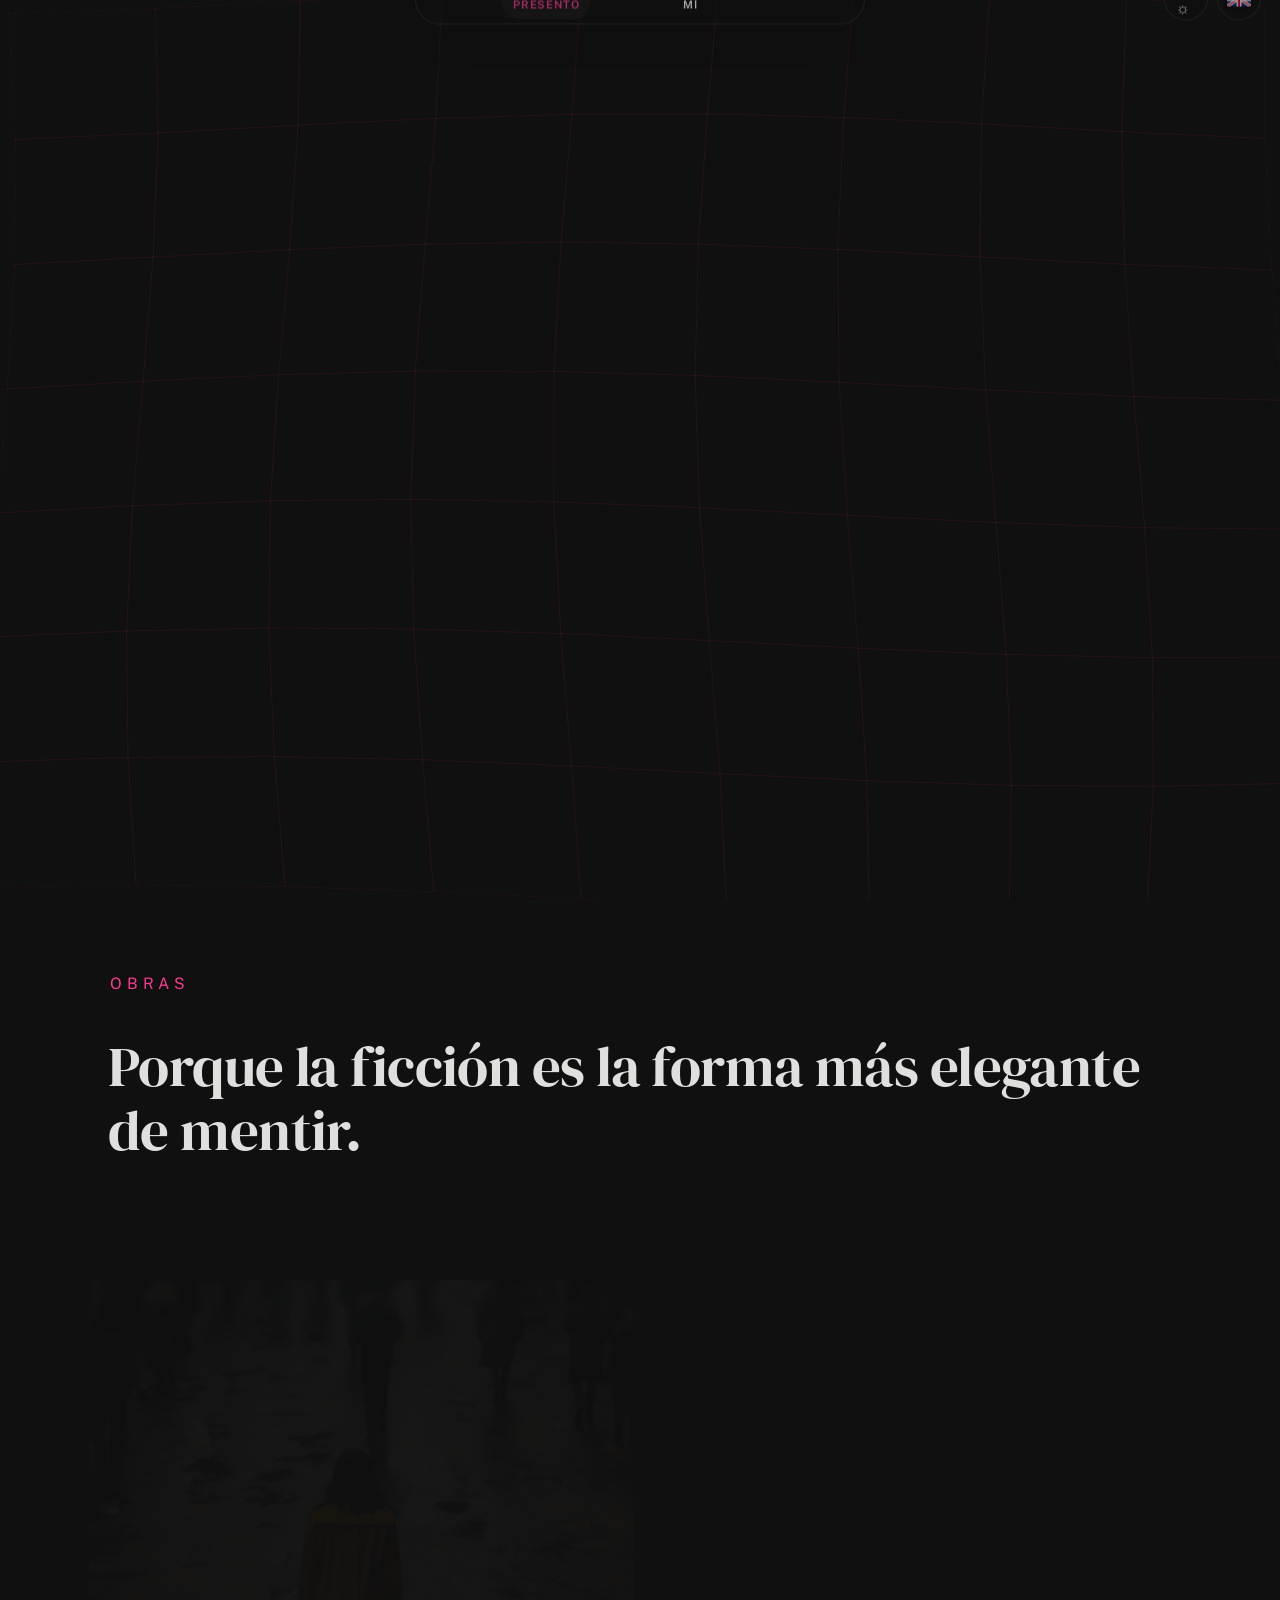
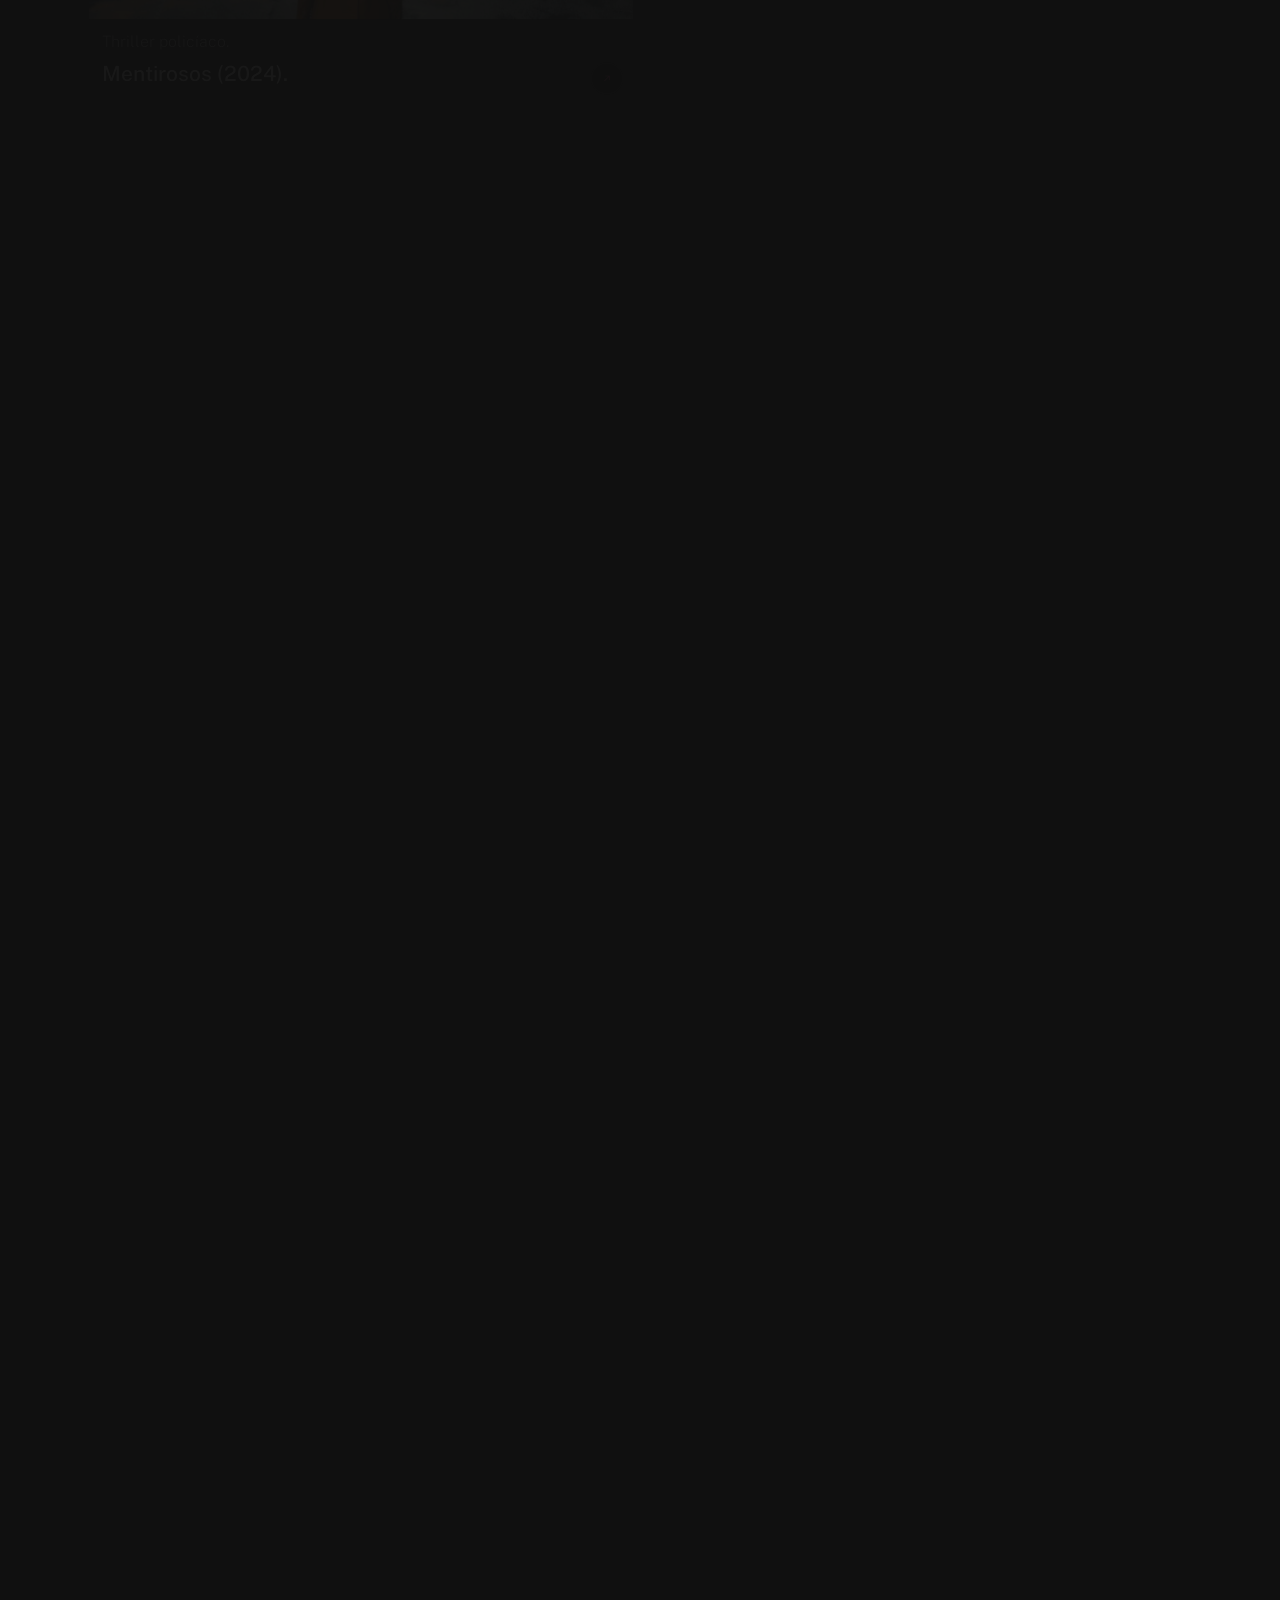
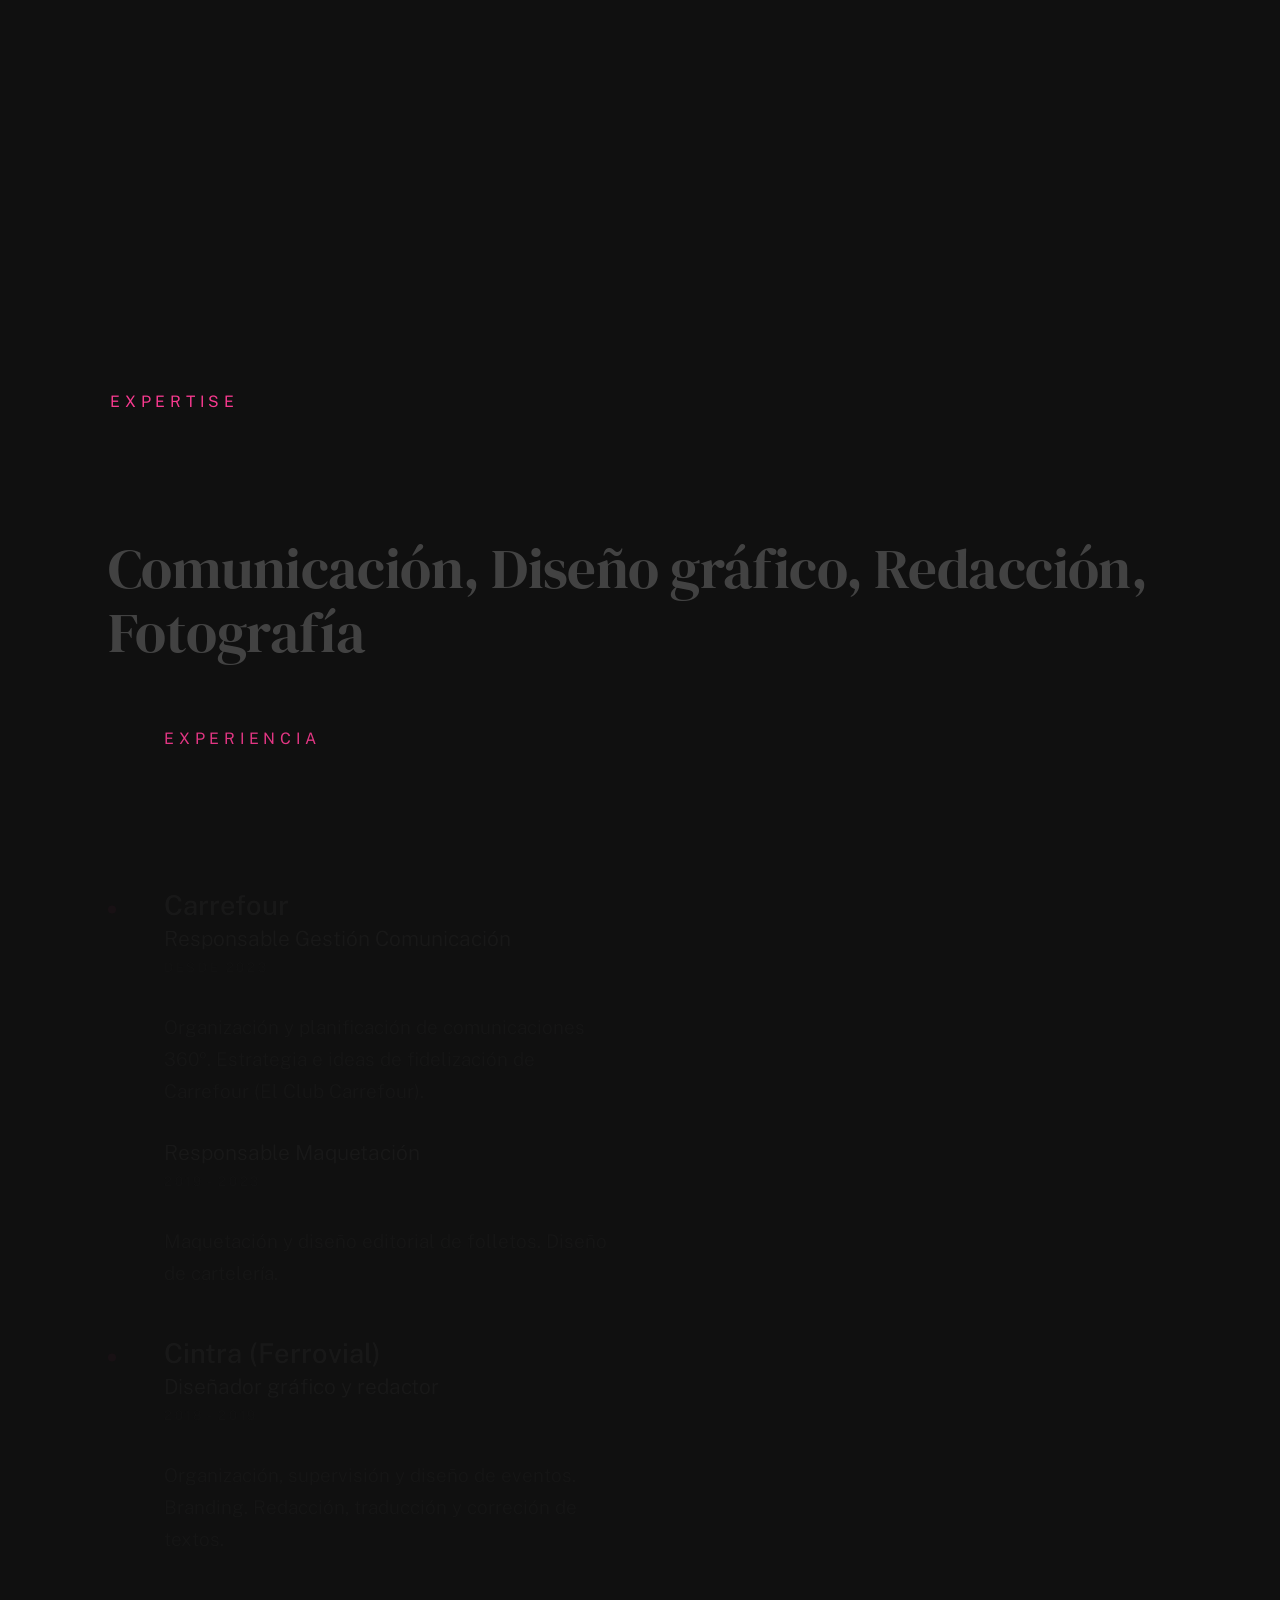
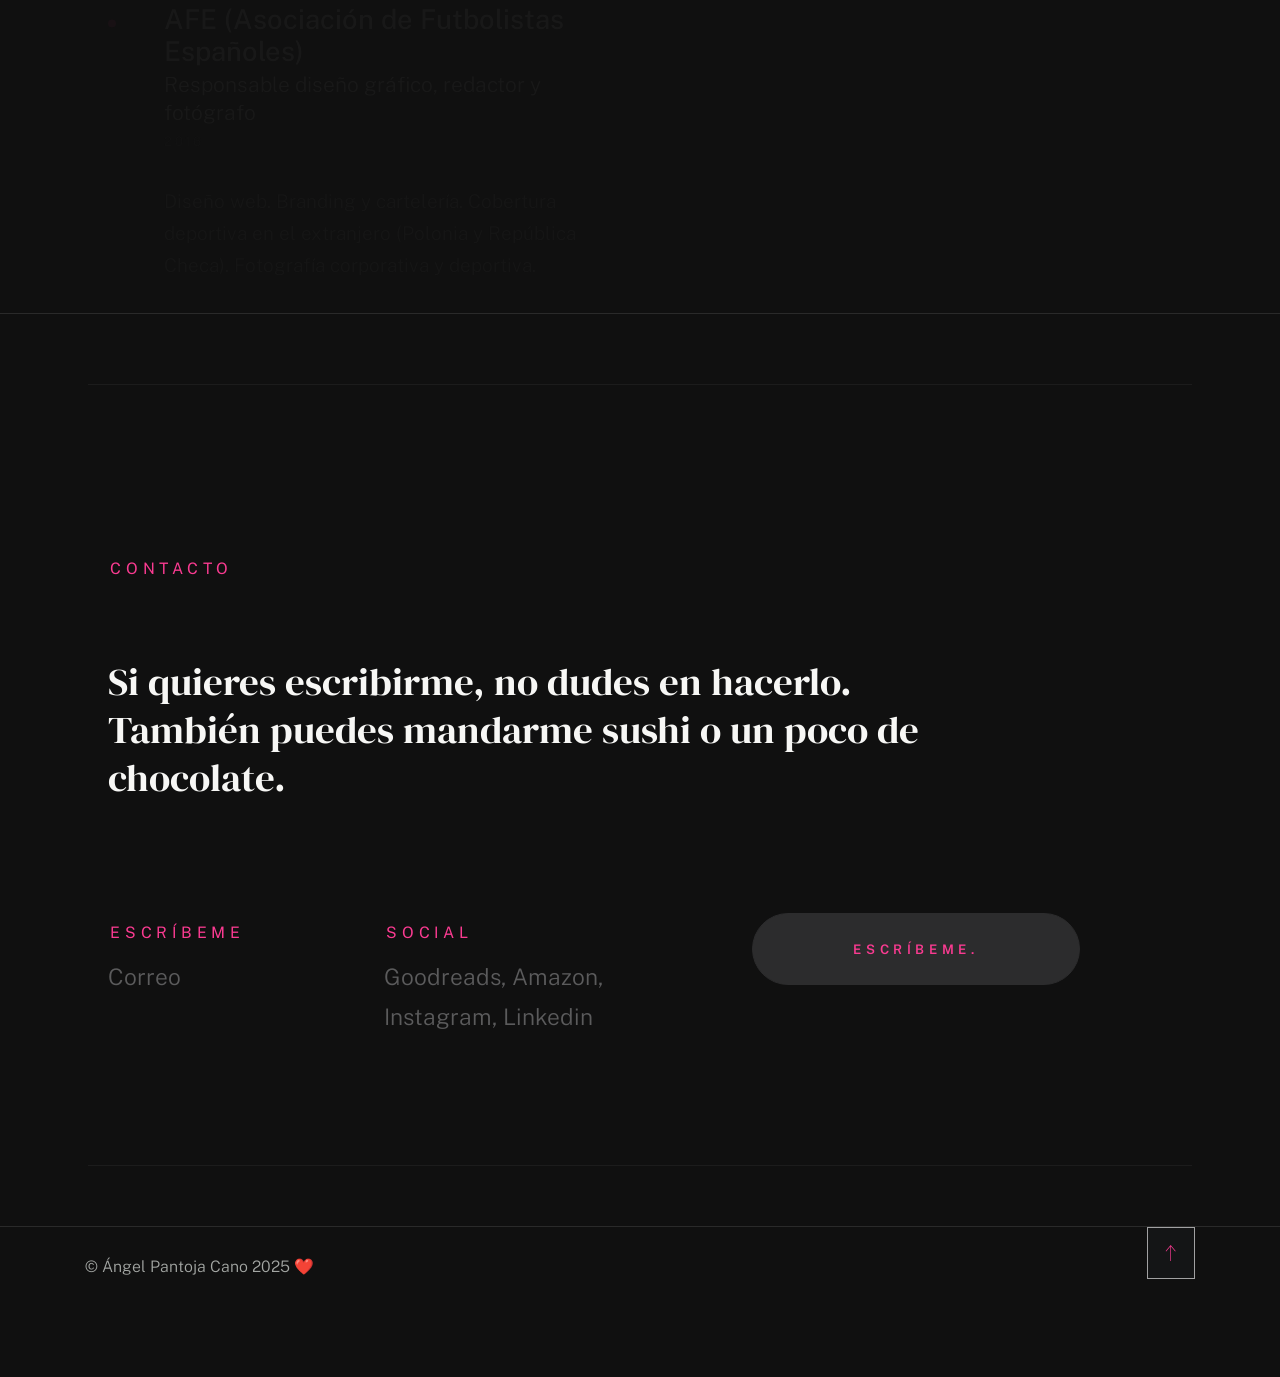
<file: index.html>
<!DOCTYPE html>
<html class="no-js ss-preload" lang="es">
<head>

    <!--- basic page needs
    ================================================== -->
    <meta charset="utf-8">
    <title>🦊 Ángel Pantoja Cano</title>
    <meta name="description" content="">
    <meta name="author" content="">

    <!-- mobile specific metas
    ================================================== -->
    <meta name="viewport" content="width=device-width, initial-scale=1">

    <!-- CSS
    ================================================== -->
    <link rel="stylesheet" href="css/vendor.css">
    <link rel="stylesheet" href="css/styles.css">
    <link rel="stylesheet" href="css/redesign.css">

    <!-- favicons
    ================================================== -->
    <link rel="apple-touch-icon" sizes="180x180" href="apple-touch-icon.png">
    <link rel="icon" type="image/png" sizes="32x32" href="favicon-32x32.png">
    <link rel="icon" type="image/png" sizes="16x16" href="favicon-16x16.png">
    <link rel="manifest" href="site.webmanifest">

</head>

<body id="top" class="theme-dark">


    <!-- # preloader
    ================================================== -->
    <div id="preloader">
        <div id="loader">
        </div>
    </div>


    <!-- # page wrap
    ================================================== -->
    <div class="s-pagewrap">

        <canvas class="creative-canvas" aria-hidden="true"></canvas>

        <div class="circles">
            <span></span>
            <span></span>
            <span></span>
            <span></span>
            <span></span>
        </div>


        <!-- ## site header 
        ================================================== -->
        <header class="s-header">

            <div class="header-mobile">
                <span class="mobile-home-link"><a href="index.html">Ángel Pantoja Cano 👇</a></span>
                <a class="mobile-menu-toggle" href="#0"><span>Menu</span></a>
            </div>

            <div class="row wide main-nav-wrap">
                <nav class="column lg-12 main-nav">
                    <ul>
                        <li><a href="index.html" class="home-link">Ángel.</a></li>
                        <li class="current"><a href="#intro" class="smoothscroll">Me presento</a></li>
                        <li><a href="#works" class="smoothscroll">Obras</a></li>
                        <li><a href="#about" class="smoothscroll">Sobre mí</a></li>
                        <li><a href="#contact" class="smoothscroll">¿Hablamos?</a></li>
                    </ul>
                </nav>
            </div>

            <div class="site-controls" aria-label="Preferencias de la web">
                <button class="control-button theme-toggle" type="button" aria-label="Cambiar a modo claro" title="Cambiar tema">
                    <span aria-hidden="true">☼</span>
                </button>
                <button class="control-button language-toggle" type="button" aria-label="Switch to English" title="Switch to English">
                    <span aria-hidden="true">🇬🇧</span>
                </button>
            </div>

        </header> <!-- end s-header -->


        <!-- ## main content
        ==================================================- -->
        <main class="s-content">


            <!-- ### intro
            ================================================== -->
            <section id="intro" class="s-intro target-section">

                <div class="row intro-content wide">

                    <div class="column">
                        <div>
                            <!--class="text-pretitle with-line"-->
                            <h1 class="text-huge-title">Ángel Pantoja Cano</h1>
                            <!--<h1>Ángel <br>Pantoja <br>Cano</h1>-->
                            <h4 class="text-pretitle with-line">ESCRITOR | DISEÑADOR | PERIODISTA</h4>
                        </div>

                            <!--<h1 class="text-huge-title">
                            Me equivoqué de pastilla <br> 
                            y aún sigo <br>
                            en Matrix.
                        </h1>
                    </div>-->

                    <!--#### ------TEXTO GIRAO DE RRSS------------->
                    <!--<ul class="intro-social">
                        <li><a href="#0">Me equivoqué de pastilla y sigo en Matrix</a></li>
                        <li><a href="#0">Familia</a></li>
                        <li><a href="#0">Mentirosos</a></li>
                        <li><a href="#0">La fórmula de la muerte</a></li>
                    </ul>-->

                </div> <!-- end intro content -->

                <a href="#about" class="intro-scrolldown smoothscroll">
                    <svg width="24" height="24" viewBox="0 0 24 24" xmlns="http://www.w3.org/2000/svg" fill-rule="evenodd" clip-rule="evenodd"><path d="M11 21.883l-6.235-7.527-.765.644 7.521 9 7.479-9-.764-.645-6.236 7.529v-21.884h-1v21.883z"/></svg>
                </a>

            </section> <!-- end s-intro -->


            


            <!-- ### works
            ================================================== -->
            <section id="works" class="s-works target-section">


                <div class="row works-portfolio">

                    <div class="column lg-12" data-animate-block>

                        <h2 class="text-pretitle" data-animate-el>
                            Obras
                        </h2>
                        <p class="h1" data-animate-el>
                            Porque la ficción es la forma más elegante de mentir.
                        </p>
    
                        <ul class="folio-list row block-lg-one-half block-stack-on-1000">

                            <li class="folio-list__item column" data-animate-el>
                                <a class="folio-list__item-link" href="#modal-01">
                                    <div class="folio-list__item-pic">
                                        <img src="images/portfolio/mentirosos_portada.jpg"
                                             srcset="images/portfolio/mentirosos_portada.jpg 1x, images/portfolio/mentirosos_portada@2x.jpg 2x"  alt="Mentirosos">
                                    </div>
                                    
                                    <div class="folio-list__item-text">
                                        <div class="folio-list__item-cat">
                                            Thriller policíaco.
                                        </div>
                                        <div class="folio-list__item-title">
                                            Mentirosos (2024).
                                        </div>
                                    </div>
                                </a>
                                <a class="folio-list__proj-link" href="https://www.casadellibro.com/libro-mentirosos/9788410111714/16319111?srsltid=AfmBOoraOjQNjaKNPqtCNNeYYLUNr3y0KiXDm1R8rC7uCyMuIuBrEgr9" title="Ver más">
                                    <svg width="15" height="15" viewBox="0 0 15 15" fill="none" xmlns="http://www.w3.org/2000/svg"><path d="M8.14645 3.14645C8.34171 2.95118 8.65829 2.95118 8.85355 3.14645L12.8536 7.14645C13.0488 7.34171 13.0488 7.65829 12.8536 7.85355L8.85355 11.8536C8.65829 12.0488 8.34171 12.0488 8.14645 11.8536C7.95118 11.6583 7.95118 11.3417 8.14645 11.1464L11.2929 8H2.5C2.22386 8 2 7.77614 2 7.5C2 7.22386 2.22386 7 2.5 7H11.2929L8.14645 3.85355C7.95118 3.65829 7.95118 3.34171 8.14645 3.14645Z" fill="currentColor" fill-rule="evenodd" clip-rule="evenodd"></path></svg>
                                </a>
                            </li> <!--end folio-list__item -->

                            <li class="folio-list__item column" data-animate-el>
                                <a class="folio-list__item-link" href="#modal-02">
                                    <div class="folio-list__item-pic">
                                        <img src="images/portfolio/familia_portada_normal.webp" 
                                             srcset="images/portfolio/familia_portada_normal.webp 1x, images/portfolio/familia_portada@2x.webp 2x" alt="">
                                    </div>
                                    
                                    <div class="folio-list__item-text">
                                        <div class="folio-list__item-cat">
                                            Thriller psicológico
                                        </div>
                                        <div class="folio-list__item-title">
                                            Familia (2021)
                                        </div>
                                    </div>
                                </a>
                                <a class="folio-list__proj-link" href="https://www.amazon.es/Familia-Ángel-Pantoja-Cano/dp/B09CKP1HNW/ref=tmm_pap_swatch_0" title="Ver más">
                                    <svg width="15" height="15" viewBox="0 0 15 15" fill="none" xmlns="http://www.w3.org/2000/svg"><path d="M8.14645 3.14645C8.34171 2.95118 8.65829 2.95118 8.85355 3.14645L12.8536 7.14645C13.0488 7.34171 13.0488 7.65829 12.8536 7.85355L8.85355 11.8536C8.65829 12.0488 8.34171 12.0488 8.14645 11.8536C7.95118 11.6583 7.95118 11.3417 8.14645 11.1464L11.2929 8H2.5C2.22386 8 2 7.77614 2 7.5C2 7.22386 2.22386 7 2.5 7H11.2929L8.14645 3.85355C7.95118 3.65829 7.95118 3.34171 8.14645 3.14645Z" fill="currentColor" fill-rule="evenodd" clip-rule="evenodd"></path></svg>
                                </a>
                            </li> <!--end folio-list__item -->

                            <li class="folio-list__item column" data-animate-el>
                                <a class="folio-list__item-link" href="#modal-03">
                                    <div class="folio-list__item-pic">
                                        <img src="images/portfolio/laformula_portada.webp" 
                                             srcset="images/portfolio/laformula_portada.webp 1x, images/portfolio/laformula_portada@2x.webp 2x" alt="">
                                    </div>
                                    
                                    <div class="folio-list__item-text">
                                        <div class="folio-list__item-cat">
                                            Relatos.
                                        </div>
                                        <div class="folio-list__item-title">
                                            La fórmula de la muerte (2020)
                                        </div>
                                    </div>
                                </a>
                                <a class="folio-list__proj-link" href="https://www.amazon.es/fórmula-muerte-Ángel-Pantoja-Cano/dp/B08RB5ZGLT/ref=tmm_pap_swatch_0" title="Ver más">
                                    <svg width="15" height="15" viewBox="0 0 15 15" fill="none" xmlns="http://www.w3.org/2000/svg"><path d="M8.14645 3.14645C8.34171 2.95118 8.65829 2.95118 8.85355 3.14645L12.8536 7.14645C13.0488 7.34171 13.0488 7.65829 12.8536 7.85355L8.85355 11.8536C8.65829 12.0488 8.34171 12.0488 8.14645 11.8536C7.95118 11.6583 7.95118 11.3417 8.14645 11.1464L11.2929 8H2.5C2.22386 8 2 7.77614 2 7.5C2 7.22386 2.22386 7 2.5 7H11.2929L8.14645 3.85355C7.95118 3.65829 7.95118 3.34171 8.14645 3.14645Z" fill="currentColor" fill-rule="evenodd" clip-rule="evenodd"></path></svg>
                                </a>
                            </li> <!--end folio-list__item -->

                            <li class="folio-list__item column" data-animate-el>
                                <a class="folio-list__item-link" href="#modal-04">
                                    <div class="folio-list__item-pic">
                                        <img src="images/portfolio/sidespiertas_portada.webp"
                                             srcset="images/portfolio/sidespiertas_portada.webp 1x, images/portfolio/sidespiertas_portada@2x.webp 2x" alt="">
                                    </div>
                                    
                                    <div class="folio-list__item-text">
                                        <div class="folio-list__item-cat">
                                            Thriller | Terror.
                                        </div>
                                        <div class="folio-list__item-title">
                                            Si despiertas a la bestia (2020)
                                        </div>
                                    </div>
                                </a>
                                <a class="folio-list__proj-link" href="https://www.amazon.es/despiertas-bestia-Ángel-Pantoja-Cano/dp/B08GVGC9DR/ref=tmm_pap_swatch_0" title="Ver más">
                                    <svg width="15" height="15" viewBox="0 0 15 15" fill="none" xmlns="http://www.w3.org/2000/svg"><path d="M8.14645 3.14645C8.34171 2.95118 8.65829 2.95118 8.85355 3.14645L12.8536 7.14645C13.0488 7.34171 13.0488 7.65829 12.8536 7.85355L8.85355 11.8536C8.65829 12.0488 8.34171 12.0488 8.14645 11.8536C7.95118 11.6583 7.95118 11.3417 8.14645 11.1464L11.2929 8H2.5C2.22386 8 2 7.77614 2 7.5C2 7.22386 2.22386 7 2.5 7H11.2929L8.14645 3.85355C7.95118 3.65829 7.95118 3.34171 8.14645 3.14645Z" fill="currentColor" fill-rule="evenodd" clip-rule="evenodd"></path></svg>
                                </a>
                            </li> <!--end folio-list__item -->

                            <!--<li class="folio-list__item column" data-animate-el>
                                <a class="folio-list__item-link" href="#modal-05">
                                    <div class="folio-list__item-pic">
                                        <img src="images/portfolio/sanddunes.jpg" 
                                             srcset="images/portfolio/sanddunes.jpg 1x, images/portfolio/sanddunes@2x.jpg 2x" alt="">
                                    </div>
                                    
                                    <div class="folio-list__item-text">
                                        <div class="folio-list__item-cat">
                                            Illustration
                                        </div>
                                        <div class="folio-list__item-title">
                                            Sand Dunes.
                                        </div>
                                    </div>
                                </a>
                                <a class="folio-list__proj-link" href="#" title="project link">
                                    <svg width="15" height="15" viewBox="0 0 15 15" fill="none" xmlns="http://www.w3.org/2000/svg"><path d="M8.14645 3.14645C8.34171 2.95118 8.65829 2.95118 8.85355 3.14645L12.8536 7.14645C13.0488 7.34171 13.0488 7.65829 12.8536 7.85355L8.85355 11.8536C8.65829 12.0488 8.34171 12.0488 8.14645 11.8536C7.95118 11.6583 7.95118 11.3417 8.14645 11.1464L11.2929 8H2.5C2.22386 8 2 7.77614 2 7.5C2 7.22386 2.22386 7 2.5 7H11.2929L8.14645 3.85355C7.95118 3.65829 7.95118 3.34171 8.14645 3.14645Z" fill="currentColor" fill-rule="evenodd" clip-rule="evenodd"></path></svg>
                                </a>
                            </li>--> <!--end folio-list__item -->

                            <!--<li class="folio-list__item column" data-animate-el>
                                <a class="folio-list__item-link" href="#modal-06">
                                    <div class="folio-list__item-pic">
                                        <img src="images/portfolio/minimalismo.jpg" 
                                             srcset="images/portfolio/minimalismo.jpg 1x, images/portfolio/minimalismo@2x.jpg 2x" alt="">
                                    </div>
                                    
                                    <div class="folio-list__item-text">
                                        <div class="folio-list__item-cat">
                                            Branding
                                        </div>
                                        <div class="folio-list__item-title">
                                            Minimalismo.
                                        </div>
                                    </div>
                                </a>
                                <a class="folio-list__proj-link" href="#" title="project link">
                                    <svg width="15" height="15" viewBox="0 0 15 15" fill="none" xmlns="http://www.w3.org/2000/svg"><path d="M8.14645 3.14645C8.34171 2.95118 8.65829 2.95118 8.85355 3.14645L12.8536 7.14645C13.0488 7.34171 13.0488 7.65829 12.8536 7.85355L8.85355 11.8536C8.65829 12.0488 8.34171 12.0488 8.14645 11.8536C7.95118 11.6583 7.95118 11.3417 8.14645 11.1464L11.2929 8H2.5C2.22386 8 2 7.77614 2 7.5C2 7.22386 2.22386 7 2.5 7H11.2929L8.14645 3.85355C7.95118 3.65829 7.95118 3.34171 8.14645 3.14645Z" fill="currentColor" fill-rule="evenodd" clip-rule="evenodd"></path></svg>
                                </a>
                            </li>--> <!--end folio-list__item -->

                        </ul> <!-- end folio-list -->

                    </div> <!-- end column -->


                    <!-- Modal Templates Popup
                    -------------------------------------------- -->
                    <div id="modal-01" hidden>
                        <div class="modal-popup">
                            <img src="images/portfolio/mentirosos_portada_dieci.jpg" alt="">
                
                            <div class="modal-popup__desc">
                                <h5>Mentirosos (2024)</h5>
                                <p>Thriller policíaco. Acompaña a la inspectora Aura Vega en una historia en dos tiempos, conectados por una trama de asesinatos.</p>
                                <ul class="modal-popup__cat">
                                    <li>Policíaco</li>
                                    <li>Thriller</li>
                                </ul>
                            </div>
                
                            <a href="https://www.casadellibro.com/libro-mentirosos/9788410111714/16319111?srsltid=AfmBOoraOjQNjaKNPqtCNNeYYLUNr3y0KiXDm1R8rC7uCyMuIuBrEgr9" class="modal-popup__details">Ver más</a>
                        </div>
                    </div> <!-- end modal -->

                    <div id="modal-02" hidden>
                        <div class="modal-popup">
                            <img src="images/portfolio/familia_portada_dieci.webp" alt="">
                
                            <div class="modal-popup__desc">
                                <h5>Familia (2021)</h5>
                                <p>Thriller psicológico. Laia despierta de un coma sin recuerdos. Y sin saber que nadie puede volver a la vida sin consecuencias.</p>
                                <ul class="modal-popup__cat">
                                    <li>Psicológico</li>
                                    <li>Thriller</li>
                                </ul>
                            </div>
                
                            <a href="https://www.amazon.es/Familia-Ángel-Pantoja-Cano/dp/B09CKP1HNW/ref=tmm_pap_swatch_0" class="modal-popup__details">Ver más</a>
                        </div>
                    </div> <!-- end modal -->

                    <div id="modal-03" hidden>
                        <div class="modal-popup">
                            <img src="images/portfolio/laformula_portada_dieci.jpg" alt="">
                
                            <div class="modal-popup__desc">
                                <h5>La fórmula de la muerte (2023)</h5>
                                <p>Relatos de thriller, humor y terror, conectados por la eterna pregunta y los miedos más humanos.</p>
                                <ul class="modal-popup__cat">
                                    <li>Relatos</li>
                                    <li>Terror</li>
                                    <li>Humor</li>
                                    <li>Thriller</li>
                                </ul>
                            </div>
                
                            <a href="https://www.amazon.es/fórmula-muerte-Ángel-Pantoja-Cano/dp/B08RB5ZGLT/ref=tmm_pap_swatch_0" class="modal-popup__details">Ver más</a>
                        </div>
                    </div> <!-- end modal -->

                    <div id="modal-04" hidden>
                        <div class="modal-popup">
                            <img src="images/portfolio/sidespiertas_portada_dieci.jpg" alt="">
                
                            <div class="modal-popup__desc">
                                <h5>Si despiertas a la bestia (2020)</h5>
                                <p>Thriller | Terror. Fábula de héroes y villanos en un pueblo sepultado por la corrupción, en el que un artista torturado luchará por entender la verdad</p>
                                <ul class="modal-popup__cat">
                                    <li>Terror</li>
                                    <li>Thriller</li>
                                </ul>
                            </div>
                
                            <a href="https://www.amazon.es/despiertas-bestia-Ángel-Pantoja-Cano/dp/B08GVGC9DR/ref=tmm_pap_swatch_0" class="modal-popup__details">Ver más</a>
                        </div>
                    </div> <!-- end modal -->

                    <!--<div id="modal-05" hidden>
                        <div class="modal-popup">

                            <img src="images/portfolio/gallery/g-sanddunes.jpg" alt="">
                
                            <div class="modal-popup__desc">
                                <h5>Sand Dunes</h5>
                                <p>Proin gravida nibh vel velit auctor aliquet. Aenean sollicitudin, lorem quis bibendum auctor, nisi elit consequat ipsum, nec sagittis sem nibh id elit.</p>
                                <ul class="modal-popup__cat">
                                    <li>Illustration</li>
                                </ul>
                            </div>
                
                            <a href="https://www.behance.net/" class="modal-popup__details">Project link</a>
                        </div>
                    </div>--> <!-- end modal -->

                    <!--<div id="modal-06" hidden>
                        <div class="modal-popup">
                            <img src="images/portfolio/gallery/g-minimalismo.jpg" alt="">
                
                            <div class="modal-popup__desc">
                                <h5>Minimalismo</h5>
                                <p>Quisquam vel libero consequuntur autem voluptas. Qui aut vero. Omnis fugit mollitia cupiditate voluptas. Aenean sollicitudin, lorem quis bibendum auctor.</p>
                                <ul class="modal-popup__cat">
                                    <li>Branding</li>
                                    <li>Product Design</li>
                                </ul>
                            </div>
                
                            <a href="https://www.behance.net/" class="modal-popup__details">Project link</a>
                        </div>
                    </div>--> <!-- end modal -->

                </div> <!-- end works-portfolio -->


                <div class="row testimonials">
                    <div class="column lg-12" data-animate-block>
        
                        <div class="swiper-container testimonial-slider" data-animate-el>
        
                            <div class="swiper-wrapper">

                                <div class="testimonial-slider__slide swiper-slide">
                                    <div class="testimonial-slider__author">
                                        <img src="images/portfolio/familia_portada_normal.webp" alt="Author image" class="testimonial-slider__avatar">
                                        <cite class="testimonial-slider__cite">
                                            <strong>FAMILIA</strong>
                                            <span>Amazon: 4,8/5 | Goodreads: 4,8</span>
                                        </cite>
                                    </div>
                                    <p>
                                    "Me ha tenido con el corazón encogido [...] No dejes de leerla."
                                    </p>
                                </div> <!-- end testimonial-slider__slide -->
                
                                <div class="testimonial-slider__slide swiper-slide">
                                    <div class="testimonial-slider__author">
                                        <img src="images/portfolio/sidespiertas_portada.webp" alt="Author image" class="testimonial-slider__avatar">
                                        <cite class="testimonial-slider__cite">
                                            <strong>SI DESPIERTAS A LA BESTIA</strong>
                                            <span>Amazon: 4,8/5 | Goodreads: 4,27</span>
                                        </cite>
                                    </div>
                                    <p>
                                    "Una de las mejores novelas de terror que he leído de un autor nacional."
                                    </p>
                                </div> <!-- end testimonial-slider__slide -->

                                 <div class="testimonial-slider__slide swiper-slide">
                                    <div class="testimonial-slider__author">
                                        <img src="images/portfolio/mentirosos_portada.jpg" alt="Author image" class="testimonial-slider__avatar">
                                        <cite class="testimonial-slider__cite">
                                            <strong>MENTIROSOS</strong>
                                            <span>Amazon: 5/5 | Goodreads: 4,40</span>
                                        </cite>
                                    </div>
                                    <p>
                                    "100% recomendado para fanáticos del suspense."
                                    </p>
                                </div> <!-- end testimonial-slider__slide -->
                
                                <div class="testimonial-slider__slide swiper-slide">
                                    <div class="testimonial-slider__author">
                                        <img src="images/portfolio/laformula_portada.webp" alt="Author image" class="testimonial-slider__avatar">
                                        <cite class="testimonial-slider__cite">
                                            <strong>LA FÓRMULA DE LA MUERTE</strong>
                                            <span>Amazon: 4,3/5 | Goodreads: 4,6</span>
                                        </cite>
                                    </div>
                                    <p>
                                    "Ágil, dinámico [...] Una prosa rítmica, ingeniosa y equilibrada."
                                    </p>
                                </div> <!-- end testimonial-slider__slide -->
        
                                           
                            </div> <!-- end swiper-wrapper -->
        
                            <div class="swiper-pagination"></div>
        
                        </div> <!-- end swiper-container -->
        
                    </div> <!-- end column -->
                </div> <!-- end row testimonials -->

            </section> <!-- end s-works -->


            <!-- ### about
            ================================================== -->
            <section id="about" class="s-about target-section">


                <div class="row about-info wide" data-animate-block>

                    <div class="column lg-6 md-12 about-info__pic-block">
                        <img src="images/portfolio/lemoi.jpg" 
                             srcset="images/portfolio/lemoi.jpg 1x, images/portfolio/lemoi.jpg 2x" alt="" class="about-info__pic" data-animate-el>
                    </div>

                    <div class="column lg-6 md-12">
                        <div class="about-info__text" >

                            <h2 class="text-pretitle with-line" data-animate-el>
                                Sobre mí
                            </h2>
                            <p class="attention-getter" data-animate-el>
                                Escritor, periodista y diseñador gráfico. 
                                Me equivoqué de pastilla y sigo en Matrix.

                            </p>
                            <a href="https://www.20minutos.es/noticia/5642305/0/angel-pantoja-autor-mentirosos-me-gusta-desafiar-al-lector-a-que-averigue-quien-esta-detras-de-todo" class="btn btn--medium u-fullwidth" data-animate-el>Sobre mi último trabajo</a>

                        </div>
                    </div>
                </div> <!-- about-info -->


                <div class="row about-expertise" data-animate-block>
                    <div class="column lg-12">

                        <h2 class="text-pretitle" data-animate-el>Expertise</h2>

                        <ul class="skills-list h1" data-animate-el>
                            <li>Comunicación</li>
                            <li>Diseño gráfico</li>
                            <li>Redacción</li>
                            <li>Fotografía</li>
                        </ul>

                    </div>
                </div> <!-- end about-expertise -->


                <div class="row about-timelines" data-animate-block>

                    <div class="column lg-6 tab-12">

                        <h2 class="text-pretitle" data-animate-el>
                            Experiencia
                        </h2>

                        <div class="timeline" data-animate-el>

                            <div class="timeline__block">
                                <div class="timeline__bullet"></div>
                                <div class="timeline__header">
                                    <h4 class="timeline__title">Carrefour</h3>
                                    <h5 class="timeline__meta">Responsable Gestión Comunicación</h5>
                                    <p class="timeline__timeframe">Desde 2023</p>
                                </div>
                                <div class="timeline__desc">
                                    <p>Organización y planificación de comunicaciones 360º. Estrategia e ideas de fidelización de Carrefour (El Club Carrefour).</p>
                                </div>
                                    <h5 class="timeline__meta">Responsable Maquetación</h5>
                                    <p class="timeline__timeframe">2019 - 2023</p>
                                
                                    <div class="timeline__desc">
                                        <p>Maquetación y diseño editorial de folletos. Diseño de cartelería.</p>
                                    </div>
                            </div>
    
                            <div class="timeline__block">
                                <div class="timeline__bullet"></div>
                                <div class="timeline__header">
                                    <h4 class="timeline__title">Cintra (Ferrovial)</h4>
                                    <h5 class="timeline__meta">Diseñador gráfico y redactor</h5>
                                    <p class="timeline__timeframe">2018 - 2019</p>
                                </div>
                                <div class="timeline__desc">
                                    <p>Organización, supervisión y diseño de eventos. Branding. Redacción, traducción y correción de textos.</p>
                                </div>
                            </div>

                            <div class="timeline__block">
                                <div class="timeline__bullet"></div>
                                <div class="timeline__header">
                                    <h4 class="timeline__title">AFE (Asociación de Futbolistas Españoles)</h4>
                                    <h5 class="timeline__meta">Responsable diseño gráfico, redactor y fotógrafo</h5>
                                    <p class="timeline__timeframe">2016</p>
                                </div>
                                <div class="timeline__desc">
                                    <p>Diseño web. Branding y cartelería. Cobertura deportiva en el extranjero (Polonia y República Checa). Fotografía corporativa y deportiva.</p>
                                </div>
                            </div>
    
                        </div> <!-- end timeline -->

                    </div> <!-- end column -->

                    <div class="column lg-6 tab-12">

                        <h2 class="text-pretitle" data-animate-el>
                            Formación
                        </h2>

                        <div class="timeline" data-animate-el>

                            <div class="timeline__block">
                                <div class="timeline__bullet"></div>
                                <div class="timeline__header">
                                    <h4 class="timeline__title">Universidad Complutense (Madrid)</h3>
                                    <h5 class="timeline__meta">Periodismo</h5>
                                    <p class="timeline__timeframe">2011 - 2015</p>
                                </div>
                                <div class="timeline__desc">
                                    <p>Grado en Periodismo. Especialización en Ciencia y Cultura.</p>
                                </div>
                            </div>
    
                            <div class="timeline__block">
                                <div class="timeline__bullet"></div>
                                <div class="timeline__header">
                                    <h4 class="timeline__title">Universidad de Villanueva</h4>
                                    <h5 class="timeline__meta">Máster en Diseño Gráfico y Multimedia</h5>
                                    <p class="timeline__timeframe">2015- 2016</p>
                                </div>
                                <div class="timeline__desc">
                                    <p>Máster en Diseño Gráfico y Multimedia. Especialización en Diseño editorial.</p>
                                </div>
                            </div>
    
                        </div> <!-- end timeline -->
                        
                    </div> <!-- end column -->


                </div> <!-- end about-timelines -->

            </section> <!-- end s-about -->

            <!-- ### contact
            ================================================== -->
            <section id="contact" class="s-contact target-section">

                <div class="row contact-top">
                    <div class="column lg-12">
                        <h2 class="text-pretitle">
                            Contacto
                        </h2>

                        <p class="h2">
                            Si quieres escribirme, no dudes en hacerlo.
                            También puedes mandarme sushi 
                            o un poco de chocolate.
                        </p>
                    </div>
                </div> <!-- end contact-top -->

                <div class="row contact-bottom">
                    <div class="column lg-3 md-5 tab-6 stack-on-550 contact-block">
                        <h3 class="text-pretitle">Escríbeme</h3>
                        <p class="contact-links">
                            <a href="mailto:angelpantojacano@gmail.com" class="mailtoui"> Correo</a> <br>
                            <!--<a href="tel:+1975432345">+197 543 2345</a>-->
                        </p>
                    </div>
                    <div class="column lg-4 md-5 tab-6 stack-on-550 contact-block">
                        <h3 class="text-pretitle">Social</h3>
                        <ul class="contact-social">
                            <li><a href="https://www.goodreads.com/author/list/20699056._ngel_Pantoja_Cano">Goodreads</a></li>
                            <li><a href="https://www.amazon.es/stores/author/B08J3WBDS3">Amazon</a></li>
                            <li><a href="https://www.instagram.com/angelpcano/?hl=es">Instagram</a></li>
                            <li><a href="https://www.linkedin.com/in/angelpantojacano">Linkedin</a></li>
                            
                            
                        </ul>
                    </div>
                    <div class="column lg-4 md-12 contact-block">
                        <a href="mailto:angelpantojacano@gmail.com" class="mailtoui btn btn--medium u-fullwidth contact-btn">Escríbeme.</a>
                    </div>
                </div> <!-- end contact-bottom -->

            </section> <!-- end contact -->

        </main> <!-- end s-content -->


        <!-- ## footer
        ================================================== -->
        <footer class="s-footer">

            <div class="row">
                <div class="column ss-copyright">
                    <span>© Ángel Pantoja Cano 2025 ❤️</span> 
                    <!--<span>Design by <a href="https://www.styleshout.com/">StyleShout</a> Distribution By <a href="https://themewagon.com">Themewagon</a></span>-->
                </div>

                <div class="ss-go-top">
                    <a class="smoothscroll" title="Back to Top" href="#top">
                        <svg xmlns="http://www.w3.org/2000/svg" viewBox="0 0 24 24" fill-rule="evenodd" clip-rule="evenodd"><path d="M11 2.206l-6.235 7.528-.765-.645 7.521-9 7.479 9-.764.646-6.236-7.53v21.884h-1v-21.883z"/></svg>
                    </a>
                </div>
            </div>

        </footer> <!-- end s-footer -->

    </div> <!-- end -s-pagewrap -->


    <!-- Java Script
    ================================================== -->
    <script src="js/plugins.js"></script>
    <script src="js/redesign.js"></script>
    <script src="js/main.js"></script>

</body>
</html>
</file>
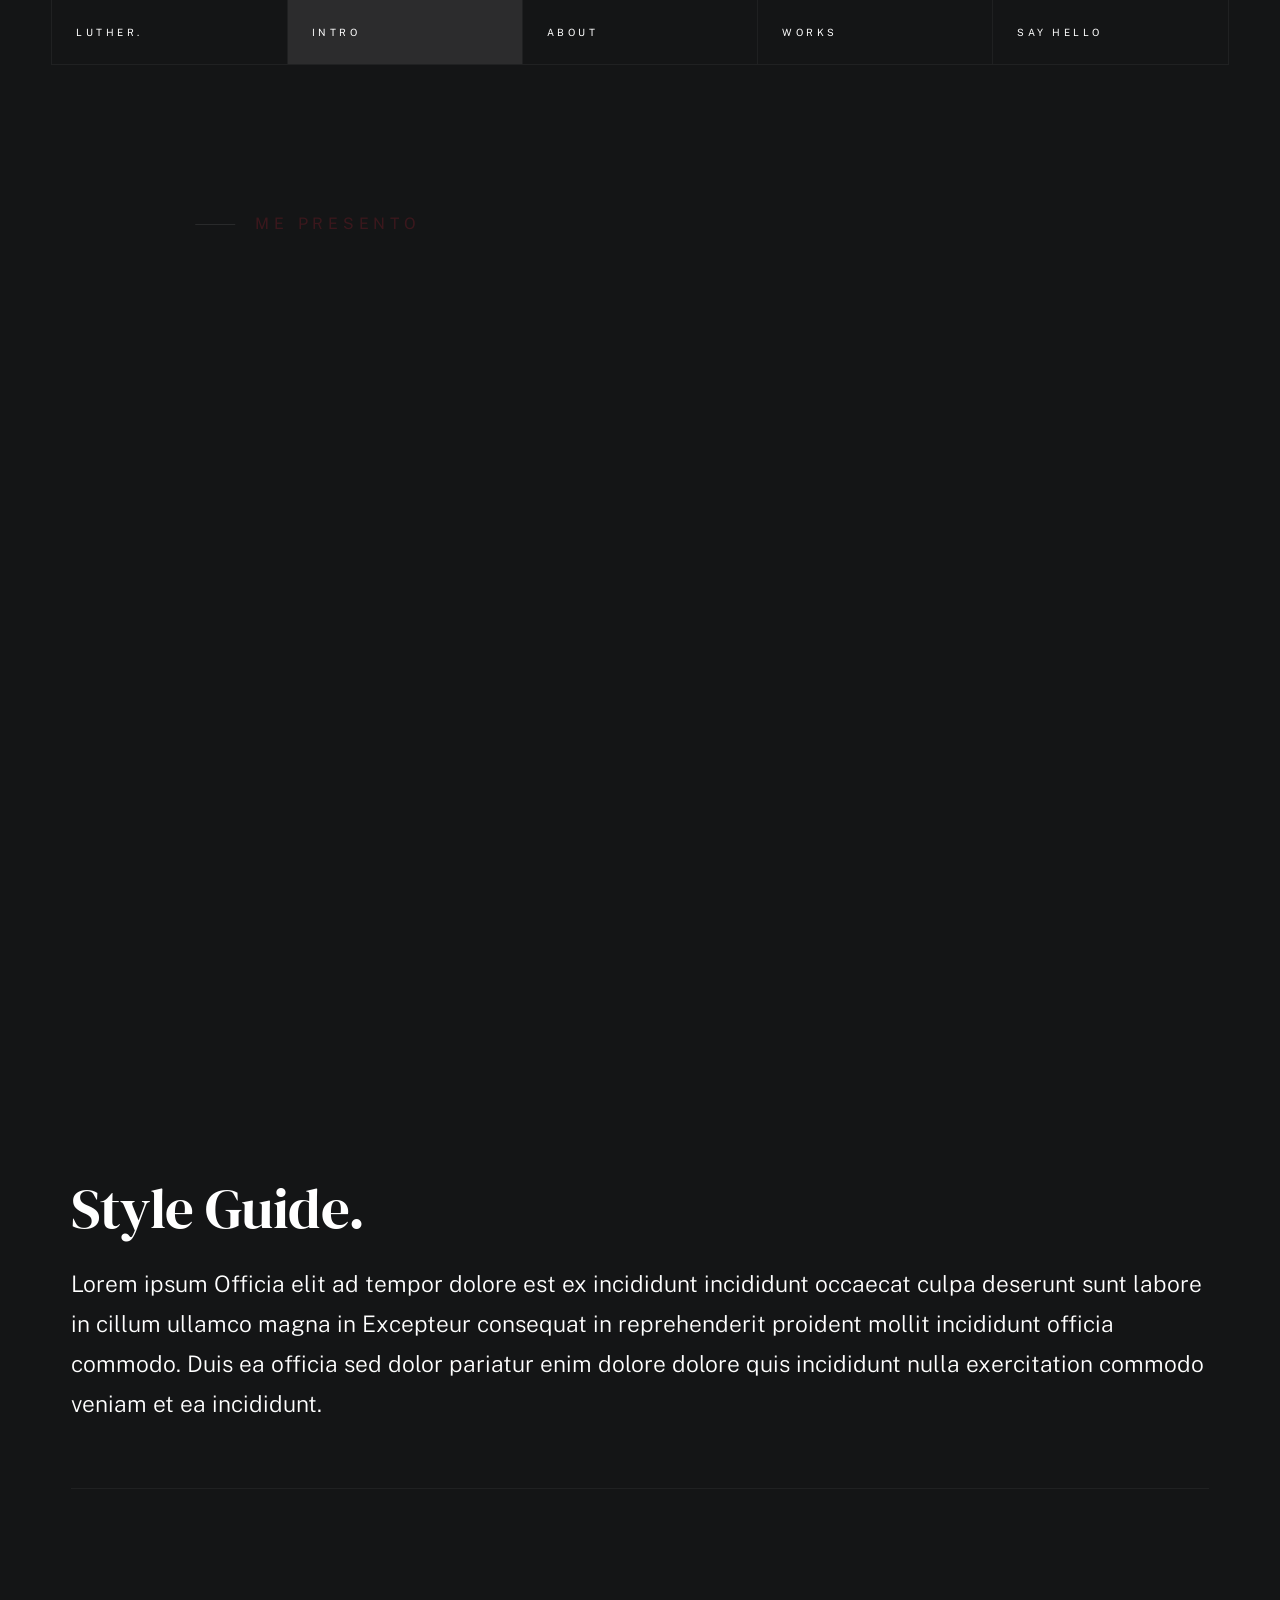
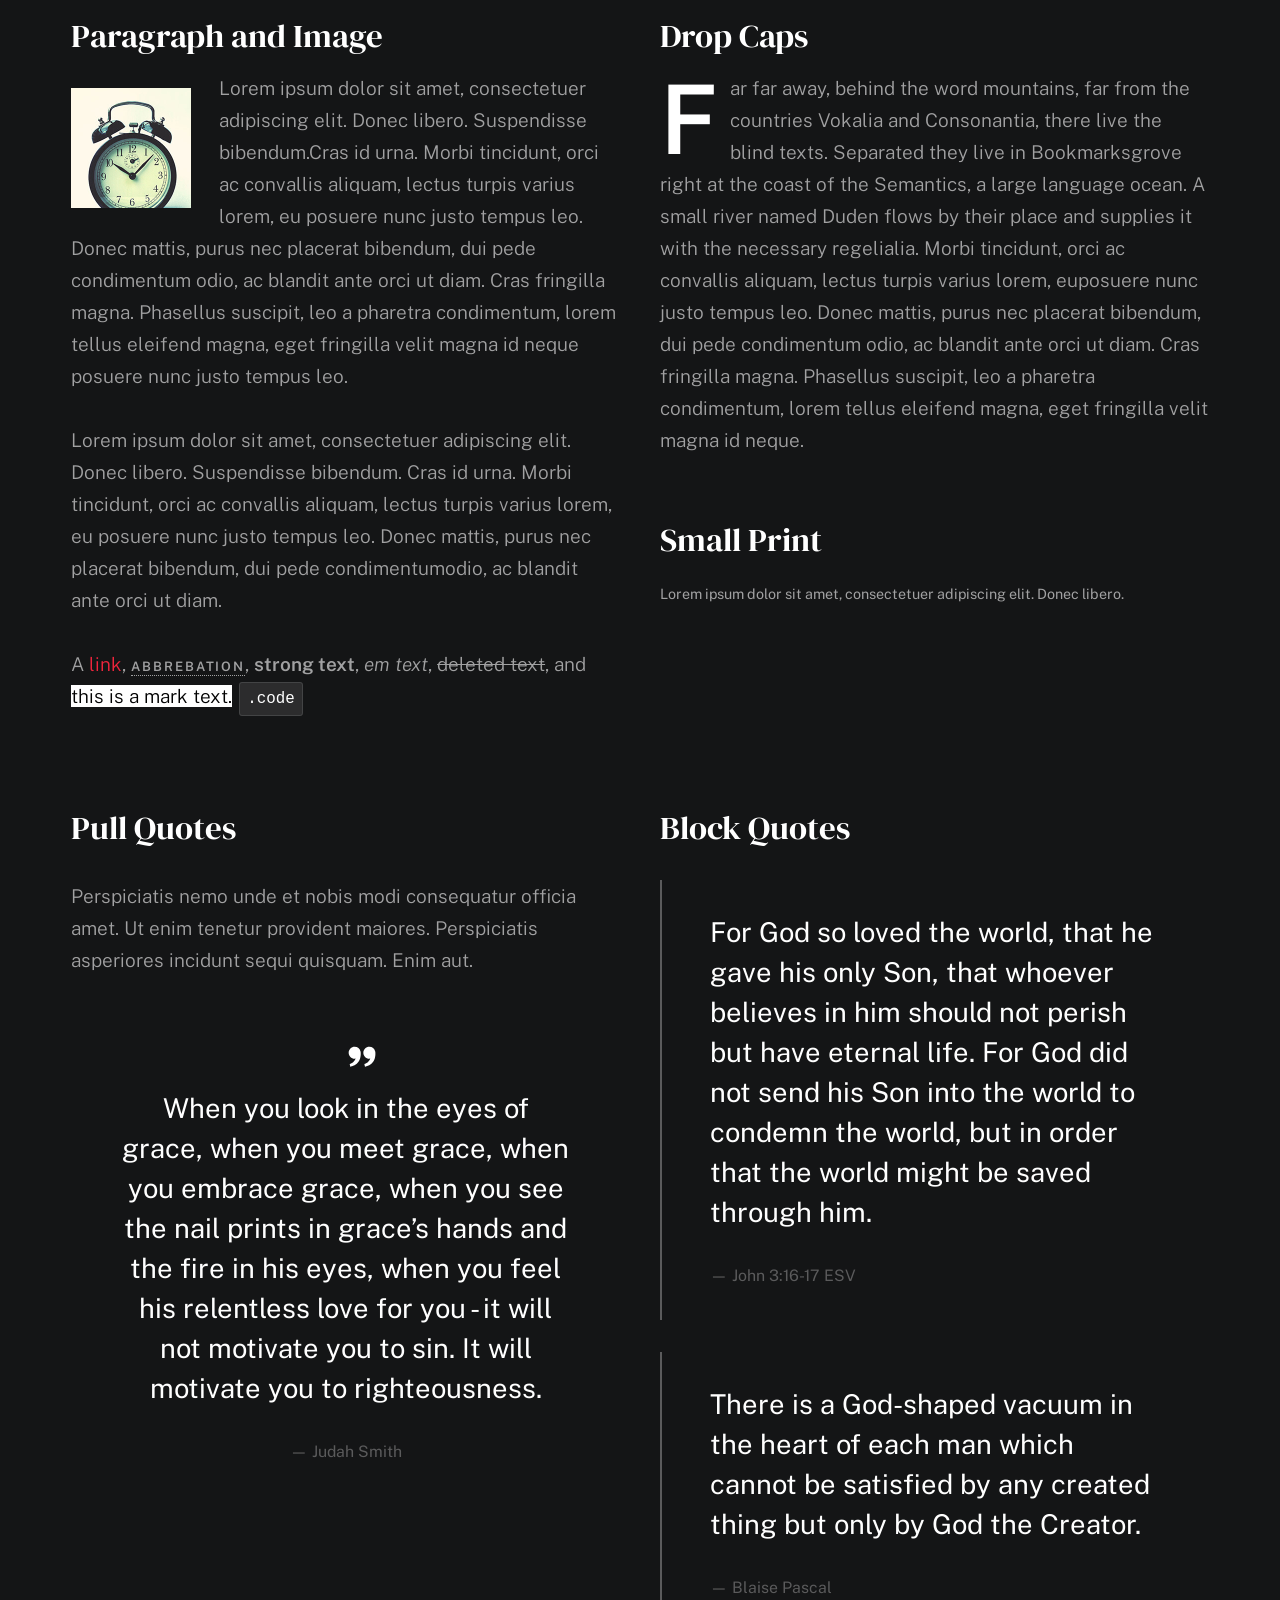
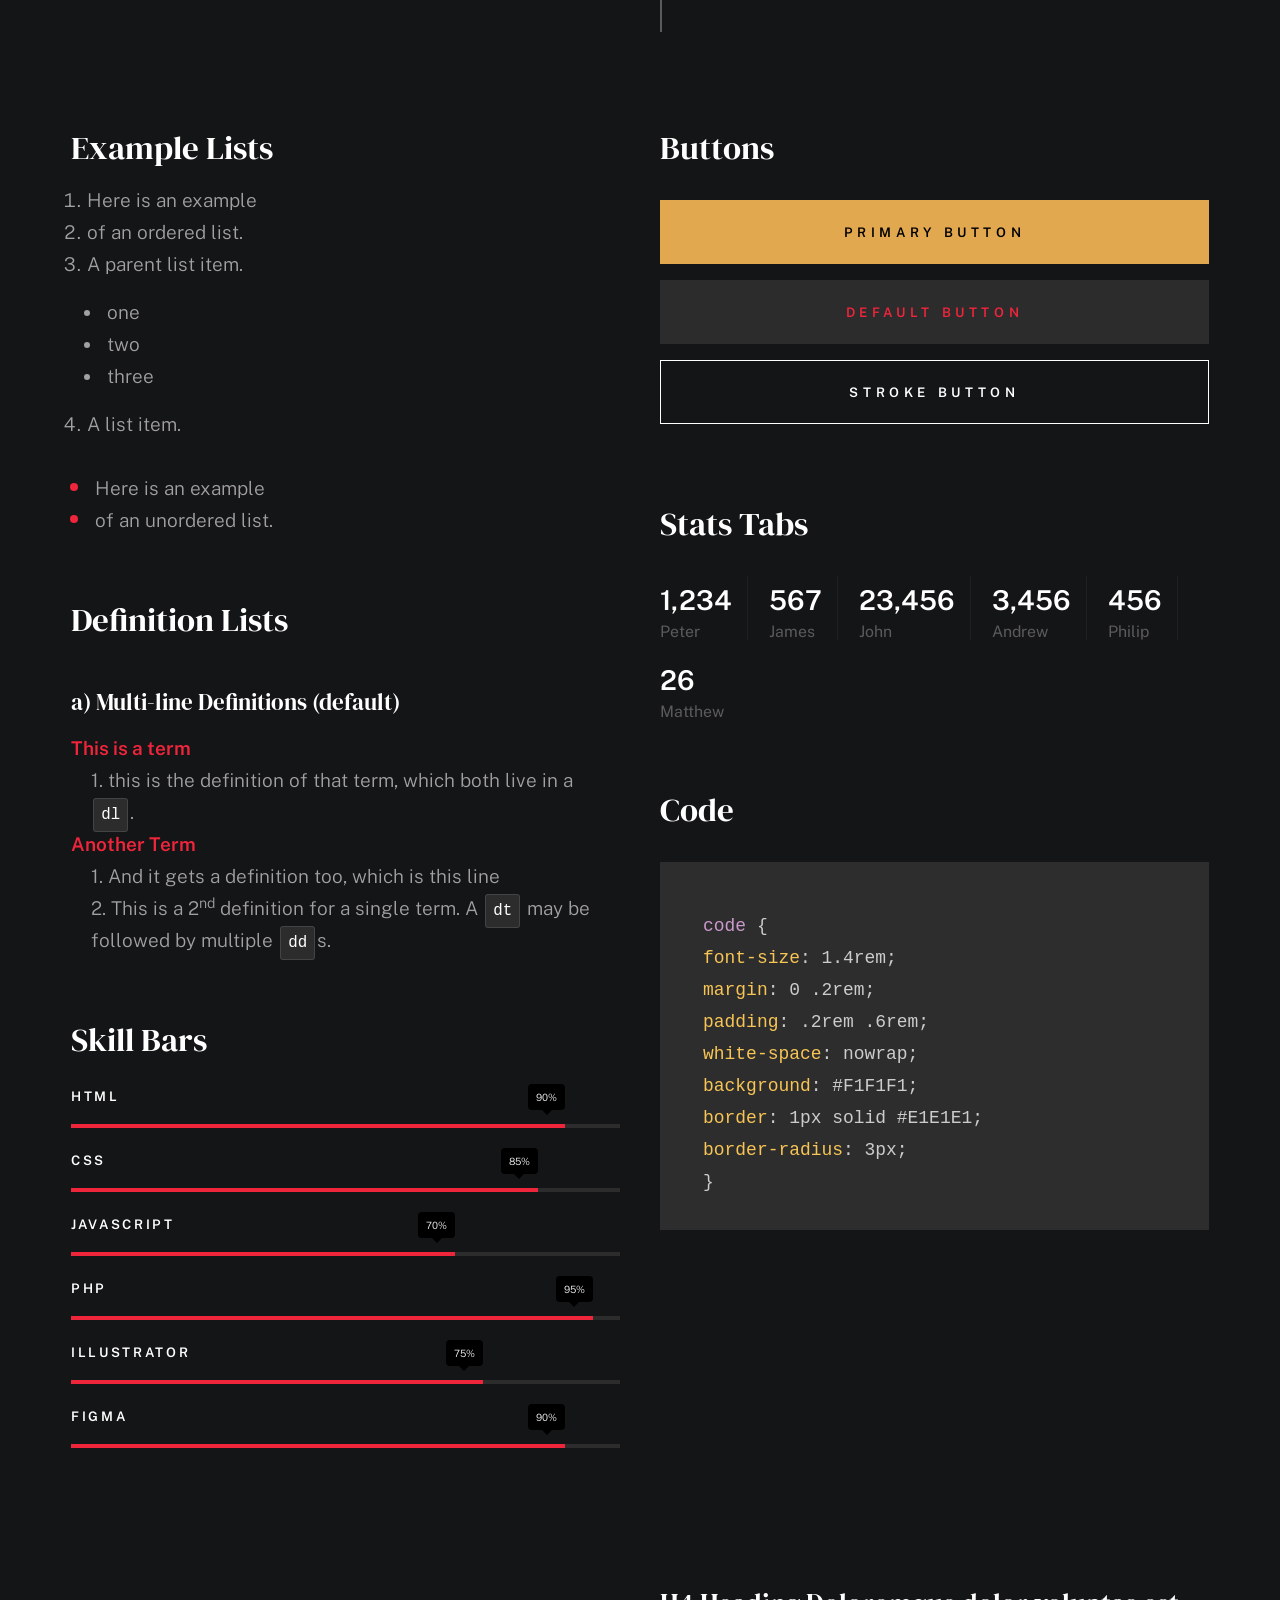
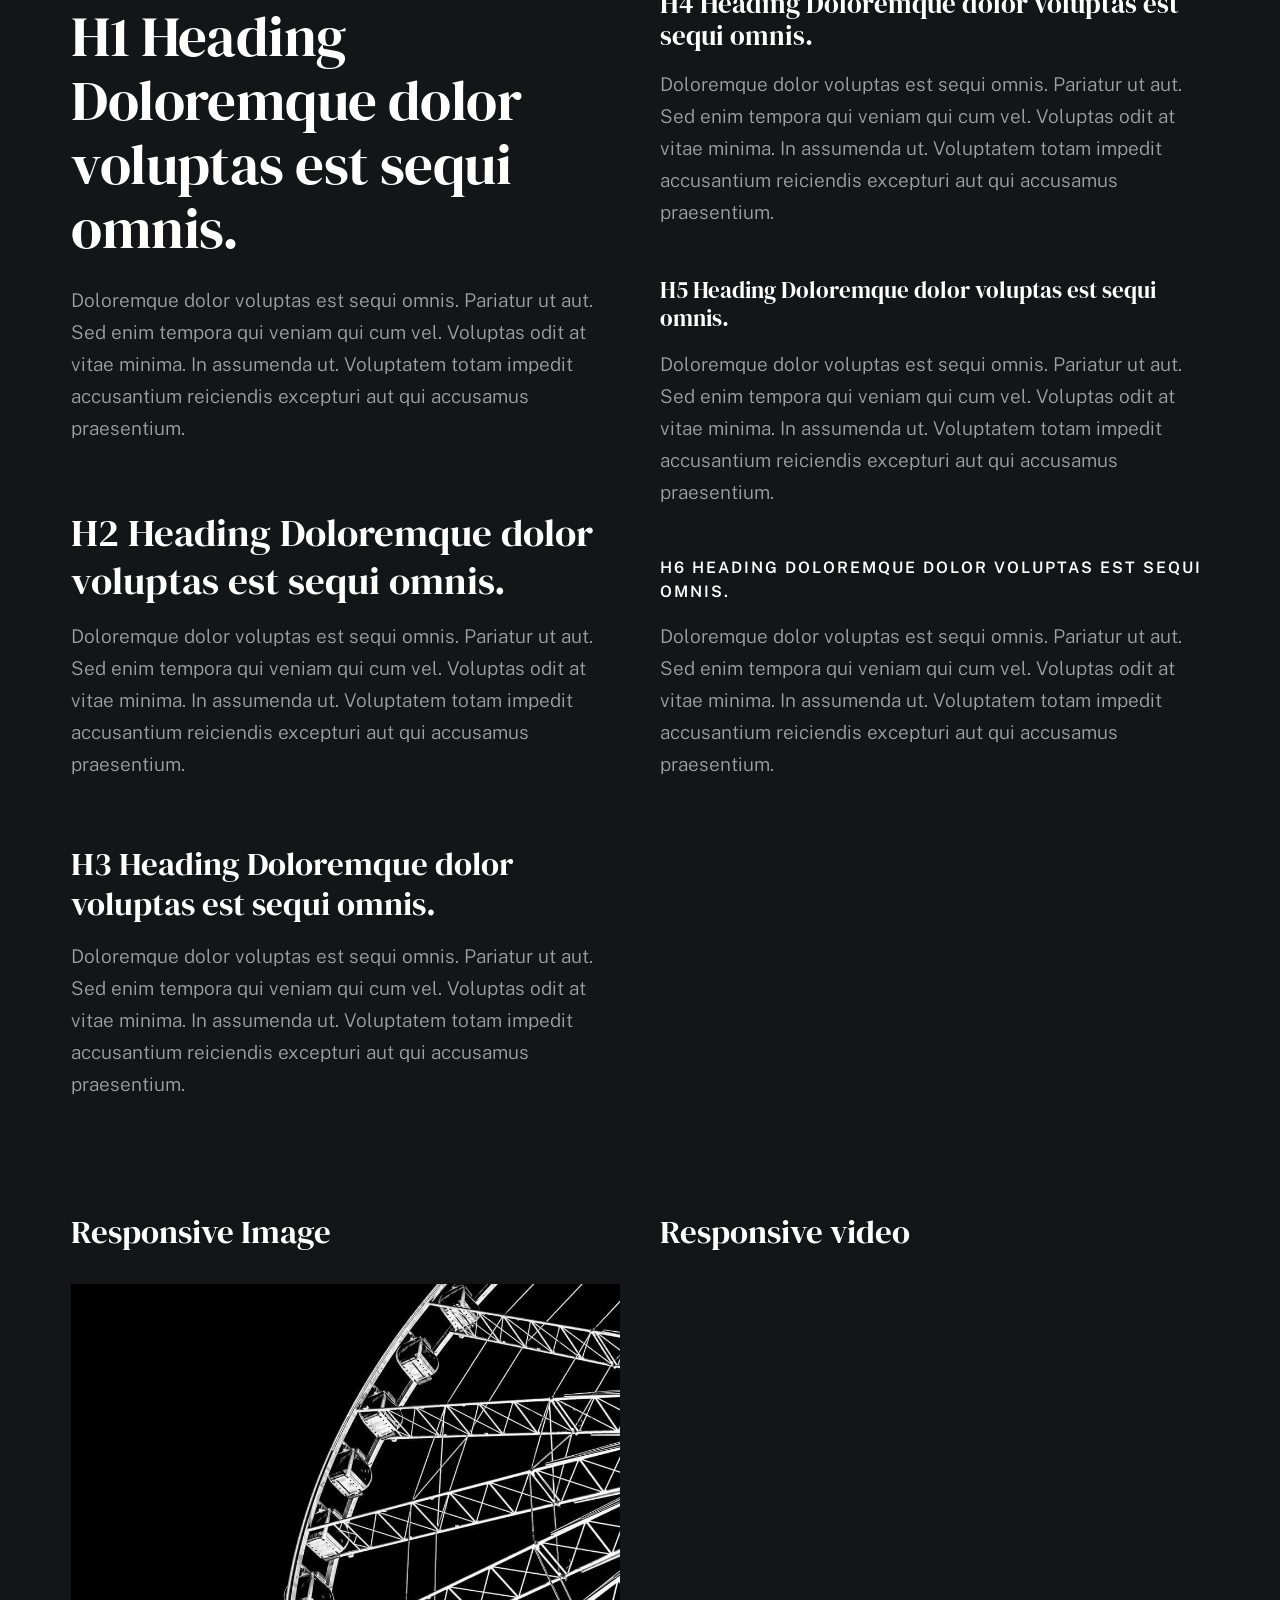
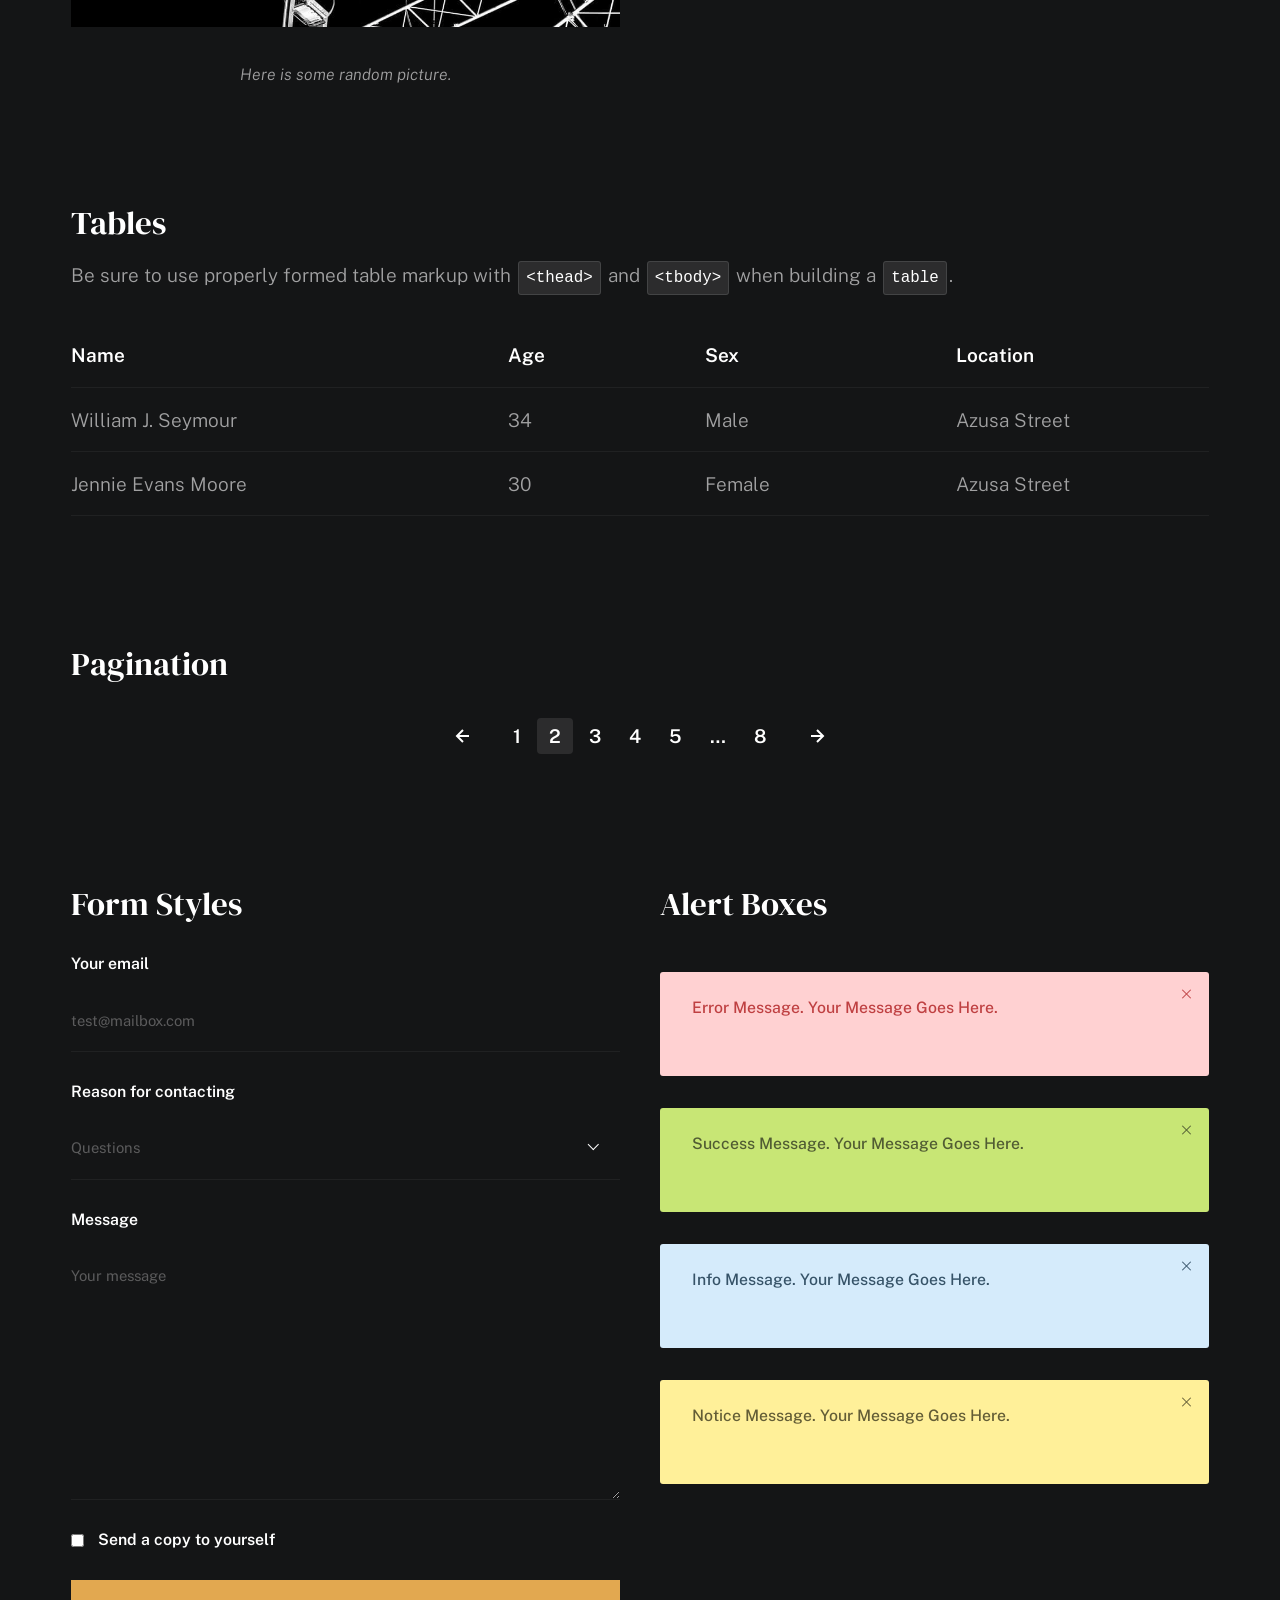
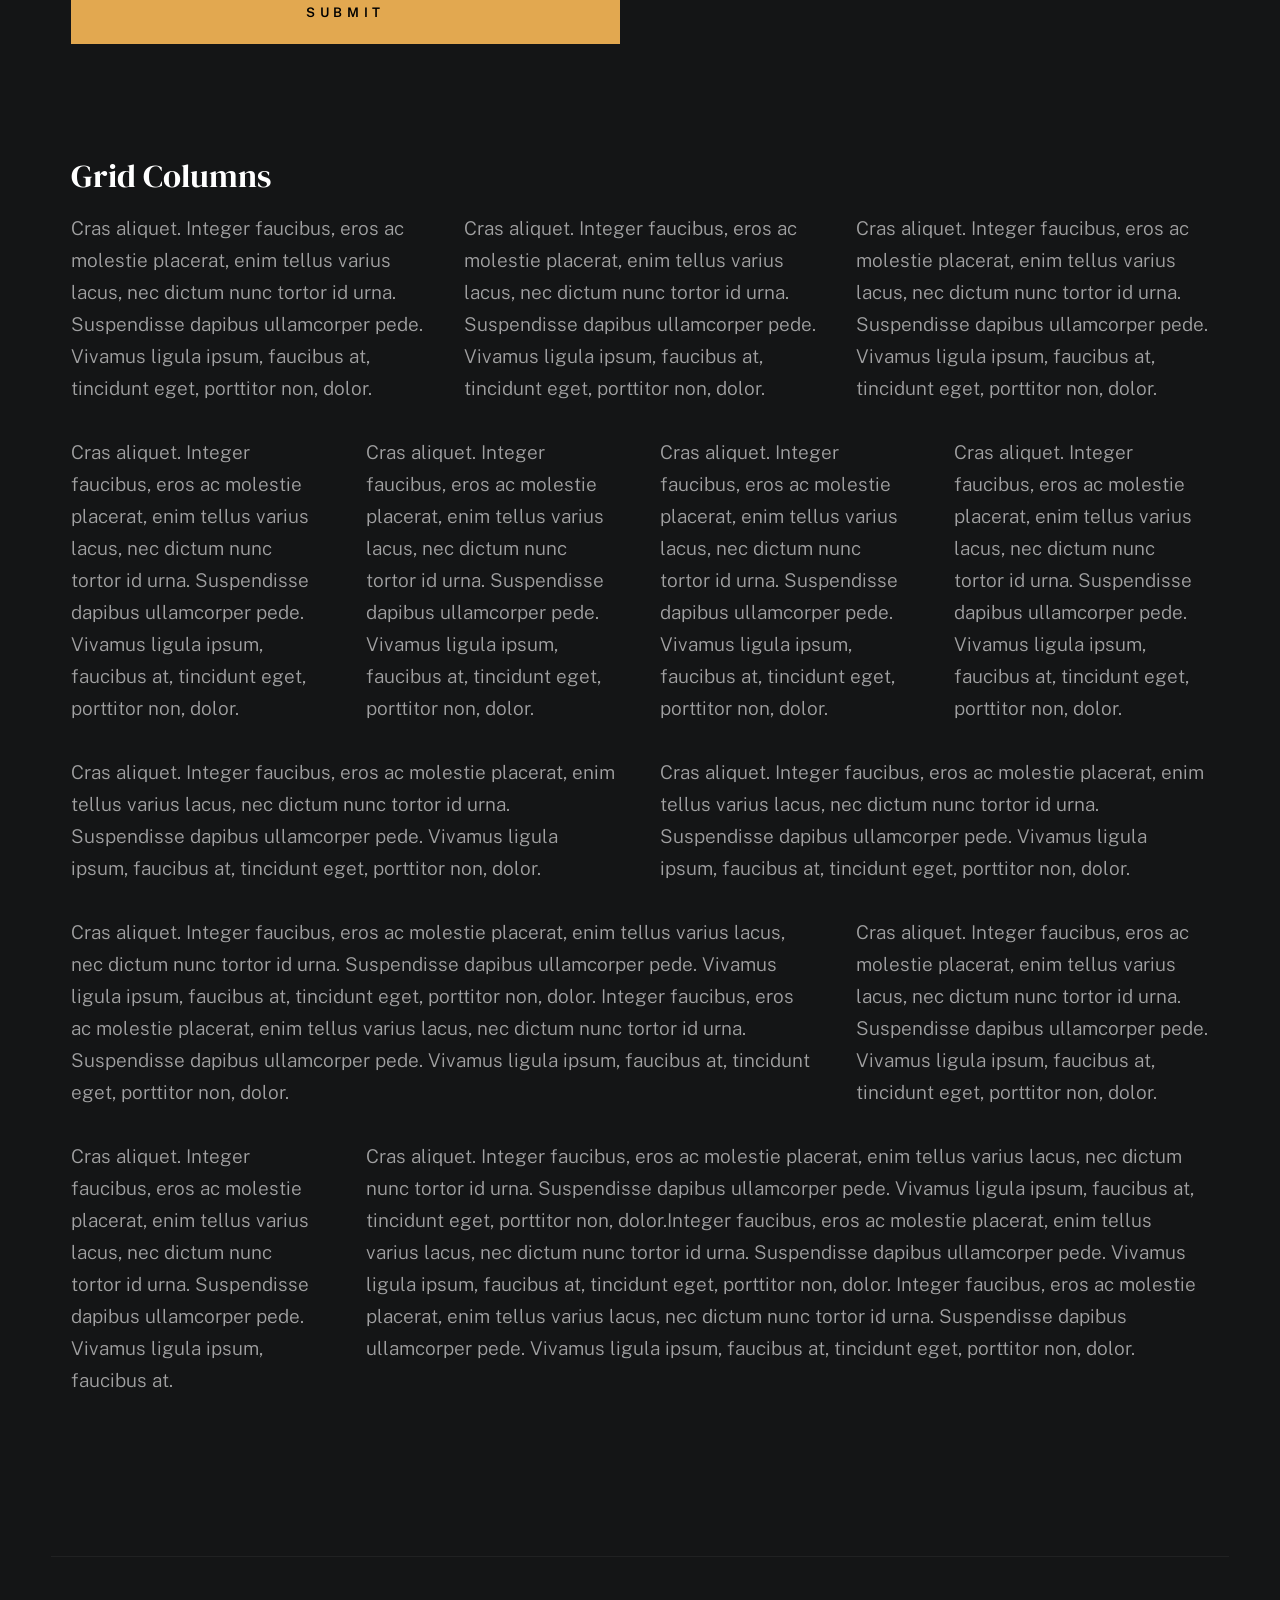
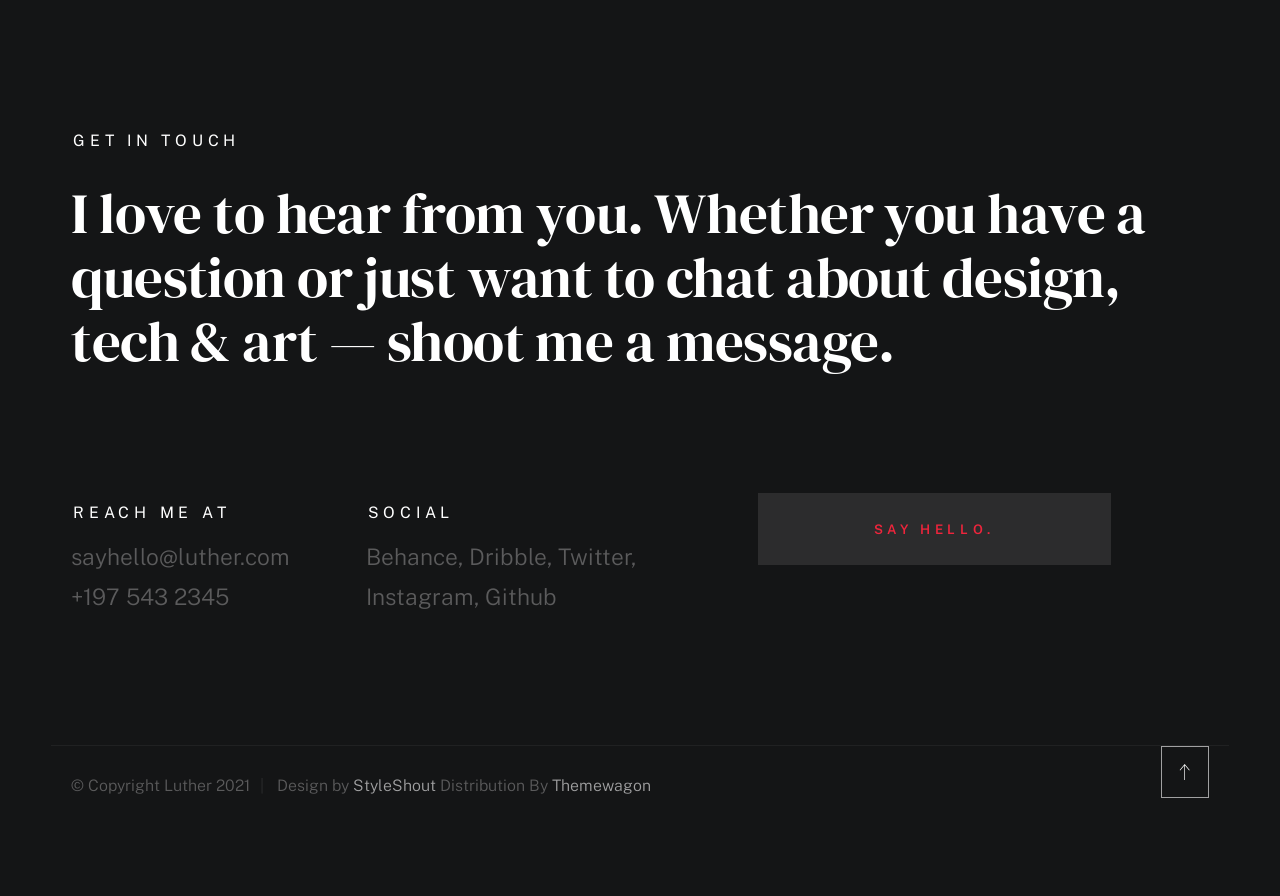
<file: styles.html>
<!DOCTYPE html>
<html class="no-js ss-preload" lang="en">
<head>

    <!--- basic page needs
    ================================================== -->
    <meta charset="utf-8">
    <title>Luther - Styles</title>
    <meta name="description" content="">
    <meta name="author" content="">

    <!-- mobile specific metas
    ================================================== -->
    <meta name="viewport" content="width=device-width, initial-scale=1">

    <!-- CSS
    ================================================== -->
    <link rel="stylesheet" href="css/vendor.css">
    <link rel="stylesheet" href="css/styles.css">

    <style type="text/css" media="screen">
        .s-styles {
            padding-top: var(--vspace-5);
            padding-bottom: var(--vspace-4);
            position: relative;
        }
        .s-styles .intro h1 {
            margin-top: 0;
        }
    </style>

    <!-- favicons
    ================================================== -->
    <link rel="apple-touch-icon" sizes="180x180" href="apple-touch-icon.png">
    <link rel="icon" type="image/png" sizes="32x32" href="favicon-32x32.png">
    <link rel="icon" type="image/png" sizes="16x16" href="favicon-16x16.png">
    <link rel="manifest" href="site.webmanifest">

</head>

<body id="top">


    <!-- # preloader
    ================================================== -->
    <div id="preloader">
        <div id="loader">
        </div>
    </div>


    <!-- # page wrap
    ================================================== -->
    <div class="s-pagewrap">

        <div class="circles">
            <span></span>
            <span></span>
            <span></span>
            <span></span>
            <span></span>
        </div>


        <!-- ## site header 
        ================================================== -->
        <header class="s-header">

            <div class="header-mobile">
                <span class="mobile-home-link"><a href="index.html">Luther.</a></span>
                <a class="mobile-menu-toggle" href="#0"><span>Menu</span></a>
            </div>

            <div class="row wide main-nav-wrap">
                <nav class="column lg-12 main-nav">
                    <ul>
                        <li><a href="index.html" class="home-link">Luther.</a></li>
                        <li class="current"><a href="index.html">Intro</a></li>
                        <li><a href="index.html">About</a></li>
                        <li><a href="index.html">Works</a></li>
                        <li><a href="index.html">Say Hello</a></li>
                    </ul>
                </nav>
            </div>

        </header> <!-- end s-header -->


        <!-- ## main content
        ==================================================- -->
        <main class="s-content">


            <!-- ### intro
            ================================================== -->
            <section id="intro" class="s-intro">

                <div class="row intro-content wide">

                    <div class="column">
                        <div class="text-pretitle with-line">
                            ME PRESENTO
                        </div>

                        <h1 class="text-huge-title">
                            ÁNGEL PANTOJA CANO, <br>
                            a digital designer <br>
                            & frontend <br> 
                            developer based <br>
                            in Somewhere.
                        </h1>
                    </div>

                    <ul class="intro-social">
                        <li><a href="#0">Behance</a></li>
                        <li><a href="#0">Twitter</a></li>
                        <li><a href="#0">Dribbble</a></li>
                        <li><a href="#0">Instagram</a></li>
                    </ul>

                </div> <!-- end intro content -->

                <a href="#styles" class="intro-scrolldown smoothscroll">
                    <svg width="24" height="24" viewBox="0 0 24 24" xmlns="http://www.w3.org/2000/svg" fill-rule="evenodd" clip-rule="evenodd"><path d="M11 21.883l-6.235-7.527-.765.644 7.521 9 7.479-9-.764-.645-6.236 7.529v-21.884h-1v21.883z"/></svg>
                </a>

            </section> <!-- end s-intro -->


            <!-- ### styles
            ================================================== -->
            <div id="styles" class="s-styles">

                <div class="row">

                    <div class="column lg-12 intro">

                        <h1>Style Guide.</h1>

                        <p class="lead">Lorem ipsum Officia elit ad tempor dolore est ex incididunt incididunt occaecat culpa deserunt 
                        sunt labore in cillum ullamco magna in Excepteur consequat in reprehenderit proident mollit incididunt officia commodo.
                        Duis ea officia sed dolor pariatur enim dolore dolore quis incididunt nulla exercitation commodo veniam et ea incididunt.
                        </p>

                        <hr>
                    </div>

                </div> <!-- end row -->

                <div class="row">

                    <div class="column lg-6 tab-12">

                        <h3>Paragraph and Image</h3>

                        <p><a href="#"><img width="120" height="120" class="u-pull-left" alt="sample-image" src="images/sample-image.jpg"></a>
                        Lorem ipsum dolor sit amet, consectetuer adipiscing elit. Donec libero. Suspendisse bibendum.Cras id urna. Morbi 
                        tincidunt, orci ac convallis aliquam, lectus turpis varius lorem, eu posuere nunc justo tempus leo. Donec mattis, 
                        purus nec placerat bibendum, dui pede condimentum odio, ac blandit ante orci ut diam. Cras fringilla magna. 
                        Phasellus suscipit, leo a pharetra condimentum, lorem tellus eleifend magna, eget fringilla velit magna id 
                        neque posuere nunc justo tempus leo. </p>

                        <p>
                        Lorem ipsum dolor sit amet, consectetuer adipiscing elit. Donec libero. Suspendisse bibendum. Cras id urna. 
                        Morbi tincidunt, orci ac convallis aliquam, lectus turpis varius lorem, eu posuere nunc justo tempus leo. 
                        Donec mattis, purus nec placerat bibendum, dui pede condimentumodio, ac blandit ante orci ut diam.	
                        </p>

                        <p>A <a href="#">link</a>,
                        <abbr title="this really isn't a very good description">abbrebation</abbr>,
                        <strong>strong text</strong>,
                        <em>em text</em>,
                        <del>deleted text</del>, and
                        <mark>this is a mark text.</mark>
                        <code>.code</code>
                        </p>

                    </div>

                    <div class="column lg-6 tab-12">

                        <h3>Drop Caps</h3>

                        <p class="drop-cap">Far far away, behind the word mountains, far from the countries Vokalia and Consonantia,
                        there live the blind texts. Separated they live in Bookmarksgrove right at the coast of the
                        Semantics, a large language ocean. A small river named Duden flows by their place and supplies it with the 
                        necessary regelialia. Morbi tincidunt, orci ac convallis aliquam, lectus turpis varius lorem, 
                        euposuere nunc justo tempus leo. Donec mattis, purus nec placerat bibendum, dui pede condimentum odio, 
                        ac blandit ante orci ut diam. Cras fringilla magna. Phasellus suscipit, leo a pharetra condimentum, 
                        lorem tellus eleifend magna, eget fringilla velit magna id neque.
                        </p>

                        <h3>Small Print</h3>

                        <p><small>Lorem ipsum dolor sit amet, consectetuer adipiscing elit. Donec libero.</small></p>

                    </div>

                </div> <!-- end row -->

                <div class="row">

                    <div class="column lg-6 tab-12">

                        <h3 class="u-add-bottom">Pull Quotes</h3>

                        <p>
                        Perspiciatis nemo unde et nobis modi consequatur officia amet. Ut enim 
                        tenetur provident maiores. Perspiciatis asperiores incidunt sequi 
                        quisquam. Enim aut. 
                        </p>

                        <figure class="pull-quote">
                            <blockquote>
                                <p>
                                When you look in the eyes of grace, when you meet grace, 
                                when you embrace grace, when you see the nail prints in 
                                grace’s hands and the fire in his eyes, when you feel his 
                                relentless love for you - it will not motivate you to sin. 
                                It will motivate you to righteousness.
                                </p>

                                <footer>
                                    <cite>Judah Smith</cite>
                                </footer>
                            </blockquote>
                        </figure>


                    </div>

                    <div class="column lg-6 tab-12">

                        <h3 class="u-add-bottom">Block Quotes</h3>

                        <blockquote cite="http://where-i-got-my-info-from.com">
                            <p>
                            For God so loved the world, that he gave his only Son, that whoever believes in 
                            him should not perish but have eternal life. For God did not send his Son into 
                            the world to condemn the world, but in order that the world might be 
                            saved through him.
                            </p>

                            <footer>
                                <cite>
                                    <a href="#0">John 3:16-17 ESV</a>
                                </cite>
                            </footer>

                        </blockquote>

                        <blockquote>
                            <p>There is a God-shaped vacuum in the heart of each man which cannot be satisfied 
                            by any created thing but only by God the Creator.</p>

                            <footer>
                                <cite>Blaise Pascal</cite>
                            </footer>

                        </blockquote>

                    </div>

                </div> <!-- end row -->

                <div class="row u-add-half-bottom">

                    <div class="column lg-6 tab-12">

                        <h3>Example Lists</h3>

                        <ol>
                            <li>Here is an example</li>
                            <li>of an ordered list.</li>
                            <li>A parent list item.
                                <ul>
                                    <li>one</li>
                                    <li>two</li>
                                    <li>three</li>
                                </ul>
                                </li>
                                <li>A list item.</li>
                            </ol>

                        <ul class="disc">
                            <li>Here is an example</li>
                            <li>of an unordered list.</li>
                        </ul>

                        <h3>Definition Lists</h3>

                        <h5>a) Multi-line Definitions (default) </h5>

                        <dl class="dictionary-style">
                            <dt><strong>This is a term</strong></dt>
                                <dd>this is the definition of that term, which both live in a <code>dl</code>.</dd>
                            <dt><strong>Another Term</strong></dt>
                                <dd>And it gets a definition too, which is this line</dd>
                                <dd>This is a 2<sup>nd</sup> definition for a single term. A <code>dt</code> may be followed by multiple <code>dd</code>s.</dd>
                        </dl>

                        <h3 class="u-add-bottom">Skill Bars</h3>

                        <ul class="skill-bars">
                            <li>
                            <div class="progress percent90"><span>90%</span></div>
                            <strong>HTML</strong>
                            </li>
                            <li>
                            <div class="progress percent85"><span>85%</span></div>
                            <strong>CSS</strong>
                            </li>
                            <li>
                            <div class="progress percent70"><span>70%</span></div>
                            <strong>Javascript</strong>
                            </li>
                            <li>
                            <div class="progress percent95"><span>95%</span></div>
                            <strong>PHP</strong>
                            </li>
                            <li>
                            <div class="progress percent75"><span>75%</span></div>
                            <strong>Illustrator</strong>
                            </li>
                            <li>
                            <div class="progress percent90"><span>90%</span></div>
                            <strong>Figma</strong>
                            </li>
                        </ul>

                    </div>

                    <div class="column lg-6 tab-12">

                        <h3 class="u-add-bottom">Buttons</h3>

                        <p>
                            <a class="btn btn--primary u-fullwidth" href="#0">Primary Button</a>
                            <a class="btn u-fullwidth" href="#0">Default Button</a>
                            <a class="btn btn--stroke u-fullwidth" href="#0">Stroke Button</a>
                        </p>

                        <h3>Stats Tabs</h3>

                        <ul class="stats-tabs">
                            <li><a href="#0">1,234 <em>Peter</em></a></li>
                            <li><a href="#0">567 <em>James</em></a></li>
                            <li><a href="#0">23,456 <em>John</em></a></li>
                            <li><a href="#0">3,456 <em>Andrew</em></a></li>
                            <li><a href="#0">456 <em>Philip</em></a></li>
                            <li><a href="#0">26 <em>Matthew</em></a></li>
                        </ul>

                        <h3 class="u-add-bottom">Code</h3>

<pre><code class="language-css">
    code {
    font-size: 1.4rem;
    margin: 0 .2rem;
    padding: .2rem .6rem;
    white-space: nowrap;
    background: #F1F1F1;
    border: 1px solid #E1E1E1;	
    border-radius: 3px;
    }
</code></pre>

                    </div>

                </div> <!-- end row -->

                <div class="row u-add-half-bottom">

                    <div class="column lg-6 tab-12">
                            
                        <h1>H1 Heading Doloremque dolor voluptas est sequi omnis.</h1>
                        <p>Doloremque dolor voluptas est sequi omnis. Pariatur ut aut. Sed enim tempora qui veniam qui cum vel. 
                        Voluptas odit at vitae minima. In assumenda ut. Voluptatem totam impedit accusantium reiciendis excepturi aut qui accusamus praesentium.</p>

                        <h2>H2 Heading Doloremque dolor voluptas est sequi omnis.</h2>
                        <p>Doloremque dolor voluptas est sequi omnis. Pariatur ut aut. Sed enim tempora qui veniam qui cum vel. 
                        Voluptas odit at vitae minima. In assumenda ut. Voluptatem totam impedit accusantium reiciendis excepturi aut qui accusamus praesentium.</p>

                        <h3>H3 Heading Doloremque dolor voluptas est sequi omnis.</h3>
                        <p>Doloremque dolor voluptas est sequi omnis. Pariatur ut aut. Sed enim tempora qui veniam qui cum vel. 
                        Voluptas odit at vitae minima. In assumenda ut. Voluptatem totam impedit accusantium reiciendis excepturi aut qui accusamus praesentium.</p>

                        
                    </div>

                    <div class="column lg-6 tab-12">
                        <h4>H4 Heading Doloremque dolor voluptas est sequi omnis.</h4>
                        <p>Doloremque dolor voluptas est sequi omnis. Pariatur ut aut. Sed enim tempora qui veniam qui cum vel. 
                        Voluptas odit at vitae minima. In assumenda ut. Voluptatem totam impedit accusantium reiciendis excepturi aut qui accusamus praesentium.</p>

                        <h5>H5 Heading Doloremque dolor voluptas est sequi omnis.</h5>
                        <p>Doloremque dolor voluptas est sequi omnis. Pariatur ut aut. Sed enim tempora qui veniam qui cum vel. 
                        Voluptas odit at vitae minima. In assumenda ut. Voluptatem totam impedit accusantium reiciendis excepturi aut qui accusamus praesentium.</p>

                        <h6>H6 Heading Doloremque dolor voluptas est sequi omnis.</h6>
                        <p>Doloremque dolor voluptas est sequi omnis. Pariatur ut aut. Sed enim tempora qui veniam qui cum vel. 
                        Voluptas odit at vitae minima. In assumenda ut. Voluptatem totam impedit accusantium reiciendis excepturi aut qui accusamus praesentium.</p>
            
                        
                    </div>

                </div> <!-- end row -->

                <div class="row u-add-half-bottom">

                    <div class="column lg-6 tab-12">

                        <h3 class="u-add-bottom">Responsive Image</h3>

                        <figure>
                            <img src="images/wheel-500.jpg" 
                            srcset="images/wheel-1000.jpg 1000w, 
                            images/wheel-500.jpg 500w" 
                            sizes="(max-width: 1000px) 100vw, 1000px" alt="">

                            <figcaption>
                                Here is some random picture.
                            </figcaption>
                        </figure>

                    </div>

                    <div class="column lg-6 tab-12">

                        <h3 class="u-add-bottom">Responsive video</h3>

                        <div class="video-container">
                        <iframe src="https://player.vimeo.com/video/14592941?color=00a650&title=0&byline=0&portrait=0" width="500" height="281" frameborder="0" webkitallowfullscreen mozallowfullscreen allowfullscreen></iframe> 
                        </div>

                    </div>
                    
                </div> <!-- end row -->

                <div class="row u-add-bottom">

                    <div class="column lg-12">

                        <h3>Tables</h3>
                        <p>Be sure to use properly formed table markup with <code>&lt;thead&gt;</code> and <code>&lt;tbody&gt;</code> when building a <code>table</code>.</p>

                        <div class="table-responsive">

                            <table>
                                    <thead>
                                    <tr>
                                        <th>Name</th>
                                        <th>Age</th>
                                        <th>Sex</th>
                                        <th>Location</th>
                                    </tr>
                                    </thead>
                                    <tbody>
                                    <tr>
                                        <td>William J. Seymour</td>
                                        <td>34</td>
                                        <td>Male</td>
                                        <td>Azusa Street</td>
                                    </tr>
                                    <tr>
                                        <td>Jennie Evans Moore</td>
                                        <td>30</td>
                                        <td>Female</td>
                                        <td>Azusa Street</td>
                                    </tr>
                                    </tbody>
                            </table>

                        </div>

                    </div>
                    
                </div> <!-- end row -->

                <div class="row">

                    <div class="column lg-12">
                        <h3>Pagination</h3>

                        <nav class="pgn">
                            <ul>
                                <li>
                                    <a class="pgn__prev" href="#0">
                                        <svg xmlns="http://www.w3.org/2000/svg" width="24" height="24" viewBox="0 0 24 24"><path d="M12.707 17.293L8.414 13H18v-2H8.414l4.293-4.293-1.414-1.414L4.586 12l6.707 6.707z"/></svg>
                                    </a>
                                </li>
                                <li><a class="pgn__num" href="#0">1</a></li>
                                <li><span class="pgn__num current">2</span></li>
                                <li><a class="pgn__num" href="#0">3</a></li>
                                <li><a class="pgn__num" href="#0">4</a></li>
                                <li><a class="pgn__num" href="#0">5</a></li>
                                <li><span class="pgn__num dots">…</span></li>
                                <li><a class="pgn__num" href="#0">8</a></li>
                                <li>
                                    <a class="pgn__next" href="#0">
                                        <svg xmlns="http://www.w3.org/2000/svg" width="24" height="24" viewBox="0 0 24 24"><path d="M11.293 17.293l1.414 1.414L19.414 12l-6.707-6.707-1.414 1.414L15.586 11H6v2h9.586z"/></svg>
                                    </a>
                                </li>
                            </ul>
                        </nav>
                    </div>

                </div> <!-- end row -->

                <div class="row">

                    <div class="column lg-6 tab-12">

                        <h3 class="u-add-bottom">Form Styles</h3>

                        <form>
                            <div>
                                <label for="sampleInput">Your email</label>
                                <input class="u-fullwidth" type="email" placeholder="test@mailbox.com" id="sampleInput">
                            </div>
                            <div>
                                <label for="sampleRecipientInput">Reason for contacting</label>
                                <div class="ss-custom-select">
                                    <select class="u-fullwidth" id="sampleRecipientInput">
                                        <option value="Option 1">Questions</option>
                                        <option value="Option 2">Report</option>
                                        <option value="Option 3">Others</option>
                                    </select>
                                </div>
                            </div>
                            
                            <label for="exampleMessage">Message</label>
                            <textarea class="u-fullwidth" placeholder="Your message" id="exampleMessage"></textarea>

                            <label class="u-add-bottom">
                                <input type="checkbox">
                                <span class="label-text">Send a copy to yourself</span>
                            </label>
                        
                            <input class="btn--primary u-fullwidth" type="submit" value="Submit">
                        </form>

                    </div>

                    <div class="column lg-6 tab-12">

                        <h3>Alert Boxes</h3>

                        <br>
                        
                        <div class="alert-box alert-box--error">
                            <p>Error Message. Your Message Goes Here.</p>
                            <span class="alert-box__close"></span>
                        </div><!-- end error -->
                                
                        <div class="alert-box alert-box--success">
                            <p>Success Message. Your Message Goes Here.</p>
                            <span class="alert-box__close"></span>
                        </div><!-- end success -->
                                
                        <div class="alert-box alert-box--info">
                            <p>Info Message. Your Message Goes Here.</p>
                            <span class="alert-box__close"></span>
                        </div><!-- end info -->
                                
                        <div class="alert-box alert-box--notice">
                            <p>Notice Message. Your Message Goes Here.</p>
                            <span class="alert-box__close"></span>
                        </div><!-- end notice -->
                    
                    </div>

                </div> <!-- end row -->

                <div class="row">

                    <div class="lg-12 column">
                        <h3>Grid Columns</h3>
                    </div>
        
                </div> <!-- Row End-->
        
                <!--<h4>1/3 Columns</h4>  -->
        
                <div class="row">
        
                    <div class="lg-4 mob-12 column">
                        <p>
                        Cras aliquet. Integer faucibus, eros ac molestie placerat, enim tellus varius lacus,
                        nec dictum nunc tortor id urna. Suspendisse dapibus ullamcorper pede. Vivamus ligula ipsum,
                        faucibus at, tincidunt eget, porttitor non, dolor. 
                        </p>
                    </div>
        
                    <div class="lg-4 mob-12 column">
                        <p>
                        Cras aliquet. Integer faucibus, eros ac molestie placerat, enim tellus varius lacus,
                        nec dictum nunc tortor id urna. Suspendisse dapibus ullamcorper pede. Vivamus ligula ipsum,
                        faucibus at, tincidunt eget, porttitor non, dolor. 
                        </p>
                    </div>
        
                    <div class="lg-4 mob-12 column">
                        <p>
                        Cras aliquet. Integer faucibus, eros ac molestie placerat, enim tellus varius lacus,
                        nec dictum nunc tortor id urna. Suspendisse dapibus ullamcorper pede. Vivamus ligula ipsum,
                        faucibus at, tincidunt eget, porttitor non, dolor. 
                        </p>
                    </div>
        
                </div>
        
                <!--<h4>1/4 Columns</h4>  -->
        
                <div class="row">
        
                    <div class="lg-3 tab-6 mob-12 column">
                        <p>
                        Cras aliquet. Integer faucibus, eros ac molestie placerat, enim tellus varius lacus,
                        nec dictum nunc tortor id urna. Suspendisse dapibus ullamcorper pede. Vivamus ligula ipsum,
                        faucibus at, tincidunt eget, porttitor non, dolor. 
                        </p>
                    </div>
        
                    <div class="lg-3 tab-6 mob-12 column">
                        <p>
                        Cras aliquet. Integer faucibus, eros ac molestie placerat, enim tellus varius lacus,
                        nec dictum nunc tortor id urna. Suspendisse dapibus ullamcorper pede. Vivamus ligula ipsum,
                        faucibus at, tincidunt eget, porttitor non, dolor. 
                        </p>
                    </div>
        
                    <div class="lg-3 tab-6 mob-12 column">
                        <p>
                        Cras aliquet. Integer faucibus, eros ac molestie placerat, enim tellus varius lacus,
                        nec dictum nunc tortor id urna. Suspendisse dapibus ullamcorper pede. Vivamus ligula ipsum,
                        faucibus at, tincidunt eget, porttitor non, dolor. 
                        </p>
                    </div>
        
                    <div class="lg-3 tab-6 mob-12 column">
                        <p>
                        Cras aliquet. Integer faucibus, eros ac molestie placerat, enim tellus varius lacus,
                        nec dictum nunc tortor id urna. Suspendisse dapibus ullamcorper pede. Vivamus ligula ipsum,
                        faucibus at, tincidunt eget, porttitor non, dolor. 
                        </p>
                    </div>
        
                </div>
        
                <!--<h4>1/2 Columns</h4>  -->
        
                <div class="row">
        
                    <div class="lg-6 mob-12 column">
                        <p>
                        Cras aliquet. Integer faucibus, eros ac molestie placerat, enim tellus varius lacus,
                        nec dictum nunc tortor id urna. Suspendisse dapibus ullamcorper pede. Vivamus ligula ipsum,
                        faucibus at, tincidunt eget, porttitor non, dolor. 
                        </p>
                    </div>
        
                    <div class="lg-6 mob-12 column">
                        <p>
                        Cras aliquet. Integer faucibus, eros ac molestie placerat, enim tellus varius lacus,
                        nec dictum nunc tortor id urna. Suspendisse dapibus ullamcorper pede. Vivamus ligula ipsum,
                        faucibus at, tincidunt eget, porttitor non, dolor. 
                        </p>
                    </div>
        
                </div>
        
                <!--<h4>2/3 Columns</h4>  -->
        
                <div class="row">
        
                    <div class="lg-8 tab-7 mob-12 column">
                        <p>
                        Cras aliquet. Integer faucibus, eros ac molestie placerat, enim tellus varius lacus,
                        nec dictum nunc tortor id urna. Suspendisse dapibus ullamcorper pede. Vivamus ligula ipsum,
                        faucibus at, tincidunt eget, porttitor non, dolor. Integer faucibus, eros ac molestie placerat, enim tellus varius lacus,
                        nec dictum nunc tortor id urna. Suspendisse dapibus ullamcorper pede. Vivamus ligula ipsum,
                        faucibus at, tincidunt eget, porttitor non, dolor.
                        </p>
                    </div>
        
                    <div class="lg-4 tab-5 mob-12 column">
                        <p>
                        Cras aliquet. Integer faucibus, eros ac molestie placerat, enim tellus varius lacus,
                        nec dictum nunc tortor id urna. Suspendisse dapibus ullamcorper pede. Vivamus ligula ipsum,
                        faucibus at, tincidunt eget, porttitor non, dolor. 
                        </p>
                    </div>
        
                </div>
        
                <!--<h4>3/4 Columns</h4>  -->
        
                <div class="row">
        
                    <div class="lg-3 tab-5 mob-12 column">
                        <p>
                        Cras aliquet. Integer faucibus, eros ac molestie placerat, enim tellus varius lacus,
                        nec dictum nunc tortor id urna. Suspendisse dapibus ullamcorper pede. Vivamus ligula ipsum,
                        faucibus at. 
                        </p>
                    </div>
        
                    <div class="lg-9 tab-7 mob-12 column">
                        <p>
                        Cras aliquet. Integer faucibus, eros ac molestie placerat, enim tellus varius lacus,
                        nec dictum nunc tortor id urna. Suspendisse dapibus ullamcorper pede. Vivamus ligula ipsum,
                        faucibus at, tincidunt eget, porttitor non, dolor.Integer faucibus, eros ac molestie placerat, enim tellus varius lacus,
                        nec dictum nunc tortor id urna. Suspendisse dapibus ullamcorper pede. Vivamus ligula ipsum,
                        faucibus at, tincidunt eget, porttitor non, dolor. Integer faucibus, eros ac molestie placerat, enim tellus varius lacus,
                        nec dictum nunc tortor id urna. Suspendisse dapibus ullamcorper pede. Vivamus ligula ipsum,
                        faucibus at, tincidunt eget, porttitor non, dolor.
                        </p>
                    </div>
        
                </div>

            </div> <!-- end content-wrap -->


            <!-- ### contact
            ================================================== -->
            <section id="contact" class="s-contact">

                <div class="row contact-top">
                    <div class="column lg-12">
                        <h2 class="text-pretitle">
                            Get In Touch
                        </h2>

                        <p class="h1">
                            I love to hear from you.
                            Whether you have a question or just 
                            want to chat about design, tech & art — shoot me a message.
                        </p>
                    </div>
                </div> <!-- end contact-top -->

                <div class="row contact-bottom">
                    <div class="column lg-3 md-5 tab-6 stack-on-550 contact-block">
                        <h3 class="text-pretitle">Reach me at</h3>
                        <p class="contact-links">
                            <a href="mailto:sayhello@luther.com" class="mailtoui">sayhello@luther.com</a> <br>
                            <a href="tel:+1975432345">+197 543 2345</a>
                        </p>
                    </div>
                    <div class="column lg-4 md-5 tab-6 stack-on-550 contact-block">
                        <h3 class="text-pretitle">Social</h3>
                        <ul class="contact-social">
                            <li><a href="#0">Behance</a></li>
                            <li><a href="#0">Dribble</a></li>
                            <li><a href="#0">Twitter</a></li>
                            <li><a href="#0">Instagram</a></li>
                            <li><a href="#0">Github</a></li>
                        </ul>
                    </div>
                    <div class="column lg-4 md-12 contact-block">
                        <a href="mailto:sayhello@luther.com" class="mailtoui btn btn--medium u-fullwidth contact-btn">Say Hello.</a>
                    </div>
                </div> <!-- end contact-bottom -->

            </section> <!-- end contact -->

        </main> <!-- end s-content -->


        <!-- ## footer
        ================================================== -->
        <footer class="s-footer">

            <div class="row">
                <div class="column ss-copyright">
                    <span>© Copyright Luther 2021</span> 
                    <span>Design by <a href="https://www.styleshout.com/">StyleShout</a> Distribution By <a href="https://themewagon.com">Themewagon</a> </span>
                </div>

                <div class="ss-go-top">
                    <a class="smoothscroll" title="Back to Top" href="#top">
                        <svg xmlns="http://www.w3.org/2000/svg" viewBox="0 0 24 24" fill-rule="evenodd" clip-rule="evenodd"><path d="M11 2.206l-6.235 7.528-.765-.645 7.521-9 7.479 9-.764.646-6.236-7.53v21.884h-1v-21.883z"/></svg>
                    </a>
                </div>
            </div>

        </footer> <!-- end s-footer -->

    </div> <!-- end -s-pagewrap -->


    <!-- Java Script
    ================================================== -->
    <script src="js/plugins.js"></script>
    <script src="js/main.js"></script>

</body>
</html>
</file>
<file: css/vendor.css>
/* ===================================================================
 * Theme Third-party Stylesheets
 * Template Ver. 1.0.0
 * 02-16-2021
 * -------------------------------------------------------------------
 *
 * TOC:
 * 
 * # PrismJS 1.20.0
 * # Swiper 6.4.5
 * # Basiclightbox
 * 
 * ------------------------------------------------------------------- */



/* ===================================================================
 * # PrismJS 1.20.0
 *   https://prismjs.com/download.html#themes=prism-tomorrow&languages=markup+css+clike+javascript+markup-templating+php
 *   
 *   prism.js tomorrow night eighties for JavaScript, CoffeeScript, CSS and HTML
 *   Based on https://github.com/chriskempson/tomorrow-theme
 *   @author Rose Pritchard
 * ------------------------------------------------------------------- */

code[class*="language-"],
pre[class*="language-"] {
    color           : #ccc;
    background      : none;
    font-family     : var(--font-mono);
    font-size       : calc(var(--text-size) * 0.9444);
    text-align      : left;
    white-space     : pre;
    word-spacing    : normal;
    word-break      : normal;
    word-wrap       : normal;
    line-height     : var(--vspace-1);
    -moz-tab-size   : 4;
    -o-tab-size     : 4;
    tab-size        : 4;
    -webkit-hyphens : none;
    -moz-hyphens    : none;
    -ms-hyphens     : none;
    hyphens         : none;
}

/* Code blocks */

pre[class*="language-"] {
    padding  : var(--vspace-0_5) 0 var(--vspace-1);
    margin   : 0;
    overflow : auto;
}

:not(pre)>code[class*="language-"],
pre[class*="language-"] {
    background : #2d2d2d;
}

/* Inline code */

:not(pre)>code[class*="language-"] {
    padding     : .1em;
    white-space : normal;
}

.token.comment,
.token.block-comment,
.token.prolog,
.token.doctype,
.token.cdata {
    color : #999;
}

.token.punctuation {
    color : #ccc;
}

.token.tag,
.token.attr-name,
.token.namespace,
.token.deleted {
    color : #e2777a;
}

.token.function-name {
    color : #6196cc;
}

.token.boolean,
.token.number,
.token.function {
    color : #f08d49;
}

.token.property,
.token.class-name,
.token.constant,
.token.symbol {
    color : #f8c555;
}

.token.selector,
.token.important,
.token.atrule,
.token.keyword,
.token.builtin {
    color : #cc99cd;
}

.token.string,
.token.char,
.token.attr-value,
.token.regex,
.token.variable {
    color : #7ec699;
}

.token.operator,
.token.entity,
.token.url {
    color : #67cdcc;
}

.token.important,
.token.bold {
    font-weight : bold;
}

.token.italic {
    font-style : italic;
}

.token.entity {
    cursor : help;
}

.token.inserted {
    color : green;
}



/* ===================================================================
 * # Swiper 6.4.5
 *   Most modern mobile touch slider and framework with hardware accelerated transitions
 *   https://swiperjs.com
 *
 *   Copyright 2014-2020 Vladimir Kharlampidi
 *
 *   Released under the MIT License
 *
 *   Released on: December 18, 2020
 * ------------------------------------------------------------------- */

@font-face {
    font-family : "swiper-icons";
    src         : url("data:application/font-woff;charset=utf-8;base64, [base64]//wADZ2x5ZgAAAywAAADMAAAD2MHtryVoZWFkAAABbAAAADAAAAA2E2+eoWhoZWEAAAGcAAAAHwAAACQC9gDzaG10eAAAAigAAAAZAAAArgJkABFsb2NhAAAC0AAAAFoAAABaFQAUGG1heHAAAAG8AAAAHwAAACAAcABAbmFtZQAAA/gAAAE5AAACXvFdBwlwb3N0AAAFNAAAAGIAAACE5s74hXjaY2BkYGAAYpf5Hu/j+W2+MnAzMYDAzaX6QjD6/4//Bxj5GA8AuRwMYGkAPywL13jaY2BkYGA88P8Agx4j+/8fQDYfA1AEBWgDAIB2BOoAeNpjYGRgYNBh4GdgYgABEMnIABJzYNADCQAACWgAsQB42mNgYfzCOIGBlYGB0YcxjYGBwR1Kf2WQZGhhYGBiYGVmgAFGBiQQkOaawtDAoMBQxXjg/wEGPcYDDA4wNUA2CCgwsAAAO4EL6gAAeNpj2M0gyAACqxgGNWBkZ2D4/wMA+xkDdgAAAHjaY2BgYGaAYBkGRgYQiAHyGMF8FgYHIM3DwMHABGQrMOgyWDLEM1T9/w8UBfEMgLzE////P/5//f/V/xv+r4eaAAeMbAxwIUYmIMHEgKYAYjUcsDAwsLKxc3BycfPw8jEQA/[base64]/uznmfPFBNODM2K7MTQ45YEAZqGP81AmGGcF3iPqOop0r1SPTaTbVkfUe4HXj97wYE+yNwWYxwWu4v1ugWHgo3S1XdZEVqWM7ET0cfnLGxWfkgR42o2PvWrDMBSFj/IHLaF0zKjRgdiVMwScNRAoWUoH78Y2icB/yIY09An6AH2Bdu/UB+yxopYshQiEvnvu0dURgDt8QeC8PDw7Fpji3fEA4z/PEJ6YOB5hKh4dj3EvXhxPqH/SKUY3rJ7srZ4FZnh1PMAtPhwP6fl2PMJMPDgeQ4rY8YT6Gzao0eAEA409DuggmTnFnOcSCiEiLMgxCiTI6Cq5DZUd3Qmp10vO0LaLTd2cjN4fOumlc7lUYbSQcZFkutRG7g6JKZKy0RmdLY680CDnEJ+UMkpFFe1RN7nxdVpXrC4aTtnaurOnYercZg2YVmLN/d/gczfEimrE/fs/bOuq29Zmn8tloORaXgZgGa78yO9/cnXm2BpaGvq25Dv9S4E9+5SIc9PqupJKhYFSSl47+Qcr1mYNAAAAeNptw0cKwkAAAMDZJA8Q7OUJvkLsPfZ6zFVERPy8qHh2YER+3i/BP83vIBLLySsoKimrqKqpa2hp6+jq6RsYGhmbmJqZSy0sraxtbO3sHRydnEMU4uR6yx7JJXveP7WrDycAAAAAAAH//wACeNpjYGRgYOABYhkgZgJCZgZNBkYGLQZtIJsFLMYAAAw3ALgAeNolizEKgDAQBCchRbC2sFER0YD6qVQiBCv/H9ezGI6Z5XBAw8CBK/m5iQQVauVbXLnOrMZv2oLdKFa8Pjuru2hJzGabmOSLzNMzvutpB3N42mNgZGBg4GKQYzBhYMxJLMlj4GBgAYow/P/PAJJhLM6sSoWKfWCAAwDAjgbRAAB42mNgYGBkAIIbCZo5IPrmUn0hGA0AO8EFTQAA") format("woff");
    font-weight : 400;
    font-style  : normal;
}

:root {
    --swiper-theme-color : #007aff;
}

.swiper-container {
    margin-left  : auto;
    margin-right : auto;
    position     : relative;
    overflow     : hidden;
    list-style   : none;
    padding      : 0;
    /* Fix of Webkit flickering */
    z-index      : 1;
}

.swiper-container-vertical>.swiper-wrapper {
    flex-direction : column;
}

.swiper-wrapper {
    position            : relative;
    width               : 100%;
    height              : 100%;
    z-index             : 1;
    display             : flex;
    transition-property : transform;
    box-sizing          : content-box;
}

.swiper-container-android .swiper-slide,
.swiper-wrapper {
    transform : translate3d(0px, 0, 0);
}

.swiper-container-multirow>.swiper-wrapper {
    flex-wrap : wrap;
}

.swiper-container-multirow-column>.swiper-wrapper {
    flex-wrap      : wrap;
    flex-direction : column;
}

.swiper-container-free-mode>.swiper-wrapper {
    transition-timing-function : ease-out;
    margin                     : 0 auto;
}

.swiper-slide {
    flex-shrink         : 0;
    width               : 100%;
    height              : 100%;
    position            : relative;
    transition-property : transform;
}

.swiper-slide-invisible-blank {
    visibility : hidden;
}

/* Auto Height */

.swiper-container-autoheight,
.swiper-container-autoheight .swiper-slide {
    height : auto;
}

.swiper-container-autoheight .swiper-wrapper {
    align-items         : flex-start;
    transition-property : transform, height;
}

/* 3D Effects */

.swiper-container-3d {
    perspective : 1200px;
}

.swiper-container-3d .swiper-wrapper,
.swiper-container-3d .swiper-slide,
.swiper-container-3d .swiper-slide-shadow-left,
.swiper-container-3d .swiper-slide-shadow-right,
.swiper-container-3d .swiper-slide-shadow-top,
.swiper-container-3d .swiper-slide-shadow-bottom,
.swiper-container-3d .swiper-cube-shadow {
    transform-style : preserve-3d;
}

.swiper-container-3d .swiper-slide-shadow-left,
.swiper-container-3d .swiper-slide-shadow-right,
.swiper-container-3d .swiper-slide-shadow-top,
.swiper-container-3d .swiper-slide-shadow-bottom {
    position       : absolute;
    left           : 0;
    top            : 0;
    width          : 100%;
    height         : 100%;
    pointer-events : none;
    z-index        : 10;
}

.swiper-container-3d .swiper-slide-shadow-left {
    background-image : linear-gradient(to left, rgba(0, 0, 0, 0.5), rgba(0, 0, 0, 0));
}

.swiper-container-3d .swiper-slide-shadow-right {
    background-image : linear-gradient(to right, rgba(0, 0, 0, 0.5), rgba(0, 0, 0, 0));
}

.swiper-container-3d .swiper-slide-shadow-top {
    background-image : linear-gradient(to top, rgba(0, 0, 0, 0.5), rgba(0, 0, 0, 0));
}

.swiper-container-3d .swiper-slide-shadow-bottom {
    background-image : linear-gradient(to bottom, rgba(0, 0, 0, 0.5), rgba(0, 0, 0, 0));
}

/* CSS Mode */

.swiper-container-css-mode>.swiper-wrapper {
    overflow           : auto;
    scrollbar-width    : none;
    /* For Firefox */
    -ms-overflow-style : none;
    /* For Internet Explorer and Edge */
}

.swiper-container-css-mode>.swiper-wrapper::-webkit-scrollbar {
    display : none;
}

.swiper-container-css-mode>.swiper-wrapper>.swiper-slide {
    scroll-snap-align : start start;
}

.swiper-container-horizontal.swiper-container-css-mode>.swiper-wrapper {
    scroll-snap-type : x mandatory;
}

.swiper-container-vertical.swiper-container-css-mode>.swiper-wrapper {
    scroll-snap-type : y mandatory;
}

:root {
    --swiper-navigation-size   : 44px;
    /*
    --swiper-navigation-color  : var(--swiper-theme-color);
    */
}

.swiper-button-prev,
.swiper-button-next {
    position        : absolute;
    top             : 50%;
    width           : calc(var(--swiper-navigation-size) / 44 * 27);
    height          : var(--swiper-navigation-size);
    margin-top      : calc(-1 * var(--swiper-navigation-size) / 2);
    z-index         : 10;
    cursor          : pointer;
    display         : flex;
    align-items     : center;
    justify-content : center;
    color           : var(--swiper-navigation-color, var(--swiper-theme-color));
}

.swiper-button-prev.swiper-button-disabled,
.swiper-button-next.swiper-button-disabled {
    opacity        : 0.35;
    cursor         : auto;
    pointer-events : none;
}

.swiper-button-prev:after,
.swiper-button-next:after {
    font-family    : swiper-icons;
    font-size      : var(--swiper-navigation-size);
    text-transform : none !important;
    letter-spacing : 0;
    text-transform : none;
    font-variant   : initial;
    line-height    : 1;
}

.swiper-button-prev,
.swiper-container-rtl .swiper-button-next {
    left  : 10px;
    right : auto;
}

.swiper-button-prev:after,
.swiper-container-rtl .swiper-button-next:after {
    content : "prev";
}

.swiper-button-next,
.swiper-container-rtl .swiper-button-prev {
    right : 10px;
    left  : auto;
}

.swiper-button-next:after,
.swiper-container-rtl .swiper-button-prev:after {
    content : "next";
}

.swiper-button-prev.swiper-button-white,
.swiper-button-next.swiper-button-white {
    --swiper-navigation-color : #ffffff;
}

.swiper-button-prev.swiper-button-black,
.swiper-button-next.swiper-button-black {
    --swiper-navigation-color : #000000;
}

.swiper-button-lock {
    display : none;
}

:root {
    /*
    --swiper-pagination-color: var(--swiper-theme-color);
    */
}

.swiper-pagination {
    position   : absolute;
    text-align : center;
    transition : 300ms opacity;
    transform  : translate3d(0, 0, 0);
    z-index    : 10;
}

.swiper-pagination.swiper-pagination-hidden {
    opacity : 0;
}

/* Common Styles */

.swiper-pagination-fraction,
.swiper-pagination-custom,
.swiper-container-horizontal>.swiper-pagination-bullets {
    bottom : 10px;
    left   : 0;
    width  : 100%;
}

/* Bullets */

.swiper-pagination-bullets-dynamic {
    overflow  : hidden;
    font-size : 0;
}

.swiper-pagination-bullets-dynamic .swiper-pagination-bullet {
    transform : scale(0.33);
    position  : relative;
}

.swiper-pagination-bullets-dynamic .swiper-pagination-bullet-active {
    transform : scale(1);
}

.swiper-pagination-bullets-dynamic .swiper-pagination-bullet-active-main {
    transform : scale(1);
}

.swiper-pagination-bullets-dynamic .swiper-pagination-bullet-active-prev {
    transform : scale(0.66);
}

.swiper-pagination-bullets-dynamic .swiper-pagination-bullet-active-prev-prev {
    transform : scale(0.33);
}

.swiper-pagination-bullets-dynamic .swiper-pagination-bullet-active-next {
    transform : scale(0.66);
}

.swiper-pagination-bullets-dynamic .swiper-pagination-bullet-active-next-next {
    transform : scale(0.33);
}

.swiper-pagination-bullet {
    width         : 8px;
    height        : 8px;
    display       : inline-block;
    border-radius : 100%;
    background    : #000;
    opacity       : 0.2;
}

button.swiper-pagination-bullet {
    border             : none;
    margin             : 0;
    padding            : 0;
    box-shadow         : none;
    -webkit-appearance : none;
    -moz-appearance    : none;
    appearance         : none;
}

.swiper-pagination-clickable .swiper-pagination-bullet {
    cursor : pointer;
}

.swiper-pagination-bullet-active {
    opacity    : 1;
    background : var(--swiper-pagination-color, var(--swiper-theme-color));
}

.swiper-container-vertical>.swiper-pagination-bullets {
    right     : 10px;
    top       : 50%;
    transform : translate3d(0px, -50%, 0);
}

.swiper-container-vertical>.swiper-pagination-bullets .swiper-pagination-bullet {
    margin  : 6px 0;
    display : block;
}

.swiper-container-vertical>.swiper-pagination-bullets.swiper-pagination-bullets-dynamic {
    top       : 50%;
    transform : translateY(-50%);
    width     : 8px;
}

.swiper-container-vertical>.swiper-pagination-bullets.swiper-pagination-bullets-dynamic .swiper-pagination-bullet {
    display    : inline-block;
    transition : 200ms transform, 200ms top;
}

.swiper-container-horizontal>.swiper-pagination-bullets .swiper-pagination-bullet {
    margin : 0 4px;
}

.swiper-container-horizontal>.swiper-pagination-bullets.swiper-pagination-bullets-dynamic {
    left        : 50%;
    transform   : translateX(-50%);
    white-space : nowrap;
}

.swiper-container-horizontal>.swiper-pagination-bullets.swiper-pagination-bullets-dynamic .swiper-pagination-bullet {
    transition : 200ms transform, 200ms left;
}

.swiper-container-horizontal.swiper-container-rtl>.swiper-pagination-bullets-dynamic .swiper-pagination-bullet {
    transition : 200ms transform, 200ms right;
}

/* Progress */

.swiper-pagination-progressbar {
    background : rgba(0, 0, 0, 0.25);
    position   : absolute;
}

.swiper-pagination-progressbar .swiper-pagination-progressbar-fill {
    background       : var(--swiper-pagination-color, var(--swiper-theme-color));
    position         : absolute;
    left             : 0;
    top              : 0;
    width            : 100%;
    height           : 100%;
    transform        : scale(0);
    transform-origin : left top;
}

.swiper-container-rtl .swiper-pagination-progressbar .swiper-pagination-progressbar-fill {
    transform-origin : right top;
}

.swiper-container-horizontal>.swiper-pagination-progressbar,
.swiper-container-vertical>.swiper-pagination-progressbar.swiper-pagination-progressbar-opposite {
    width  : 100%;
    height : 4px;
    left   : 0;
    top    : 0;
}

.swiper-container-vertical>.swiper-pagination-progressbar,
.swiper-container-horizontal>.swiper-pagination-progressbar.swiper-pagination-progressbar-opposite {
    width  : 4px;
    height : 100%;
    left   : 0;
    top    : 0;
}

.swiper-pagination-white {
    --swiper-pagination-color : #ffffff;
}

.swiper-pagination-black {
    --swiper-pagination-color : #000000;
}

.swiper-pagination-lock {
    display : none;
}

/* Scrollbar */

.swiper-scrollbar {
    border-radius    : 10px;
    position         : relative;
    -ms-touch-action : none;
    background       : rgba(0, 0, 0, 0.1);
}

.swiper-container-horizontal>.swiper-scrollbar {
    position : absolute;
    left     : 1%;
    bottom   : 3px;
    z-index  : 50;
    height   : 5px;
    width    : 98%;
}

.swiper-container-vertical>.swiper-scrollbar {
    position : absolute;
    right    : 3px;
    top      : 1%;
    z-index  : 50;
    width    : 5px;
    height   : 98%;
}

.swiper-scrollbar-drag {
    height        : 100%;
    width         : 100%;
    position      : relative;
    background    : rgba(0, 0, 0, 0.5);
    border-radius : 10px;
    left          : 0;
    top           : 0;
}

.swiper-scrollbar-cursor-drag {
    cursor : move;
}

.swiper-scrollbar-lock {
    display : none;
}

.swiper-zoom-container {
    width           : 100%;
    height          : 100%;
    display         : flex;
    justify-content : center;
    align-items     : center;
    text-align      : center;
}

.swiper-zoom-container>img,
.swiper-zoom-container>svg,
.swiper-zoom-container>canvas {
    max-width  : 100%;
    max-height : 100%;
    object-fit : contain;
}

.swiper-slide-zoomed {
    cursor : move;
}

/* Preloader */

:root {
    /*
    --swiper-preloader-color: var(--swiper-theme-color);
    */
}

.swiper-lazy-preloader {
    width            : 42px;
    height           : 42px;
    position         : absolute;
    left             : 50%;
    top              : 50%;
    margin-left      : -21px;
    margin-top       : -21px;
    z-index          : 10;
    transform-origin : 50%;
    animation        : swiper-preloader-spin 1s infinite linear;
    box-sizing       : border-box;
    border           : 4px solid var(--swiper-preloader-color, var(--swiper-theme-color));
    border-radius    : 50%;
    border-top-color : transparent;
}

.swiper-lazy-preloader-white {
    --swiper-preloader-color : #fff;
}

.swiper-lazy-preloader-black {
    --swiper-preloader-color : #000;
}

@keyframes swiper-preloader-spin {
    100% {
        transform : rotate(360deg);
    }
}

/* a11y */

.swiper-container .swiper-notification {
    position       : absolute;
    left           : 0;
    top            : 0;
    pointer-events : none;
    opacity        : 0;
    z-index        : -1000;
}

.swiper-container-fade.swiper-container-free-mode .swiper-slide {
    transition-timing-function : ease-out;
}

.swiper-container-fade .swiper-slide {
    pointer-events      : none;
    transition-property : opacity;
}

.swiper-container-fade .swiper-slide .swiper-slide {
    pointer-events : none;
}

.swiper-container-fade .swiper-slide-active,
.swiper-container-fade .swiper-slide-active .swiper-slide-active {
    pointer-events : auto;
}

.swiper-container-cube {
    overflow : visible;
}

.swiper-container-cube .swiper-slide {
    pointer-events              : none;
    -webkit-backface-visibility : hidden;
    backface-visibility         : hidden;
    z-index                     : 1;
    visibility                  : hidden;
    transform-origin            : 0 0;
    width                       : 100%;
    height                      : 100%;
}

.swiper-container-cube .swiper-slide .swiper-slide {
    pointer-events : none;
}

.swiper-container-cube.swiper-container-rtl .swiper-slide {
    transform-origin : 100% 0;
}

.swiper-container-cube .swiper-slide-active,
.swiper-container-cube .swiper-slide-active .swiper-slide-active {
    pointer-events : auto;
}

.swiper-container-cube .swiper-slide-active,
.swiper-container-cube .swiper-slide-next,
.swiper-container-cube .swiper-slide-prev,
.swiper-container-cube .swiper-slide-next+.swiper-slide {
    pointer-events : auto;
    visibility     : visible;
}

.swiper-container-cube .swiper-slide-shadow-top,
.swiper-container-cube .swiper-slide-shadow-bottom,
.swiper-container-cube .swiper-slide-shadow-left,
.swiper-container-cube .swiper-slide-shadow-right {
    z-index                     : 0;
    -webkit-backface-visibility : hidden;
    backface-visibility         : hidden;
}

.swiper-container-cube .swiper-cube-shadow {
    position       : absolute;
    left           : 0;
    bottom         : 0px;
    width          : 100%;
    height         : 100%;
    background     : #000;
    opacity        : 0.6;
    -webkit-filter : blur(50px);
    filter         : blur(50px);
    z-index        : 0;
}

.swiper-container-flip {
    overflow : visible;
}

.swiper-container-flip .swiper-slide {
    pointer-events              : none;
    -webkit-backface-visibility : hidden;
    backface-visibility         : hidden;
    z-index                     : 1;
}

.swiper-container-flip .swiper-slide .swiper-slide {
    pointer-events : none;
}

.swiper-container-flip .swiper-slide-active,
.swiper-container-flip .swiper-slide-active .swiper-slide-active {
    pointer-events : auto;
}

.swiper-container-flip .swiper-slide-shadow-top,
.swiper-container-flip .swiper-slide-shadow-bottom,
.swiper-container-flip .swiper-slide-shadow-left,
.swiper-container-flip .swiper-slide-shadow-right {
    z-index                     : 0;
    -webkit-backface-visibility : hidden;
    backface-visibility         : hidden;
}



/* ===================================================================
 * # Basiclightbox
 *
 *
 * ------------------------------------------------------------------- */

.basicLightbox {
    position        : fixed;
    display         : flex;
    justify-content : center;
    align-items     : center;
    top             : 0;
    left            : 0;
    width           : 100%;
    height          : 100vh;
    background      : var(--color-body);
    opacity         : 0.01;
    transition      : opacity 0.4s ease;
    z-index         : 1000;
    will-change     : opacity;
}

.basicLightbox::after {
    content             : "";
    position            : absolute;
    top                 : 1.8rem;
    right               : 1.8rem;
    width               : 2em;
    height              : 2em;
    background          : url(../images/icons/icon-close.svg);
    background-position : center;
    background-size     : 1.8rem 1.8rem;
    background-repeat   : no-repeat;
    cursor              : pointer;
}

.basicLightbox--visible {
    opacity : 1;
}

.basicLightbox__placeholder {
    max-width   : 100%;
    transform   : scale(0.9);
    transition  : all 0.4s ease;
    z-index     : 1;
    will-change : transform;
    opacity     : 0;
}

.basicLightbox__placeholder>iframe:first-child:last-child,
.basicLightbox__placeholder>img:first-child:last-child,
.basicLightbox__placeholder>video:first-child:last-child {
    display    : block;
    position   : absolute;
    top        : 0;
    right      : 0;
    bottom     : 0;
    left       : 0;
    margin     : auto;
    max-width  : 95%;
    max-height : 95%;
}

.basicLightbox__placeholder>iframe:first-child:last-child,
.basicLightbox__placeholder>video:first-child:last-child {
    pointer-events : auto;
}

.basicLightbox__placeholder>img:first-child:last-child,
.basicLightbox__placeholder>video:first-child:last-child {
    width  : auto;
    height : auto;
}

.basicLightbox--iframe .basicLightbox__placeholder,
.basicLightbox--img .basicLightbox__placeholder,
.basicLightbox--video .basicLightbox__placeholder {
    width          : 100%;
    height         : 100%;
    pointer-events : none;
}

.basicLightbox--visible .basicLightbox__placeholder {
    transform : scale(1);
    opacity   : 1;
}
</file>
<file: css/styles.css>
/* =================================================================== 
 * Luther Main Stylesheet
 * Template Ver. 1.0.0
 * 02-15-2021
 * ------------------------------------------------------------------
 *
 * TOC:
 *
 * # SETTINGS
 *      ## fonts 
 *      ## colors
 *      ## spacing and typescale
 *      ## grid variables
 * # NORMALIZE
 * # BASE SETUP
 * # GRID
 *      ## large screen devices 
 *      ## medium screen devices 
 *      ## tablet devices 
 *      ## mobile devices 
 *      ## small screen devices 
 *      ## additional column stackpoints 
 * # UTILITY CLASSES
 * # TYPOGRAPHY 
 *      ## base type styles
 *      ## additional typography & helper classes
 *      ## lists
 *      ## spacing
 * # PRELOADER
 * # FORM
 *      ## style placeholder text
 *      ## change autocomplete styles in Chrome
 * # BUTTONS
 * # TABLE
 * # COMPONENTS
 *      ## pagination
 *      ## alert box 
 *      ## skillbars 
 *      ## stats tabs
 * # PROJECT-WIDE SHARED STYLES
 *      ## media classes
 *      ## theme-specific typography classes
 *      ## MailtoUI style overrides
 * # PAGE WRAP
 *      ## circles
 * # SITE HEADER
 *      ## main navigation
 *      ## mobile menu toggle
 * # INTRO
 *      ## intro social
 *      ## intro scrolldown
 * # ABOUT
 *      ## about info
 *      ## about expertise
 *      ## about timelines
 * # WORKS
 *      ## works portfolio
 *      ## modal popup
 *      ## testimonials
 *      ## testimonial slider 
 * # CONTACT
 * # FOOTER
 *      ## copyright
 *      ## go top
 *
 * ------------------------------------------------------------------ */


/* ===================================================================
 * # SETTINGS
 *
 *
 * ------------------------------------------------------------------- */

/* ------------------------------------------------------------------- 
 * ## fonts 
 * ------------------------------------------------------------------- */
@import url("https://fonts.googleapis.com/css2?family=DM+Serif+Display&family=DM+Serif+Text:ital@0;1&family=Public+Sans:ital,wght@0,300;0,400;0,500;0,600;0,700;1,300;1,400;1,500;1,600;1,700&display=swap");

:root {

    --font-1 : "Public Sans", sans-serif;
    --font-2 : "DM Serif Display", serif;

    /* monospace
    */
    --font-mono : Consolas, "Andale Mono", Courier, "Courier New", monospace;
}

/* ------------------------------------------------------------------- 
 * ## colors
 * ------------------------------------------------------------------- */
:root {

    /* color-1(#eabe7c)
     * color-2(#23967f)
     */
    --color-1 : hsla(353,86%,54%,1); /*hsl(36, 73%, 70%);*/
    --color-2 : hsla(168, 62%, 36%, 1);

    /* theme color variations
     */
    --color-1-lighter : hsla(36, 72%, 90%, 1);
    --color-1-light   : hsla(36, 72%, 80%, 1);
    --color-1-dark    : hsla(36, 72%, 60%, 1);
    --color-1-darker  : hsla(36, 72%, 50%, 1);
    --color-2-lighter : hsla(168, 62%, 56%, 1);
    --color-2-light   : hsla(168, 62%, 46%, 1);
    --color-2-dark    : hsla(168, 62%, 26%, 1);
    --color-2-darker  : hsla(168, 62%, 16%, 1);

    /* feedback colors
     * color-error(#ffd1d2), color-success(#c8e675), 
     * color-info(#d7ecfb), color-notice(#fff099)
     */
    --color-error           : hsla(359, 100%, 91%, 1);
    --color-success         : hsla(76, 69%, 68%, 1);
    --color-info            : hsla(205, 82%, 91%, 1);
    --color-notice          : hsla(51, 100%, 80%, 1);
    --color-error-content   : hsla(359, 50%, 50%, 1);
    --color-success-content : hsla(76, 29%, 28%, 1);
    --color-info-content    : hsla(205, 32%, 31%, 1);
    --color-notice-content  : hsla(51, 30%, 30%, 1);

    /* shades 
     * generated using 
     * Tint & Shade Generator 
     * (https://maketintsandshades.com/)
     */
    --color-black   : #000000;
    --color-gray-19 : #020202;
    --color-gray-18 : #040404;
    --color-gray-17 : #060607;
    --color-gray-16 : #080809;
    --color-gray-15 : #0a0b0b;
    --color-gray-14 : #0c0d0d;
    --color-gray-13 : #0e0f0f;
    --color-gray-12 : #101112;
    --color-gray-11 : #121314;
    --color-gray-10 : #141516;
    --color-gray-9  : #2c2c2d;
    --color-gray-8  : #434445;
    --color-gray-7  : #5b5b5c;
    --color-gray-6  : #727373;
    --color-gray-5  : #8a8a8b;
    --color-gray-4  : #a1a1a2;
    --color-gray-3  : #b9b9b9;
    --color-gray-2  : #d0d0d0;
    --color-gray-1  : #e8e8e8;
    --color-white   : #ffffff;

    /* text
     */
    --color-text        : var(--color-gray-4);
    --color-text-dark   : var(--color-white);
    --color-text-light  : var(--color-gray-7);
    --color-placeholder : var(--color-gray-7);

    /* buttons
     */
    --color-btn                    : var(--color-gray-9);
    --color-btn-text               : var(--color-1);
    --color-btn-hover              : var(--color-white);
    --color-btn-hover-text         : var(--color-black);
    --color-btn-primary            : var(--color-1-dark);
    --color-btn-primary-text       : var(--color-black);
    --color-btn-primary-hover      : var(--color-1-darker);
    --color-btn-primary-hover-text : var(--color-black);
    --color-btn-stroke             : var(--color-white);
    --color-btn-stroke-text        : var(--color-white);
    --color-btn-stroke-hover       : var(--color-white);
    --color-btn-stroke-hover-text  : var(--color-black);

    /* preloader
     */
    --color-preloader-bg : var(--color-gray-10);
    --color-loader       : white;
    --color-loader-light : rgba(255, 255, 255, 0.1);

    /* others
     */
    --color-body    : var(--color-gray-10);
    --color-border  : rgba(255, 255, 255, .05);
    --border-radius : 3px;
}

/* ------------------------------------------------------------------- 
 * ## spacing and typescale
 * ------------------------------------------------------------------- */
:root {

    /* spacing
     * base font size: 19px 
     * vertical space unit : 32px
     */
    --base-size      : 62.5%;
    --multiplier     : 1;
    --base-font-size : calc(1.9rem * var(--multiplier));
    --space          : calc(3.2rem * var(--multiplier));

    /* vertical spacing 
     */
    --vspace-0_125 : calc(0.125 * var(--space));
    --vspace-0_25  : calc(0.25 * var(--space));
    --vspace-0_375 : calc(0.375 * var(--space));
    --vspace-0_5   : calc(0.5 * var(--space));
    --vspace-0_625 : calc(0.625 * var(--space));
    --vspace-0_75  : calc(0.75 * var(--space));
    --vspace-0_875 : calc(0.875 * var(--space));
    --vspace-1     : calc(var(--space));
    --vspace-1_25  : calc(1.25 * var(--space));
    --vspace-1_5   : calc(1.5 * var(--space));
    --vspace-1_75  : calc(1.75 * var(--space));
    --vspace-2     : calc(2 * var(--space));
    --vspace-2_5   : calc(2.5 * var(--space));
    --vspace-3     : calc(3 * var(--space));
    --vspace-3_5   : calc(3.5 * var(--space));
    --vspace-4     : calc(4 * var(--space));
    --vspace-4_5   : calc(4.5 * var(--space));
    --vspace-5     : calc(5 * var(--space));

    /* type scale
     * ratio 1:2 | base: 19px
     * -------------------------------------------------------
     *
     * --text-display-3 = (81.70px)
     * --text-display-2 = (68.08px)
     * --text-display-1 = (56.73px)
     * --text-xxxl      = (47.28px)
     * --text-xxl       = (39.40px)
     * --text-xl        = (32.83px)
     * --text-lg        = (27.36px)
     * --text-md        = (22.80px)
     * --text-size      = (19.00px) BASE
     * --text-sm        = (15.83px)
     * --text-xs        = (13.19px)
     *
     * ---------------------------------------------------------
     */
    --text-scale-ratio : 1.2;
    --text-size        : var(--base-font-size);
    --text-xs          : calc((var(--text-size) / var(--text-scale-ratio)) / var(--text-scale-ratio));
    --text-sm          : calc(var(--text-xs) * var(--text-scale-ratio));
    --text-md          : calc(var(--text-sm) * var(--text-scale-ratio) * var(--text-scale-ratio));
    --text-lg          : calc(var(--text-md) * var(--text-scale-ratio));
    --text-xl          : calc(var(--text-lg) * var(--text-scale-ratio));
    --text-xxl         : calc(var(--text-xl) * var(--text-scale-ratio));
    --text-xxxl        : calc(var(--text-xxl) * var(--text-scale-ratio));
    --text-display-1   : calc(var(--text-xxxl) * var(--text-scale-ratio));
    --text-display-2   : calc(var(--text-display-1) * var(--text-scale-ratio));
    --text-display-3   : calc(var(--text-display-2) * var(--text-scale-ratio));

    /* default button height
     */
    --vspace-btn : var(--vspace-2);
}

/* on mobile devices below 600px, change the value of '--multiplier' 
 * to adjust the values of base font size and vertical space unit.
 */
@media screen and (max-width: 600px) {
    :root {
        --multiplier : .875;
    }
}

/* ------------------------------------------------------------------- 
 * ## grid variables
 * ------------------------------------------------------------------- */
:root {

    /* widths for rows and containers
     */
    --width-full     : 100%;
    --width-max      : 1200px;
    --width-wide     : 1400px;
    --width-wider    : 1600px;
    --width-widest   : 1800px;
    --width-narrow   : 1000px;
    --width-narrower : 800px;
    --width-grid-max : var(--width-max);

    /* gutter
     */
    --gutter : 2rem;
}

/* on medium screen devices
 */
@media screen and (max-width: 1200px) {
    :root {
        --gutter : 1.6rem;
    }
}

/* on mobile devices
 */
@media screen and (max-width: 600px) {
    :root {
        --gutter : 1rem;
    }
}



/* ====================================================================
 * # NORMALIZE
 *
 *
 * --------------------------------------------------------------------
 * normalize.css v8.0.1 | MIT License |
 * github.com/necolas/normalize.css
 * -------------------------------------------------------------------- */

html {
    line-height              : 1.15;
    -webkit-text-size-adjust : 100%;
}

body {
    margin : 0;
}

main {
    display : block;
}

h1 {
    font-size : 2em;
    margin    : 0.67em 0;
}

hr {
    box-sizing : content-box;
    height     : 0;
    overflow   : visible;
}

pre {
    font-family : monospace, monospace;
    font-size   : 1em;
}

a {
    background-color : transparent;
}

abbr[title] {
    border-bottom   : none;
    text-decoration : underline;
    text-decoration : underline dotted;
}

b,
strong {
    font-weight : bolder;
}

code,
kbd,
samp {
    font-family : monospace, monospace;
    font-size   : 1em;
}

small {
    font-size : 80%;
}

sub,
sup {
    font-size      : 75%;
    line-height    : 0;
    position       : relative;
    vertical-align : baseline;
}

sub {
    bottom : -0.25em;
}

sup {
    top : -0.5em;
}

img {
    border-style : none;
}

button,
input,
optgroup,
select,
textarea {
    font-family : inherit;
    font-size   : 100%;
    line-height : 1.15;
    margin      : 0;
}

button,
input {
    overflow : visible;
}

button,
select {
    text-transform : none;
}

button,
[type="button"],
[type="reset"],
[type="submit"] {
    -webkit-appearance : button;
}

button::-moz-focus-inner,
[type="button"]::-moz-focus-inner,
[type="reset"]::-moz-focus-inner,
[type="submit"]::-moz-focus-inner {
    border-style : none;
    padding      : 0;
}

button:-moz-focusring,
[type="button"]:-moz-focusring,
[type="reset"]:-moz-focusring,
[type="submit"]:-moz-focusring {
    outline : 1px dotted ButtonText;
}

fieldset {
    padding : 0.35em 0.75em 0.625em;
}

legend {
    box-sizing  : border-box;
    color       : inherit;
    display     : table;
    max-width   : 100%;
    padding     : 0;
    white-space : normal;
}

progress {
    vertical-align : baseline;
}

textarea {
    overflow : auto;
}

[type="checkbox"],
[type="radio"] {
    box-sizing : border-box;
    padding    : 0;
}

[type="number"]::-webkit-inner-spin-button,
[type="number"]::-webkit-outer-spin-button {
    height : auto;
}

[type="search"] {
    -webkit-appearance : textfield;
    outline-offset     : -2px;
}

[type="search"]::-webkit-search-decoration {
    -webkit-appearance : none;
}

::-webkit-file-upload-button {
    -webkit-appearance : button;
    font               : inherit;
}

details {
    display : block;
}

summary {
    display : list-item;
}

template {
    display : none;
}

[hidden] {
    display : none;
}



/* ===================================================================
 * # BASE SETUP
 *
 *
 * ------------------------------------------------------------------- */

html {
    font-size  : var(--base-size);
    box-sizing : border-box;
}

*,
*::before,
*::after {
    box-sizing : inherit;
}

html,
body {
    height : 100%;
}

body {
    background-color            : var(--color-body);
    -webkit-overflow-scrolling  : touch;
    -webkit-text-size-adjust    : 100%;
    -webkit-tap-highlight-color : rgba(0, 0, 0, 0);
    -webkit-font-smoothing      : antialiased;
    -moz-osx-font-smoothing     : grayscale;
}

p {
    font-size      : inherit;
    text-rendering : optimizeLegibility;
}

a {
    text-decoration : none;
}

svg,
img,
video {
    max-width : 100%;
    height    : auto;
}

pre {
    overflow : auto;
}

div, dl, dt, dd, ul, ol, li, h1, h2, h3, h4, h5, h6, pre, form, p, blockquote, th, td {
    margin  : 0;
    padding : 0;
}

input[type="email"],
input[type="number"],
input[type="search"],
input[type="text"],
input[type="tel"],
input[type="url"],
input[type="password"],
textarea {
    -webkit-appearance : none;
    -moz-appearance    : none;
    appearance         : none;
}



/* ===================================================================
 * # GRID v4.0.0
 *
 *
 *   -----------------------------------------------------------------
 * - Grid breakpoints are based on MAXIMUM WIDTH media queries, 
 *   meaning they apply to that one breakpoint and ALL THOSE BELOW IT.
 * - Grid columns without a specified width will automatically layout 
 *   as equal width columns.
 *
 * - BLOCK GRID columns(columns inside BLOCK GRID containers) are 
 *   equally-sized columns define at parent/row level. 
 *   A BLOCK GRID container's class attribute value begins with "block-".
 *
 * ------------------------------------------------------------------- */

/* row 
 */
.row {
    width     : 92%;
    max-width : var(--width-grid-max);
    margin    : 0 auto;
    display   : flex;
    flex-flow : row wrap;
}

.row .row {
    width        : auto;
    max-width    : none;
    margin-left  : calc(var(--gutter) * -1);
    margin-right : calc(var(--gutter) * -1);
}

/* column
 */
.column {
    display : block;
    flex    : 1 1 0%;
    padding : 0 var(--gutter);
}

.collapse>.column,
.column.collapse {
    padding : 0;
}

/* row utility classes
 */
.row.row-wrap {
    flex-wrap : wrap;
}

.row.row-nowrap {
    flex-wrap : nowrap;
}

.row.row-y-top {
    align-items : flex-start;
}

.row.row-y-bottom {
    align-items : flex-end;
}

.row.row-y-center {
    align-items : center;
}

.row.row-stretch {
    align-items : stretch;
}

.row.row-baseline {
    align-items : baseline;
}

.row.row-x-left {
    justify-content : flex-start;
}

.row.row-x-right {
    justify-content : flex-end;
}

.row.row-x-center {
    justify-content : center;
}

/* --------------------------------------------------------------------
 * ## large screen devices 
 * -------------------------------------------------------------------- */
.lg-1 {
    flex  : none;
    width : 8.33333%;
}

.lg-2 {
    flex  : none;
    width : 16.66667%;
}

.lg-3 {
    flex  : none;
    width : 25%;
}

.lg-4 {
    flex  : none;
    width : 33.33333%;
}

.lg-5 {
    flex  : none;
    width : 41.66667%;
}

.lg-6 {
    flex  : none;
    width : 50%;
}

.lg-7 {
    flex  : none;
    width : 58.33333%;
}

.lg-8 {
    flex  : none;
    width : 66.66667%;
}

.lg-9 {
    flex  : none;
    width : 75%;
}

.lg-10 {
    flex  : none;
    width : 83.33333%;
}

.lg-11 {
    flex  : none;
    width : 91.66667%;
}

.lg-12 {
    flex  : none;
    width : 100%;
}

.block-lg-one-eight>.column {
    flex  : none;
    width : 12.5%;
}

.block-lg-one-sixth>.column {
    flex  : none;
    width : 16.66667%;
}

.block-lg-one-fifth>.column {
    flex  : none;
    width : 20%;
}

.block-lg-one-fourth>.column {
    flex  : none;
    width : 25%;
}

.block-lg-one-third>.column {
    flex  : none;
    width : 33.33333%;
}

.block-lg-one-half>.column {
    flex  : none;
    width : 50%;
}

.block-lg-whole>.column {
    flex  : none;
    width : 100%;
}

/* --------------------------------------------------------------------
 * ## medium screen devices 
 * -------------------------------------------------------------------- */
@media screen and (max-width: 1200px) {
    .md-1 {
        flex  : none;
        width : 8.33333%;
    }

    .md-2 {
        flex  : none;
        width : 16.66667%;
    }

    .md-3 {
        flex  : none;
        width : 25%;
    }

    .md-4 {
        flex  : none;
        width : 33.33333%;
    }

    .md-5 {
        flex  : none;
        width : 41.66667%;
    }

    .md-6 {
        flex  : none;
        width : 50%;
    }

    .md-7 {
        flex  : none;
        width : 58.33333%;
    }

    .md-8 {
        flex  : none;
        width : 66.66667%;
    }

    .md-9 {
        flex  : none;
        width : 75%;
    }

    .md-10 {
        flex  : none;
        width : 83.33333%;
    }

    .md-11 {
        flex  : none;
        width : 91.66667%;
    }

    .md-12 {
        flex  : none;
        width : 100%;
    }

    .block-md-one-eight>.column {
        flex  : none;
        width : 12.5%;
    }

    .block-md-one-sixth>.column {
        flex  : none;
        width : 16.66667%;
    }

    .block-md-one-fifth>.column {
        flex  : none;
        width : 20%;
    }

    .block-md-one-fourth>.column {
        flex  : none;
        width : 25%;
    }

    .block-md-one-third>.column {
        flex  : none;
        width : 33.33333%;
    }

    .block-md-one-half>.column {
        flex  : none;
        width : 50%;
    }

    .block-md-whole>.column {
        flex  : none;
        width : 100%;
    }

    .hide-on-md {
        display : none;
    }
}

/* --------------------------------------------------------------------
 * ## tablet devices 
 * -------------------------------------------------------------------- */
@media screen and (max-width: 800px) {
    .tab-1 {
        flex  : none;
        width : 8.33333%;
    }

    .tab-2 {
        flex  : none;
        width : 16.66667%;
    }

    .tab-3 {
        flex  : none;
        width : 25%;
    }

    .tab-4 {
        flex  : none;
        width : 33.33333%;
    }

    .tab-5 {
        flex  : none;
        width : 41.66667%;
    }

    .tab-6 {
        flex  : none;
        width : 50%;
    }

    .tab-7 {
        flex  : none;
        width : 58.33333%;
    }

    .tab-8 {
        flex  : none;
        width : 66.66667%;
    }

    .tab-9 {
        flex  : none;
        width : 75%;
    }

    .tab-10 {
        flex  : none;
        width : 83.33333%;
    }

    .tab-11 {
        flex  : none;
        width : 91.66667%;
    }

    .tab-12 {
        flex  : none;
        width : 100%;
    }

    .block-tab-one-eight>.column {
        flex  : none;
        width : 12.5%;
    }

    .block-tab-one-sixth>.column {
        flex  : none;
        width : 16.66667%;
    }

    .block-tab-one-fifth>.column {
        flex  : none;
        width : 20%;
    }

    .block-tab-one-fourth>.column {
        flex  : none;
        width : 25%;
    }

    .block-tab-one-third>.column {
        flex  : none;
        width : 33.33333%;
    }

    .block-tab-one-half>.column {
        flex  : none;
        width : 50%;
    }

    .block-tab-whole>.column {
        flex  : none;
        width : 100%;
    }

    .hide-on-tab {
        display : none;
    }
}

/* --------------------------------------------------------------------
 * ## mobile devices 
 * -------------------------------------------------------------------- */
@media screen and (max-width: 600px) {
    .row {
        width         : 100%;
        padding-left  : 6vw;
        padding-right : 6vw;
    }

    .row .row {
        padding-left  : 0;
        padding-right : 0;
    }

    .mob-1 {
        flex  : none;
        width : 8.33333%;
    }

    .mob-2 {
        flex  : none;
        width : 16.66667%;
    }

    .mob-3 {
        flex  : none;
        width : 25%;
    }

    .mob-4 {
        flex  : none;
        width : 33.33333%;
    }

    .mob-5 {
        flex  : none;
        width : 41.66667%;
    }

    .mob-6 {
        flex  : none;
        width : 50%;
    }

    .mob-7 {
        flex  : none;
        width : 58.33333%;
    }

    .mob-8 {
        flex  : none;
        width : 66.66667%;
    }

    .mob-9 {
        flex  : none;
        width : 75%;
    }

    .mob-10 {
        flex  : none;
        width : 83.33333%;
    }

    .mob-11 {
        flex  : none;
        width : 91.66667%;
    }

    .mob-12 {
        flex  : none;
        width : 100%;
    }

    .block-mob-one-eight>.column {
        flex  : none;
        width : 12.5%;
    }

    .block-mob-one-sixth>.column {
        flex  : none;
        width : 16.66667%;
    }

    .block-mob-one-fifth>.column {
        flex  : none;
        width : 20%;
    }

    .block-mob-one-fourth>.column {
        flex  : none;
        width : 25%;
    }

    .block-mob-one-third>.column {
        flex  : none;
        width : 33.33333%;
    }

    .block-mob-one-half>.column {
        flex  : none;
        width : 50%;
    }

    .block-mob-whole>.column {
        flex  : none;
        width : 100%;
    }

    .hide-on-mob {
        display : none;
    }
}

/* --------------------------------------------------------------------
 * ## small screen devices 
 * --------------------------------------------------------------------*/

/* stack columns on small screen devices
 */
@media screen and (max-width: 400px) {
    .row .row {
        margin-left  : 0;
        margin-right : 0;
    }

    .block-stack>.column,
    .column {
        flex         : none;
        width        : 100%;
        margin-left  : 0;
        margin-right : 0;
        padding      : 0;
    }

    .hide-on-sm {
        display : none;
    }
}

/* --------------------------------------------------------------------
 * ## additional column stackpoints 
 * -------------------------------------------------------------------- */
@media screen and (max-width: 1000px) {

    .stack-on-1000,
    .block-stack-on-1000>.column {
        flex         : none;
        width        : 100%;
        margin-left  : 0;
        margin-right : 0;
    }
}

@media screen and (max-width: 700px) {

    .stack-on-700,
    .block-stack-on-700>.column {
        flex         : none;
        width        : 100%;
        margin-left  : 0;
        margin-right : 0;
    }
}

@media screen and (max-width: 550px) {

    .stack-on-550,
    .block-stack-on-550>.column {
        flex         : none;
        width        : 100%;
        margin-left  : 0;
        margin-right : 0;
    }
}



/* ===================================================================
 * # UTILITY CLASSES
 *
 *
 * ------------------------------------------------------------------- */

/* flex item alignment classes
 */
.u-flexitem-center {
    margin     : auto;
    align-self : center;
}

.u-flexitem-left {
    margin-right : auto;
    align-self   : center;
}

.u-flexitem-right {
    margin-left : auto;
    align-self  : center;
}

.u-flexitem-x-center {
    margin-right : auto;
    margin-left  : auto;
}

.u-flexitem-x-left {
    margin-right : auto;
}

.u-flexitem-x-right {
    margin-left : auto;
}

.u-flexitem-y-center {
    align-self : center;
}

.u-flexitem-y-top {
    align-self : flex-start;
}

.u-flexitem-y-bottom {
    align-self : flex-end;
}

/* misc helper classes
 */
.u-clearfix:after {
    content : "";
    display : table;
    clear   : both;
}

.u-hidden {
    display : none;
}

.u-invisible {
    visibility : hidden;
}

.u-antialiased {
    -webkit-font-smoothing  : antialiased;
    -moz-osx-font-smoothing : grayscale;
}

.u-overflow-hidden {
    overflow : hidden;
}

.u-remove-top {
    margin-top : 0;
}

.u-remove-bottom {
    margin-bottom : 0;
}

.u-add-half-bottom {
    margin-bottom : var(--vspace-0_5);
}

.u-add-bottom {
    margin-bottom : var(--vspace-1);
}

.u-no-border {
    border : none;
}

.u-fullwidth {
    width : 100%;
}

.u-pull-left {
    float : left;
}

.u-pull-right {
    float : right;
}



/* ===================================================================
 * # TYPOGRAPHY 
 *
 *
 * ------------------------------------------------------------------- 
 * type scale - ratio 1:2 | base: 19px
 * -------------------------------------------------------------------
 *
 * --text-display-3 = (81.70px)
 * --text-display-2 = (68.08px)
 * --text-display-1 = (56.73px)
 * --text-xxxl      = (47.28px)
 * --text-xxl       = (39.40px)
 * --text-xl        = (32.83px)
 * --text-lg        = (27.36px)
 * --text-md        = (22.80px)
 * --text-size      = (19.00px) BASE
 * --text-sm        = (15.83px)
 * --text-xs        = (13.19px)
 *
 * -------------------------------------------------------------------- */

/* --------------------------------------------------------------------
 * ## base type styles
 * -------------------------------------------------------------------- */
body {
    font-family : var(--font-1);
    font-size   : var(--base-font-size);
    font-weight : 300;
    line-height : var(--vspace-1);
    color       : var(--color-text);
}

/* links
 */
a {
    color      : var(--color-1);
    transition : all 0.3s ease-in-out;
}

a:focus,
a:hover,
a:active {
    color : var(--color-2);
}

a:hover,
a:active {
    outline : 0;
}

/* headings
 */
h1, h2, h3, h4, h5, h6, 
.h1, .h2, .h3, .h4, .h5, .h6 {
    font-family            : var(--font-2);
    font-weight            : 400;
    color                  : var(--color-text-dark);
    font-variant-ligatures : common-ligatures;
    text-rendering         : optimizeLegibility;
}

h1, .h1 {
    margin-top    : var(--vspace-2_5);
    margin-bottom : var(--vspace-0_75);
}

h2, .h2, h3, .h3, h4, .h4 {
    margin-top    : var(--vspace-2);
    margin-bottom : var(--vspace-0_5);
}

h5, .h5, h6, .h6 {
    margin-top    : var(--vspace-1_5);
    margin-bottom : var(--vspace-0_5);
}

h1, .h1 {
    font-size      : var(--text-display-1);
    line-height    : var(--vspace-2);
    letter-spacing : -.01em;
}

@media screen and (max-width: 500px) {
    h1, .h1 {
        font-size   : var(--text-xxxl);
        line-height : calc(1.625 * var(--space));
    }
}
h2, .h2 {
    font-size   : var(--text-xxl);
    line-height : var(--vspace-1_5);
}

h3, .h3 {
    font-size   : var(--text-xl);
    line-height : var(--vspace-1_25);
}

h4, .h4 {
    font-size   : var(--text-lg);
    line-height : var(--vspace-1);
}

h5, .h5 {
    font-size   : var(--text-md);
    line-height : var(--vspace-0_875);
}

h6, .h6 {
    font-family    : var(--font-1);
    font-weight    : 600;
    font-size      : var(--text-sm);
    line-height    : var(--vspace-0_75);
    text-transform : uppercase;
    letter-spacing : .2rem;
}

/* emphasis, italic,
 * strong, bold and small text
 */
em,
i,
strong,
b {
    font-size   : inherit;
    line-height : inherit;
}

em,
i {
    font-style : italic;
}

strong,
b {
    font-weight : 600;
}

small {
    font-size   : 75%;
    font-weight : 400;
    line-height : var(--vspace-0_5);
}

/* blockquotes
 */
blockquote {
    margin      : 0 0 var(--vspace-1) 0;
    padding     : var(--vspace-1) var(--vspace-1_5);
    border-left : 2px solid var(--color-text-light);
    position    : relative;
}

@media screen and (max-width: 400px) {
    blockquote {
        padding : var(--vspace-0_75) var(--vspace-0_75);
    }
}

blockquote p {
    font-family : var(--font-1);
    font-weight : 400;
    font-size   : var(--text-lg);
    font-style  : normal;
    line-height : var(--vspace-1_25);
    color       : var(--color-text-dark);
    padding     : 0;
}

blockquote cite {
    display     : block;
    font-family : var(--font-1);
    font-weight : 400;
    font-size   : var(--text-sm);
    line-height : var(--vspace-0_75);
    font-style  : normal;
}

blockquote cite:before {
    content : "\2014 \0020";
}

blockquote cite,
blockquote cite a,
blockquote cite a:visited {
    color  : var(--color-text-light);
    border : none;
}

/* figures
 */
figure img,
p img {
    margin         : 0;
    vertical-align : bottom;
}

figure {
    display      : block;
    margin-left  : 0;
    margin-right : 0;
}

figure img+figcaption {
    margin-top : var(--vspace-1);
}

figcaption {
    font-style    : italic;
    font-size     : var(--text-sm);
    text-align    : center;
    margin-bottom : 0;
}

/* preformatted, code
 */
var,
kbd,
samp,
code,
pre {
    font-family : var(--font-mono);
}

pre {
    padding    : var(--vspace-0_75) var(--vspace-1) var(--vspace-1);
    background : var(--color-gray-9);
    overflow-x : auto;
}

code {
    font-size     : var(--text-sm);
    line-height   : 1.6rem;
    margin        : 0 .2rem;
    padding       : calc(((var(--vspace-1) - 1.6rem) / 2) - .1rem) calc(.8rem - .1rem);
    white-space   : nowrap;
    background    : var(--color-gray-9);
    border        : 1px solid var(--color-gray-8);
    color         : var(--color-text-dark);
    border-radius : 3px;
}

pre>code {
    display     : block;
    white-space : pre;
    line-height : var(--vspace-1);
    padding     : 0;
    margin      : 0;
    border      : none;
}

/* deleted text, abbreviation,
 * & mark text
 */
del {
    text-decoration : line-through;
}

abbr {
    font-family    : var(--font-1);
    font-weight    : 600;
    font-variant   : small-caps;
    text-transform : lowercase;
    letter-spacing : .1em;
}

abbr[title],
dfn[title] {
    border-bottom   : 1px dotted;
    cursor          : help;
    text-decoration : none;
}

mark {
    background : var(--color-white);
    color      : var(--color-black);
}

/* horizontal rule
 */
hr {
    border       : solid var(--color-border);
    border-width : .1rem 0 0;
    clear        : both;
    margin       : var(--vspace-2) 0 calc(var(--vspace-2) - 1px);
    height       : 0;
}

hr.fancy {
    border     : none;
    margin     : var(--vspace-2) 0;
    height     : var(--vspace-1);
    text-align : center;
}

hr.fancy::before {
    content        : "*****";
    letter-spacing : .3em;
}

/* --------------------------------------------------------------------
 * ## additional typography & helper classes
 * -------------------------------------------------------------------- */
.lead,
.attention-getter {
    font-family : var(--font-1);
    font-weight : 300;
    font-size   : var(--text-md);
    line-height : var(--vspace-1_25);
    color       : var(--color-text-dark);
}

.pull-quote {
    position   : relative;
    padding    : 0;
    margin-top : 0;
    text-align : center;
}

.pull-quote blockquote {
    border      : none;
    margin      : 0 auto;
    max-width   : 62rem;
    padding-top : var(--vspace-2_5);
    position    : relative;
}

.pull-quote blockquote p {
    font-weight : 400;
    color       : var(--color-text-dark);
}

.pull-quote blockquote:before {
    content           : "";
    display           : block;
    height            : var(--vspace-1);
    width             : var(--vspace-1);
    background-repeat : no-repeat;
    background        : center center;
    background-size   : contain;
    background-image  : url(../images/icons/icon-quote.svg);
    transform         : translate(-50%, 0, 0);
    position          : absolute;
    top               : var(--vspace-1);
    left              : 50%;
}

.drop-cap:first-letter {
    float          : left;
    font-family    : var(--font-1);
    font-weight    : 600;
    font-size      : calc(3 * var(--space));
    line-height    : 1;
    padding        : 0 0.125em 0 0;
    text-transform : uppercase;
    background     : transparent;
    color          : var(--color-text-dark);
}

.text-center {
    text-align : center;
}

.text-left {
    text-align : left;
}

.text-right {
    text-align : right;
}

/* --------------------------------------------------------------------
 * ## lists
 * -------------------------------------------------------------------- */
ol {
    list-style : decimal;
}

ul {
    list-style : disc;
}

li {
    display : list-item;
}

ol,
ul {
    margin-left : 1.6rem;
}

ul li {
    padding-left : .4rem;
}

ul ul,
ul ol,
ol ol,
ol ul {
    margin : 1.6rem 0 1.6rem 1.6rem;
}

ul.disc li {
    display    : list-item;
    list-style : none;
    padding    : 0 0 0 .8rem;
    position   : relative;
}

ul.disc li::before {
    content        : "";
    display        : inline-block;
    width          : 8px;
    height         : 8px;
    border-radius  : 50%;
    background     : var(--color-1);
    position       : absolute;
    left           : -.9em;
    top            : 11px;
    vertical-align : middle;
}

dt {
    margin : 0;
    color  : var(--color-1);
}

dd {
    margin : 0 0 0 2rem;
}

/* definition list line style 
 */
.lining dt,
.lining dd {
    display : inline;
    margin  : 0;
}

.lining dt+dt:before,
.lining dd+dt:before {
    content     : "\A";
    white-space : pre;
}

.lining dd+dd:before {
    content : ", ";
}

.lining dd+dd:before {
    content : ", ";
}

.lining dd:before {
    content     : ": ";
    margin-left : -0.2em;
}

/* definition list dictionary style 
 */
.dictionary-style dt {
    display       : inline;
    counter-reset : definitions;
}

.dictionary-style dt+dt:before {
    content     : ", ";
    margin-left : -0.2em;
}

.dictionary-style dd {
    display           : block;
    counter-increment : definitions;
}

.dictionary-style dd:before {
    content : counter(definitions, decimal) ". ";
}

/* --------------------------------------------------------------------
 * ## spacing
 * -------------------------------------------------------------------- */
fieldset,
button,
.btn {
    margin-bottom : var(--vspace-0_5);
}

input,
textarea,
select,
pre,
blockquote,
figure,
figcaption,
table,
p,
ul,
ol,
dl,
form,
img,
.video-container,
.ss-custom-select {
    margin-bottom : var(--vspace-1);
}



/* ===================================================================
 * # PRELOADER
 * 
 * 
 * -------------------------------------------------------------------
 * - markup:
 *
 * <div id="preloader">
 *    <div id="loader"></div>
 * </div>
 *
 * ------------------------------------------------------------------- */

#preloader {
    position        : fixed;
    display         : flex;
    flex-flow       : row wrap;
    justify-content : center;
    align-items     : center;
    background      : var(--color-body);
    z-index         : 500;
    height          : 100vh;
    width           : 100%;
    opacity         : 1;
}

.no-js #preloader {
    display : none;
}

#loader {
    width             : var(--vspace-2);
    height            : var(--vspace-2);
    padding           : 0;
    background-color  : white;
    border-radius     : 100%;
    -webkit-animation : sk-scaleout 1.0s infinite ease-in-out;
    animation         : sk-scaleout 1.0s infinite ease-in-out;
}

@-webkit-keyframes sk-scaleout {
    0% {
        -webkit-transform : scale(0);
        transform         : scale(0);
    }

    100% {
        -webkit-transform : scale(1);
        transform         : scale(1);
        opacity           : 0;
    }
}

@keyframes sk-scaleout {
    0% {
        transform : scale(0);
    }

    100% {
        transform : scale(1);
        opacity   : 0;
    }
}



/* ===================================================================
 * # FORM
 *
 *
 * ------------------------------------------------------------------- */

fieldset {
    border : none;
}

input[type="email"],
input[type="number"],
input[type="search"],
input[type="text"],
input[type="tel"],
input[type="url"],
input[type="password"],
textarea,
select {
    --input-height      : var(--vspace-2);
    --input-line-height : var(--vspace-1);
    --input-vpadding    : calc((var(--input-height) - var(--input-line-height)) / 2);
    display             : block;
    height              : var(--input-height);
    padding             : var(--input-vpadding) 0 calc(var(--input-vpadding) - 1px);
    border              : 0;
    outline             : 0;
    color               : var(--color-text-light);
    font-family         : var(--font-1);
    font-size           : calc(var(--text-size) * 0.7778);
    line-height         : var(--input-line-height);
    max-width           : 100%;
    background          : transparent;
    border-bottom       : 1px solid var(--color-border);
    transition          : all .3s ease-in-out;
}

.ss-custom-select {
    position : relative;
    padding  : 0;
}

.ss-custom-select select {
    -webkit-appearance : none;
    -moz-appearance    : none;
    appearance         : none;
    text-indent        : 0.01px;
    text-overflow      : '';
    margin             : 0;
    vertical-align     : middle;
    line-height        : var(--vspace-1);
}

.ss-custom-select select option {
    padding-left     : 2rem;
    padding-right    : 2rem;
    background-color : var(--color-body);
}

.ss-custom-select select::-ms-expand {
    display : none;
}

.ss-custom-select::after {
    border-bottom    : 1px solid white;
    border-right     : 1px solid white;
    content          : '';
    display          : block;
    height           : 8px;
    width            : 8px;
    margin-top       : -7px;
    pointer-events   : none;
    position         : absolute;
    right            : 2.4rem;
    top              : 50%;
    transition       : all 0.15s ease-in-out;
    transform-origin : 66% 66%;
    transform        : rotate(45deg);
}

textarea {
    min-height : calc(8 * var(--space));
}

input[type="email"]:focus,
input[type="number"]:focus,
input[type="search"]:focus,
input[type="text"]:focus,
input[type="tel"]:focus,
input[type="url"]:focus,
input[type="password"]:focus,
textarea:focus,
select:focus {
    color         : var(--color-text);
    border-bottom : 1px solid var(--color-1);
}

label,
legend {
    font-family   : var(--font-1);
    font-weight   : 600;
    font-size     : var(--text-sm);
    line-height   : var(--vspace-0_5);
    margin-bottom : var(--vspace-0_5);
    color         : var(--color-text-dark);
    display       : block;
}

input[type="checkbox"],
input[type="radio"] {
    display : inline;
}

label>.label-text {
    display     : inline-block;
    margin-left : 1rem;
    font-family : var(--font-1);
    line-height : inherit;
}

label>input[type="checkbox"],
label>input[type="radio"] {
    margin   : 0;
    position : relative;
    top      : 2px;
}

/* ------------------------------------------------------------------- 
 * ## style placeholder text
 * ------------------------------------------------------------------- */
::-webkit-input-placeholder {
    /* WebKit, Blink, Edge */
    color : var(--color-placeholder);
}

:-moz-placeholder {
    /* Mozilla Firefox 4 to 18 */
    color   : var(--color-placeholder);
    opacity : 1;
}

::-moz-placeholder {
    /* Mozilla Firefox 19+ */
    color   : var(--color-placeholder);
    opacity : 1;
}

:-ms-input-placeholder {
    /* Internet Explorer 10-11 */
    color : var(--color-placeholder);
}

::-ms-input-placeholder {
    /* Microsoft Edge */
    color : var(--color-placeholder);
}

::placeholder {
    /* Most modern browsers support this now. */
    color : var(--color-placeholder);
}

/* ------------------------------------------------------------------- 
 * ## change autocomplete styles in Chrome
 * ------------------------------------------------------------------- */
input:-webkit-autofill,
input:-webkit-autofill:hover,
input:-webkit-autofill:focus,
textarea:-webkit-autofill,
textarea:-webkit-autofill:hover,
textarea:-webkit-autofill:focus,
select:-webkit-autofill,
select:-webkit-autofill:hover,
select:-webkit-autofill:focus {
    -webkit-text-fill-color : var(--color-1);
    transition              : background-color 5000s ease-in-out 0s;
}



/* ===================================================================
 * # BUTTONS
 *
 *
 * ------------------------------------------------------------------- */

.btn,
button,
input[type="submit"],
input[type="reset"],
input[type="button"] {
    --btn-height            : var(--vspace-btn);
    display                 : inline-block;
    font-family             : var(--font-1);
    font-weight             : 600;
    font-size               : var(--text-xs);
    text-transform          : uppercase;
    letter-spacing          : .35em;
    height                  : var(--btn-height);
    line-height             : calc(var(--btn-height) - 2px);
    padding                 : 0 3.6rem;
    margin                  : 0 0.4rem var(--vspace-0_5) 0;
    color                   : var(--color-btn-text);
    text-decoration         : none;
    text-align              : center;
    white-space             : nowrap;
    cursor                  : pointer;
    transition              : all .3s;
    background-color        : var(--color-btn);
    border                  : 1px solid var(--color-btn);
    -webkit-font-smoothing  : antialiased;
    -moz-osx-font-smoothing : grayscale;
}

.btn:focus,
button:focus,
input[type="submit"]:focus,
input[type="reset"]:focus,
input[type="button"]:focus,
.btn:hover,
button:hover,
input[type="submit"]:hover,
input[type="reset"]:hover,
input[type="button"]:hover {
    background-color : var(--color-btn-hover);
    border-color     : var(--color-btn-hover);
    color            : var(--color-btn-hover-text);
    outline          : 0;
}

/* button primary
 */
.btn.btn--primary,
button.btn--primary,
input[type="submit"].btn--primary,
input[type="reset"].btn--primary,
input[type="button"].btn--primary {
    background   : var(--color-btn-primary);
    border-color : var(--color-btn-primary);
    color        : var(--color-btn-primary-text);
}

.btn.btn--primary:focus,
button.btn--primary:focus,
input[type="submit"].btn--primary:focus,
input[type="reset"].btn--primary:focus,
input[type="button"].btn--primary:focus,
.btn.btn--primary:hover,
button.btn--primary:hover,
input[type="submit"].btn--primary:hover,
input[type="reset"].btn--primary:hover,
input[type="button"].btn--primary:hover {
    background   : var(--color-btn-primary-hover);
    border-color : var(--color-btn-primary-hover);
    color        : var(--color-btn-primary-hover-text);
}

/* button modifiers
 */
.btn.u-fullwidth,
button.u-fullwidth {
    width        : 100%;
    margin-right : 0;
}

.btn--small,
button.btn--small {
    --btn-height : calc(var(--vspace-btn) - 1.6rem);
}

.btn--medium,
button.btn--medium {
    --btn-height : calc(var(--vspace-btn) + .8rem);
}

.btn--large,
button.btn--large {
    --btn-height : calc(var(--vspace-btn) + 1.6rem);
}

.btn--stroke,
button.btn--stroke {
    background : transparent !important;
    border     : 1px solid var(--color-btn-stroke);
    color      : var(--color-btn-stroke-text);
}

.btn--stroke:focus,
button.btn--stroke:focus,
.btn--stroke:hover,
button.btn--stroke:hover {
    background : var(--color-btn-stroke-hover) !important;
    border     : 1px solid var(--color-btn-stroke-hover);
    color      : var(--color-btn-stroke-hover-text);
}

.btn--pill,
button.btn--pill {
    padding-left  : 3.2rem !important;
    padding-right : 3.2rem !important;
    border-radius : 1000px !important;
}



/* ===================================================================
 * # TABLE
 *
 *
 * ------------------------------------------------------------------- */

table {
    border-width    : 0;
    width           : 100%;
    max-width       : 100%;
    font-family     : var(--font-1);
    border-collapse : collapse;
}

th,
td {
    padding       : var(--vspace-0_5) 3.2rem calc(var(--vspace-0_5) - 1px);
    text-align    : left;
    border-bottom : 1px solid var(--color-border);
}

th {
    padding     : var(--vspace-0_5) 3.2rem;
    color       : var(--color-text-dark);
    font-family : var(--font-1);
    font-weight : 600;
}

th:first-child,
td:first-child {
    padding-left : 0;
}

th:last-child,
td:last-child {
    padding-right : 0;
}

.table-responsive {
    overflow-x                 : auto;
    -webkit-overflow-scrolling : touch;
}



/* ===================================================================
 * # COMPONENTS
 *
 *
 * ------------------------------------------------------------------- */

/* -------------------------------------------------------------------
 * ## pagination
 * ------------------------------------------------------------------- */
.pgn {
    --pgn-num-height : calc(var(--vspace-1) + .4rem);
    margin           : var(--vspace-1) auto;
    text-align       : center;
}

.pgn ul {
    display         : inline-flex;
    flex-flow       : row wrap;
    justify-content : center;
    list-style      : none;
    margin-left     : 0;
    position        : relative;
    padding         : 0 6rem;
}

.pgn ul li {
    margin  : 0;
    padding : 0;
}

.pgn__num {
    font-family   : var(--font-1);
    font-weight   : 600;
    font-size     : var(--text-size);
    line-height   : var(--vspace-1);
    display       : block;
    padding       : .2rem 1.2rem;
    height        : var(--pgn-num-height);
    margin        : .2rem .2rem;
    color         : var(--color-text-dark);
    border-radius : 4px;
    transition    : all, .3s, ease-in-out;
}

.pgn__num:focus,
.pgn__num:hover {
    background : var(--color-gray-9);
    color      : var(--color-white);
}

.pgn .current,
.pgn .current:focus,
.pgn .current:hover {
    background-color : var(--color-gray-9);
    color            : var(--color-white);
}

.pgn .inactive,
.pgn .inactive:focus,
.pgn .inactive:hover {
    opacity : 0.4;
    cursor  : default;
}

.pgn__prev,
.pgn__next {
    display         : inline-flex;
    flex-flow       : row wrap;
    justify-content : center;
    align-items     : center;
    height          : var(--pgn-num-height);
    width           : 4.8rem;
    line-height     : var(--vspace-1);
    border-radius   : 4px;
    padding         : 0;
    margin          : 0;
    opacity         : 1;
    font            : 0/0 a;
    text-shadow     : none;
    color           : transparent;
    transition      : all, .3s, ease-in-out;
    position        : absolute;
    top             : 50%;
    transform       : translate(0, -50%);
}

.pgn__prev:focus,
.pgn__prev:hover,
.pgn__next:focus,
.pgn__next:hover {
    background-color : var(--color-gray-9);
}

.pgn__prev svg,
.pgn__next svg {
    height     : 2.4rem;
    width      : 2.4rem;
    transition : all, .3s, ease-in-out;
}

.pgn__prev svg path,
.pgn__next svg path {
    fill : var(--color-text-dark);
}

.pgn__prev:focus svg path,
.pgn__prev:hover svg path,
.pgn__next:focus svg path,
.pgn__next:hover svg path {
    fill : white;
}

.pgn__prev {
    left : 0;
}

.pgn__next {
    right : 0;
}

.pgn__prev.inactive,
.pgn__next.inactive {
    opacity : 0.4;
    cursor  : default;
}

.pgn__prev.inactive:focus,
.pgn__prev.inactive:hover,
.pgn__next.inactive:focus,
.pgn__next.inactive:hover {
    background-color : transparent;
}

/* ------------------------------------------------------------------- 
 * responsive:
 * pagination
 * ------------------------------------------------------------------- */
@media screen and (max-width: 600px) {
    .pgn ul {
        padding : 0 5.2rem;
    }
}

/* ------------------------------------------------------------------- 
 * ## alert box 
 * ------------------------------------------------------------------- */
.alert-box {
    padding       : var(--vspace-0_75) 4rem var(--vspace-0_75) 3.2rem;
    margin-bottom : var(--vspace-1);
    border-radius : var(--border-radius);
    font-family   : var(--font-1);
    font-weight   : 500;
    font-size     : var(--text-sm);
    line-height   : var(--vspace-0_75);
    opacity       : 1;
    visibility    : visible;
    position      : relative;
}

.alert-box__close {
    position : absolute;
    display  : block;
    right    : 1.6rem;
    top      : 1.6rem;
    cursor   : pointer;
    width    : 12px;
    height   : 12px;
}

.alert-box__close::before,
.alert-box__close::after {
    content  : '';
    display  : inline-block;
    width    : 1px;
    height   : 12px;
    position : absolute;
    top      : 0;
    left     : 5px;
}

.alert-box__close::before {
    transform : rotate(45deg);
}

.alert-box__close::after {
    transform : rotate(-45deg);
}

.alert-box--error {
    background-color : var(--color-error);
    color            : var(--color-error-content);
}

.alert-box--error .alert-box__close::before,
.alert-box--error .alert-box__close::after {
    background-color : var(--color-error-content);
}

.alert-box--success {
    background-color : var(--color-success);
    color            : var(--color-success-content);
}

.alert-box--success .alert-box__close::before,
.alert-box--success .alert-box__close::after {
    background-color : var(--color-success-content);
}

.alert-box--info {
    background-color : var(--color-info);
    color            : var(--color-info-content);
}

.alert-box--info .alert-box__close::before,
.alert-box--info .alert-box__close::after {
    background-color : var(--color-info-content);
}

.alert-box--notice {
    background-color : var(--color-notice);
    color            : var(--color-notice-content);
}

.alert-box--notice .alert-box__close::before,
.alert-box--notice .alert-box__close::after {
    background-color : var(--color-notice-content);
}

.alert-box.hideit {
    opacity    : 0;
    visibility : hidden;
    transition : all .5s;
}

/* ------------------------------------------------------------------- 
 * ## skillbars 
 * ------------------------------------------------------------------- */
.skill-bars {
    list-style : none;
    margin     : var(--vspace-2) 0 var(--vspace-1);
}

.skill-bars li {
    height        : .4rem;
    background    : var(--color-gray-9);
    width         : 100%;
    margin-bottom : calc(var(--vspace-2) - .4rem);
    padding       : 0;
    position      : relative;
}

.skill-bars li strong {
    position       : absolute;
    left           : 0;
    top            : calc((var(--vspace-1) * 1.25) * -1);
    font-family    : var(--font-1);
    font-weight    : 600;
    color          : var(--color-text-dark);
    text-transform : uppercase;
    letter-spacing : .2em;
    font-size      : var(--text-xs);
    line-height    : var(--vspace-0_75);
}

.skill-bars li .progress {
    background : var(--color-1);
    position   : relative;
    height     : 100%;
}

.skill-bars li .progress span {
    display       : block;
    font-family   : var(--font-1);
    color         : white;
    font-size     : 1rem;
    line-height   : 1;
    background    : var(--color-black);
    padding       : var(--vspace-0_25);
    border-radius : 4px;
    position      : absolute;
    right         : 0;
    top           : calc((var(--vspace-1) + .8rem) * -1);
}

.skill-bars li .progress span::after {
    position         : absolute;
    left             : 50%;
    bottom           : -10px;
    margin-left      : -5px;
    width            : 0;
    height           : 0;
    border           : 5px solid transparent;
    border-top-color : var(--color-black, var(--color-black));
    content          : "";
}

.skill-bars li .percent5 {
    width : 5%;
}

.skill-bars li .percent10 {
    width : 10%;
}

.skill-bars li .percent15 {
    width : 15%;
}

.skill-bars li .percent20 {
    width : 20%;
}

.skill-bars li .percent25 {
    width : 25%;
}

.skill-bars li .percent30 {
    width : 30%;
}

.skill-bars li .percent35 {
    width : 35%;
}

.skill-bars li .percent40 {
    width : 40%;
}

.skill-bars li .percent45 {
    width : 45%;
}

.skill-bars li .percent50 {
    width : 50%;
}

.skill-bars li .percent55 {
    width : 55%;
}

.skill-bars li .percent60 {
    width : 60%;
}

.skill-bars li .percent65 {
    width : 65%;
}

.skill-bars li .percent70 {
    width : 70%;
}

.skill-bars li .percent75 {
    width : 75%;
}

.skill-bars li .percent80 {
    width : 80%;
}

.skill-bars li .percent85 {
    width : 85%;
}

.skill-bars li .percent90 {
    width : 90%;
}

.skill-bars li .percent95 {
    width : 95%;
}

.skill-bars li .percent100 {
    width : 100%;
}

/* --------------------------------------------------------------------
 * ## stats tabs
 * -------------------------------------------------------------------- */
.stats-tabs {
    padding : 0;
    margin  : var(--vspace-1) 0;
}

.stats-tabs li {
    display      : inline-block;
    margin       : 0 1.6rem var(--vspace-0_5) 0;
    padding      : 0 1.5rem 0 0;
    border-right : 1px solid var(--color-border);
}

.stats-tabs li:last-child {
    margin  : 0;
    padding : 0;
    border  : none;
}

.stats-tabs li a {
    display     : block;
    font-family : var(--font-1);
    font-size   : var(--text-lg);
    font-weight : 600;
    line-height : var(--vspace-1_5);
    border      : none;
    color       : var(--color-text-dark);
}

.stats-tabs li a:hover {
    color : var(--color-1);
}

.stats-tabs li a em {
    display     : block;
    margin      : 0;
    font-family : var(--font-1);
    font-size   : var(--text-sm);
    line-height : var(--vspace-0_5);
    font-weight : 400;
    font-style  : normal;
    color       : var(--color-text-light);
}



/* ===================================================================
 * # PROJECT-WIDE SHARED STYLES
 *
 *
 * ------------------------------------------------------------------- */

.wide {
    max-width : var(--width-wide);
}

.wider {
    max-width : var(--width-wider);
}

.narrow {
    max-width : var(--width-narrow);
}

[data-animate-el] {
    opacity : 0;
}

/* ------------------------------------------------------------------- 
 * ## media classes
 * ------------------------------------------------------------------- */

/* floated image
 */

img.u-pull-right {
    margin : var(--vspace-0_5) 0 var(--vspace-0_5) var(--vspace-0_875);
}

img.u-pull-left {
    margin : var(--vspace-0_5) var(--vspace-0_875) var(--vspace-0_5) 0;
}

/* responsive video container
 */
.video-container {
    position       : relative;
    padding-bottom : 56.25%;
    height         : 0;
    overflow       : hidden;
}

.video-container iframe,
.video-container object,
.video-container embed,
.video-container video {
    position : absolute;
    top      : 0;
    left     : 0;
    width    : 100%;
    height   : 100%;
}

/* ------------------------------------------------------------------- 
 * ## theme-specific typography classes
 * ------------------------------------------------------------------- */
.text-pretitle {
    font-family    : var(--font-1);
    font-size      : var(--text-sm);
    font-weight    : 400;
    color          : var(--color-white);
    text-transform : uppercase;
    letter-spacing : .3em;
    margin-top     : 0;
    margin-left    : .2rem;
    margin-bottom  : var(--vspace-0_5);
    position       : relative;
}

.text-pretitle.with-line {
    color        : var(--color-1);
    padding-left : 6rem;
    transform    : translateX(-6rem);
}

.text-pretitle.with-line::before {
    content          : "";
    display          : block;
    height           : 1px;
    width            : 4rem;
    background-color : rgba(255, 255, 255, 0.5);
    position         : absolute;
    top              : 50%;
    left             : 0;
}

.text-huge-title {
    --text-huge : 10.8rem;
    font-size   : var(--text-huge);
    line-height : 1.0740;
    margin-top  : 0;
}

/* ------------------------------------------------------------------- 
 * ## MailtoUI style overrides
 * ------------------------------------------------------------------- */
.mailtoui-modal {
    --mailtoui-modal-box-shadow         : 0 1px 1px rgba(0, 0, 0, 0.08), 0 2px 2px rgba(0, 0, 0, 0.08), 0 4px 4px rgba(0, 0, 0, 0.08), 0 8px 8px rgba(0, 0, 0, 0.08);
    --mailtoui-modal-head-bgcolor       : var(--color-gray-18);
    --mailtoui-modal-head-title-color   : white;
    --mailtoui-modal-body-bgcolor       : var(--color-gray-11);
    --mailtoui-button-bgcolor           : rgba(255, 255, 255, .04);
    --mailtoui-button-text-color        : white;
    --mailtoui-button-bgcolor-hover     : var(--color-1-dark);
    --mailtoui-button-text-color-hover  : black;
    --mailtoui-button-text-size         : 16px;
    --mailtoui-email-address-bgcolor    : var(--color-gray-13);
    --mailtoui-email-address-text-color : var(--text-color);
    --border-radius                     : 0;
    font-family                         : var(--font-1);
    background-color                    : var(--color-body);
    color                               : white;
}

.mailtoui-modal-content {
    background-color : var(--mailtoui-modal-body-bgcolor);
    border-radius    : var(--border-radius);
    box-shadow       : var(--mailtoui-modal-box-shadow);
}

.mailtoui-modal-content button {
    font-weight : 400;
    font-size   : 16px;
    margin      : 0;
    padding     : 0;
}

.mailtoui-modal-head {
    background-color : var(--mailtoui-modal-head-bgcolor);
}

.mailtoui-modal-title {
    font-family : var(--font-1);
    font-weight : 400;
    font-size   : 16px;
    color       : var(--mailtoui-modal-head-title-color);
}

.mailtoui-modal-close {
    font        : 0/0 a;
    text-shadow : none;
    color       : transparent;
    font-size   : 32px;
    font-weight : 300;
    color       : rgba(255, 255, 255, 0.5);
}

.mailtoui-modal-close:hover,
.mailtoui-modal-close:focus {
    color       : white;
    font-weight : 300;
}

.mailtoui-modal-body {
    background-color : var(--mailtoui-modal-body-bgcolor);
}

.mailtoui-button-text {
    font-size      : var(--mailtoui-button-text-size);
    text-transform : none;
    letter-spacing : 0;
}

.mailtoui-button:focus .mailtoui-button-content {
    background-color : var(--mailtoui-button-bgcolor-hover);
    color            : var(--mailtoui-button-text-color-hover);
}

.mailtoui-button-content,
.mailtoui-button-copy {
    background-color : var(--mailtoui-button-bgcolor);
    color            : var(--mailtoui-button-text-color);
    border-radius    : var(--border-radius);
    box-shadow       : none;
}

.mailtoui-button-content:hover,
.mailtoui-button-content:focus,
.mailtoui-button-copy:hover,
.mailtoui-button-copy:focus {
    background-color : var(--mailtoui-button-bgcolor-hover);
    color            : var(--mailtoui-button-text-color-hover);
}

.mailtoui-copy {
    border-radius : var(--border-radius);
    box-shadow    : none;
}

.mailtoui-button-icon-copy {
    line-height : var(--vspace-1);
}

.mailtoui-button-copy-clicked,
.mailtoui-button-copy-clicked:hover,
.mailtoui-button-copy-clicked:focus {
    background-color : #1F9D55;
    color            : white;
}

.mailtoui-email-address {
    background-color : var(--mailtoui-email-address-bgcolor);
    color            : var(--mailtoui-email-address-text-color);
    font-size        : 16px;
    line-height      : 1;
    border-radius    : var(--border-radius);
}

.mailtoui-brand a {
    color : rgba(255, 255, 255, 0.12);
}

.mailtoui-brand a:focus,
.mailtoui-brand a:hover {
    font-weight : 300;
    color       : white;
}

/* ------------------------------------------------------------------- 
 * responsive:
 * project-wide shared styles
 * ------------------------------------------------------------------- */
@media screen and (max-width: 800px) {
    .text-pretitle.with-line {
        padding-left : 3rem;
        transform    : translateX(-3rem);
        transform    : none;
    }

    .text-pretitle.with-line::before {
        width : 2rem;
    }
}



/* ===================================================================
 * # PAGE WRAP
 *
 *
 * ------------------------------------------------------------------- */

.s-pagewrap {
    --circle-width  : 70vw;
    --header-height : 6.4rem;
    display         : flex;
    flex-direction  : column;
    min-height      : 100%;
    overflow        : hidden;
    position        : relative;
}

/* --------------------------------------------------------------------
 * ## circles
 * -------------------------------------------------------------------- */
.s-pagewrap .circles,
.s-pagewrap .circles span {
    position : absolute;
}

.s-pagewrap .circles {
    width  : var(--circle-width);
    height : var(--circle-width);
    top    : calc(100vh - var(--circle-width));
    left   : calc(100% - 33vw);
}

.s-pagewrap .circles span {
    display       : block;
    border        : 1px solid var(--color-1);
    border-radius : 50%;
    opacity       : .1;
    transform     : translate(-50%, -50%);
    left          : 50%;
    top           : 50%;
}

.s-pagewrap .circles span:nth-child(1) {
    height : 100%;
    width  : 100%;
}

.s-pagewrap .circles span:nth-child(2) {
    height : 80%;
    width  : 80%;
}

.s-pagewrap .circles span:nth-child(3) {
    height : 60%;
    width  : 60%;
}

.s-pagewrap .circles span:nth-child(4) {
    height : 40%;
    width  : 40%;
}

.s-pagewrap .circles span:nth-child(5) {
    height : 20%;
    width  : 20%;
}

.ss-preload .s-pagewrap {
    visibility : hidden;
}

/* ------------------------------------------------------------------- 
 * responsive:
 * page-wrap
 * ------------------------------------------------------------------- */
@media screen and (max-width: 800px) {
    .s-pagewrap .circles {
        top : calc(var(--header-height) + 5vh);
    }
}



/* ===================================================================
 * # SITE HEADER
 *
 *
 * ------------------------------------------------------------------- */

.s-header {
    --box-shadow : 0 1px 1px rgba(0, 0, 0, 0.06), 0 2px 2px rgba(0, 0, 0, 0.06), 0 4px 4px rgba(0, 0, 0, 0.06), 0 8px 8px rgba(0, 0, 0, 0.06);
    z-index      : 100;
    width        : 100%;
    position     : fixed;
    top          : 0;
    left         : 0;
}

.header-mobile {
    z-index          : 101;
    display          : none;
    height           : var(--header-height);
    background-color : var(--color-body);
    box-shadow       : var(--box-shadow);
    border-bottom    : 1px solid var(--color-border);
}

/* --------------------------------------------------------------------
 * ## main navigation
 * -------------------------------------------------------------------- */
.mobile-home-link a,
.main-nav a {
    display             : block;
    font-size           : 10px;
    font-weight         : 400;
    line-height         : var(--header-height);
    text-transform      : uppercase;
    letter-spacing      : .35em;
    color               : white;
    transition-property : color, background-color;
}

.mobile-home-link a:focus,
.mobile-home-link a:hover,
.main-nav a:focus,
.main-nav a:hover {
    color : var(--color-1);
}

.mobile-home-link {
    display  : inline-block;
    position : relative;
}

.mobile-home-link a {
    padding     : 0 .4rem;
    margin-left : 2.4rem;
}

.main-nav {
    padding : 0;
}

.main-nav a {
    padding : 0 2rem 0 2.4rem;
}

.main-nav .current a {
    background-color : var(--color-gray-9);
}

.main-nav ul {
    list-style       : none;
    display          : flex;
    flex-flow        : row nowrap;
    margin           : 0;
    padding          : 0;
    background-color : var(--color-body);
    border-width     : 1px;
    border-color     : var(--color-border);
    border-style     : none solid solid solid;
}

.main-nav li {
    flex         : 1 1 0%;
    padding-left : 0;
    border-right : 1px solid var(--color-border);
}

.main-nav li:last-child {
    border-right : none;
}

/* --------------------------------------------------------------------
 * ## mobile menu toggle
 * -------------------------------------------------------------------- */
.mobile-menu-toggle {
    display  : block;
    width    : var(--header-height);
    height   : var(--header-height);
    position : absolute;
    top      : 0;
    right    : .8rem;
}

.mobile-menu-toggle span {
    display          : block;
    background-color : white;
    width            : 24px;
    height           : 1px;
    margin-top       : -1px;
    font             : 0/0 a;
    text-shadow      : none;
    color            : transparent;
    position         : absolute;
    right            : 20px;
    top              : 50%;
    bottom           : auto;
    left             : auto;
    transition       : background-color 0.2s ease-in-out;
}

.mobile-menu-toggle span::before,
.mobile-menu-toggle span::after {
    content             : "";
    width               : 100%;
    height              : 100%;
    background-color    : inherit;
    transition-duration : 0.2s, 0.2s;
    transition-delay    : 0.2s, 0s;
    position            : absolute;
    left                : 0;
}

.mobile-menu-toggle span::before {
    top                 : -8px;
    transition-property : top, transform;
}

.mobile-menu-toggle span::after {
    bottom              : -8px;
    transition-property : bottom, transform;
}

/* is clicked 
 */
.mobile-menu-toggle.is-clicked span {
    background-color : rgba(255, 255, 255, 0);
}

.mobile-menu-toggle.is-clicked span::before,
.mobile-menu-toggle.is-clicked span::after {
    background-color : white;
    transition-delay : 0s, 0.2s;
}

.mobile-menu-toggle.is-clicked span::before {
    top       : 0;
    transform : rotate(45deg);
}

.mobile-menu-toggle.is-clicked span::after {
    bottom    : 0;
    transform : rotate(-45deg);
}

/* ------------------------------------------------------------------- 
 * responsive:
 * site-header
 * ------------------------------------------------------------------- */
@media screen and (max-width: 1000px) {
    .main-nav-wrap {
        width : 100%;
    }
}

@media screen and (max-width: 800px) {
    .s-header {
        height : var(--header-height);
    }

    .header-mobile {
        display : block;
    }

    .main-nav-wrap {
        transform        : scaleY(0);
        transform-origin : center top;
        background-color : var(--color-body);
        border-bottom    : 1px solid var(--color-border);
        box-shadow       : var(--box-shadow);
    }

    .main-nav {
        padding    : var(--vspace-1) 0 var(--vspace-1_5);
        transform  : translateY(-2rem);
        opacity    : 0;
        visibility : hidden;
    }

    .main-nav a {
        font-family    : var(--font-2);
        font-size      : var(--text-md);
        font-weight    : 400;
        line-height    : var(--vspace-0_875);
        text-transform : none;
        letter-spacing : 0;
        padding        : var(--vspace-0_5) 2.8rem;
        color          : var(--color-text);
    }

    .main-nav a:focus,
    .main-nav a:hover {
        color : white;
    }

    .main-nav .current a {
        background-color : transparent;
        color            : var(--color-1);
    }

    .main-nav ul {
        display          : block;
        background-color : transparent;
        text-align       : left;
        margin           : 0;
        border           : none;
    }

    .main-nav ul li {
        display : block;
        border  : none;
    }

    .main-nav ul li:first-child {
        display : none;
    }

    .menu-is-open .s-header {
        height : auto;
    }

    .menu-is-open .header-mobile {
        box-shadow : none;
    }

    .menu-is-open .main-nav-wrap {
        transform        : scaleY(1);
        transition       : transform 0.4s cubic-bezier(0.215, 0.61, 0.355, 1);
        transition-delay : 0s;
    }

    .menu-is-open .main-nav {
        transform        : translateY(0);
        opacity          : 1;
        visibility       : visible;
        transition       : all 0.4s cubic-bezier(0.215, 0.61, 0.355, 1);
        transition-delay : .4s;
    }
}

@media screen and (max-width: 600px) {
    .main-nav-wrap {
        padding : 0;
    }
}



/* ===================================================================
 * # INTRO
 *
 *
 * ------------------------------------------------------------------- */

.s-intro {
    --gutter               : 6rem;
    --text-huge-multiplier : 1;
    position               : relative;
}

.intro-content {
    min-height      : calc(25.5 * var(--space));
    justify-content : center;
    align-items     : center;
    padding-top     : calc(16vh + var(--header-height));
    padding-bottom  : var(--vspace-3);
}

.intro-content .text-huge-title {
    font-size     : calc(var(--text-huge) * var(--text-huge-multiplier));
    padding-right : 5vw;
}

/* --------------------------------------------------------------------
 * ## intro social
 * -------------------------------------------------------------------- */
.intro-social {
    z-index          : 1;
    list-style       : none;
    display          : flex;
    font-size        : 1rem;
    font-weight      : 400;
    text-transform   : uppercase;
    letter-spacing   : .3em;
    margin           : 0;
    padding          : 0 0 0 9.6rem;
    transform        : rotate(-90deg) translateX(-50%);
    transform-origin : left bottom;
    position         : absolute;
    top              : 50%;
    left             : calc(100% - 6rem);
}

.intro-social li {
    padding : 0 1.2rem;
}

.intro-social a {
    color : var(--color-text-light);
}

.intro-social a:focus,
.intro-social a:hover {
    color : white;
}

/* --------------------------------------------------------------------
 * ## intro scrolldown
 * -------------------------------------------------------------------- */
.intro-scrolldown {
    display         : block;
    height          : var(--vspace-1);
    width           : var(--vspace-1);
    display         : flex;
    justify-content : center;
    align-items     : center;
    position        : absolute;
    bottom          : 4.8rem;
    right           : 5.8rem;
}

.intro-scrolldown svg {
    height : var(--vspace-0_75);
    width  : var(--vspace-0_75);
}

.intro-scrolldown svg path {
    fill       : white;
    transition : all .3s ease-in-out;
}

.intro-scrolldown:focus svg path,
.intro-scrolldown:hover svg path {
    fill : var(--color-1);
}

/* ------------------------------------------------------------------- 
 * responsive:
 * intro
 * ------------------------------------------------------------------- */
@media screen and (max-width: 1600px) {
    .s-intro {
        --text-huge-multiplier : .92;
    }
}

@media screen and (max-width: 1200px) {
    .s-intro {
        --text-huge-multiplier : .85;
    }

    .intro-social {
        left : calc(100% - 4rem);
    }

    .intro-scrolldown {
        right : 4rem;
    }
}

@media screen and (max-width: 1000px) {
    .s-intro {
        --text-huge-multiplier : .8;
    }

    .intro-content {
        padding-top : calc(14vh + var(--header-height));
    }
}

@media screen and (max-width: 900px) {
    .s-intro {
        --text-huge-multiplier : .75;
    }

    .intro-content .text-huge-title br {
        display : none;
    }
}

@media screen and (max-width: 800px) {
    .s-intro {
        --gutter               : 4rem;
        --text-huge-multiplier : .7;
    }

    .intro-content {
        min-height  : 0;
        align-items : flex-start;
        padding-top : calc(9.6rem + var(--header-height));
    }

    .intro-content .text-huge-title {
        padding-right : 0;
        margin-bottom : var(--vspace-1_5);
    }

    .intro-social {
        width         : 100%;
        flex-wrap     : wrap;
        padding-left  : 0;
        padding-right : 8rem;
        transform     : none;
        position      : relative;
        left          : var(--gutter);
    }

    .intro-social li {
        padding : 0 .6rem;
    }
}

@media screen and (max-width: 600px) {
    .s-intro {
        --gutter               : 2rem;
        --text-huge-multiplier : .58;
    }

    .intro-scrolldown {
        right : 2.4rem;
    }
}

@media screen and (max-width: 500px) {
    .s-intro {
        --text-huge-multiplier : .55;
    }

    .intro-social {
        left : 1.4rem;
    }
}

@media screen and (max-width: 400px) {
    .intro-content .text-huge-title {
        font-size   : var(--text-display-1);
        line-height : var(--vspace-2);
    }

    .intro-social {
        left : 0;
    }
}

@media screen and (max-width: 350px) {
    .intro-social {
        display : none;
    }
}



/* ===================================================================
 * # ABOUT
 *
 *
 * ------------------------------------------------------------------- */

.s-about {
    padding-top    : var(--vspace-4);
    padding-bottom : var(--vspace-3);
}

/* --------------------------------------------------------------------
 * ## about info
 * -------------------------------------------------------------------- */
.about-info {
    --gutter    : 0;
    width       : 100%;
    align-items : center;
}

.about-info__pic {
    object-fit     : cover;
    margin         : 0;
    vertical-align : bottom;
}

.about-info__text {
    padding     : var(--vspace-3_5) 10vw var(--vspace-2) 0;
    margin-left : -4rem;
}

.about-info__text .text-pretitle {
    margin-bottom : var(--vspace-1);
}

.about-info__text .btn {
    margin-top    : var(--vspace-1);
    margin-bottom : 0;
}

/* --------------------------------------------------------------------
 * ## about expertise
 * -------------------------------------------------------------------- */
.about-expertise {
    padding-top : calc(6 * var(--space));
}

.about-expertise .skills-list {
    list-style  : none;
    margin-top  : var(--vspace-1);
    margin-left : 0;
}

.about-expertise .skills-list li {
    display      : inline-block;
    padding-left : 0;
}

.about-expertise .skills-list li:not(:last-child)::after {
    content : ", ";
}

/* --------------------------------------------------------------------
 * ## about timelines
 * -------------------------------------------------------------------- */
.about-timelines {
    --timeline-left-padding : var(--vspace-1_75);
    --timeline-top-adjust   : var(--vspace-0_5);
    padding-top             : var(--vspace-3);
}

.about-timelines .text-pretitle {
    margin-left : var(--timeline-left-padding);
}

.timeline {
    margin-top    : var(--vspace-1_25);
    padding-right : 1vw;
    position      : relative;
}

.timeline::before {
    content          : "";
    display          : block;
    width            : 1px;
    height           : calc(100% - var(--timeline-top-adjust));
    background-color : var(--color-border);
    position         : absolute;
    top              : var(--timeline-top-adjust);
    left             : 3px;
}

.timeline__block {
    padding-left   : var(--timeline-left-padding);
    padding-bottom : var(--vspace-0_5);
    position       : relative;
}

.timeline__block:last-child {
    padding-bottom : 0;
}

.timeline__bullet {
    display          : block;
    height           : 8px;
    width            : 8px;
    border-radius    : 50%;
    background-color : var(--color-1);
    position         : absolute;
    top              : var(--timeline-top-adjust);
    left             : 0;
}

.timeline__title {
    font-family   : var(--font-1);
    font-weight   : 500;
    font-size     : var(--text-lg);
    margin-top    : 0;
    margin-bottom : var(--vspace-0_125);
}

.timeline__meta {
    font-family   : var(--font-1);
    font-weight   : 300;
    font-size     : calc(var(--text-size) * 1.1053);
    margin-top    : 0;
    margin-bottom : var(--vspace-0_125);
}

.timeline__timeframe {
    font-size      : var(--text-xs);
    line-height    : var(--vspace-0_75);
    text-transform : uppercase;
    letter-spacing : .2em;
    color          : var(--color-text-light);
    margin-top     : -.2rem;
}

/* ------------------------------------------------------------------- 
 * responsive:
 * about
 * ------------------------------------------------------------------- */
@media screen and (max-width: 1300px) {
    .about-info__text {
        padding : var(--vspace-2) 8rem var(--vspace-1_5) 0;
    }
}

@media screen and (max-width: 1200px) {
    .about-info {
        --gutter  : 1.6rem;
        width     : 92%;
        max-width : 800px;
    }

    .about-info__text {
        padding     : var(--vspace-1) 0 0 0;
        margin-left : 0;
    }
}

@media screen and (max-width: 1000px) {
    .about-timelines {
        --timeline-left-padding : var(--vspace-1_25);
    }
}

@media screen and (max-width: 800px) {
    .about-timelines {
        --timeline-left-padding : var(--vspace-1_5);
    }

    .about-timelines .column+.column {
        margin-top : var(--vspace-1_5);
    }
}

@media screen and (max-width: 600px) {
    .about-info {
        width : 100%;
    }
}

@media screen and (max-width: 400px) {
    .about-timelines {
        --timeline-left-padding : var(--vspace-1);
    }
}



/* ===================================================================
 * # WORKS
 *
 *
 * ------------------------------------------------------------------- */

.s-works {
    padding-top    : var(--vspace-5);
    padding-bottom : var(--vspace-3_5);
}

.s-works .h1 {
    margin-top : 0;
}

/* --------------------------------------------------------------------
 * ## works portfolio
 * -------------------------------------------------------------------- */
.folio-list {
    --item-min-height : var(--vspace-4_5);
    list-style        : none;
    margin-top        : var(--vspace-4);
    margin-bottom     : var(--vspace-1);
    margin-left       : 0;
}

.folio-list__item {
    margin-bottom : var(--vspace-1);
    position      : relative;
}

.folio-list__item-link {
    display             : block;
    width               : 100%;
    padding-left        : calc(5.5 * var(--space));
    color               : white;
    transition-duration : .5s;
    position            : relative;
}

.folio-list__item-link:focus,
.folio-list__item-link:hover {
    color   : var(--color-1);
    outline : 0;
}

.folio-list__item-link:focus .folio-list__item-pic::before,
.folio-list__item-link:hover .folio-list__item-pic::before {
    opacity    : 1;
    visibility : visible;
}

.folio-list__item-link:focus .folio-list__item-pic::after,
.folio-list__item-link:hover .folio-list__item-pic::after {
    opacity    : 1;
    visibility : visible;
    transform  : scale(1);
}

.folio-list__item-link:focus .folio-list__item-text::before,
.folio-list__item-link:hover .folio-list__item-text::before {
    width : 100%;
}

.folio-list__item-pic {
    display  : block;
    position : absolute;
    top      : 0;
    left     : 0;
}

.folio-list__item-pic img {
    vertical-align : bottom;
    object-fit     : cover;
    width          : var(--item-min-height);
    height         : var(--item-min-height);
    margin         : 0;
}

.folio-list__item-pic::before,
.folio-list__item-pic::after {
    transition : all, 0.5s cubic-bezier(0.215, 0.61, 0.355, 1);
}

.folio-list__item-pic::before {
    z-index          : 1;
    content          : "";
    display          : block;
    background-color : rgba(255, 255, 255, 0.75);
    position         : absolute;
    top              : 0;
    left             : 0;
    right            : 0;
    bottom           : 0;
    width            : 100%;
    height           : 100%;
    opacity          : 0;
    visibility       : hidden;
}

.folio-list__item-pic::after {
    z-index     : 2;
    display     : block;
    content     : "+";
    font-family : var(--font-1);
    font-weight : 300;
    font-size   : 2.2rem;
    color       : black;
    text-align  : center;
    height      : var(--vspace-1);
    width       : var(--vspace-1);
    line-height : var(--vspace-1);
    transform   : scale(0.2);
    opacity     : 0;
    visibility  : hidden;
    position    : absolute;
    top         : calc(50% - var(--vspace-0_5));
    left        : calc(50% - var(--vspace-0_5));
}

.folio-list__item-text::before,
.folio-list__item-title,
.folio-list__item-cat {
    transition : all, 0.5s cubic-bezier(0.215, 0.61, 0.355, 1);
}

.folio-list__item-text {
    padding-top : var(--vspace-0_5);
    border-top  : 1px solid var(--color-border);
    min-height  : var(--item-min-height);
    position    : relative;
}

.folio-list__item-text::before {
    content          : "";
    display          : block;
    width            : 0;
    height           : 1px;
    background-color : var(--color-text-light);
    position         : absolute;
    top              : 0;
    left             : 0;
}

.folio-list__item-title {
    font-family : var(--font-1);
    font-weight : 500;
    font-size   : var(--text-lg);
}

.folio-list__item-cat {
    font-size   : var(--text-sm);
    color       : var(--color-text-light);
    line-height : var(--vspace-0_75);
    margin-left : .2rem;
}

.folio-list__proj-link {
    display  : block;
    height   : var(--vspace-1);
    width    : var(--vspace-1);
    position : absolute;
    top      : .8rem;
    right    : var(--vspace-0_75);
}

.folio-list__proj-link svg {
    height    : var(--vspace-0_5);
    width     : var(--vspace-0_5);
    transform : translate(-50%, -50%) rotate(-45deg);
    position  : absolute;
    top       : 50%;
    left      : 50%;
}

.folio-list__proj-link svg path {
    fill : white;
}

.folio-list__proj-link:hover {
    transform : scale(1.2);
}

/* ------------------------------------------------------------------- 
 * ## modal popup
 * ------------------------------------------------------------------- */
.modal-popup {
    max-width        : 680px;
    background-color : white;
    font-size        : calc(var(--text-size) * 0.9447);
    line-height      : var(--vspace-0_875);
    color            : rgba(0, 0, 0, 0.75);
    overflow-y       : auto;
    position         : relative;
}

.modal-popup img {
    margin-bottom : var(--vspace-0_75);
}

.modal-popup h5 {
    font-family   : var(--font-1);
    font-size     : var(--text-size);
    line-height   : var(--vspace-1);
    font-weight   : 500;
    margin-top    : 0;
    margin-bottom : var(--vspace-0_25);
    color         : black;
}

.modal-popup__desc {
    padding : 0 var(--vspace-1_25) var(--vspace-0_25);
}

.modal-popup__cat {
    list-style   : none;
    margin-left  : 0;
    font-size    : var(--text-sm);
    line-height  : var(--vspace-0_5);
    color        : rgba(0, 0, 0, 0.6);
    padding-left : calc(0.875 * var(--space));
    position     : relative;
}

.modal-popup__cat::before {
    content             : "";
    display             : block;
    height              : calc(0.625 * var(--space));
    width               : calc(0.625 * var(--space));
    background-repeat   : no-repeat;
    background-position : center;
    background-size     : contain;
    background-image    : url(../images/icons/icon-tag.svg);
    position            : absolute;
    left                : 0;
    top                 : -0.15em;
}

.modal-popup__cat li {
    display      : inline;
    padding-left : 0;
}

.modal-popup__cat li::after {
    content : ", ";
}

.modal-popup__cat li:last-child::after {
    display : none;
}

.modal-popup__details {
    background-color : rgba(0, 0, 0, 0.3);
    font-size        : var(--text-xs);
    line-height      : var(--vspace-1_25);
    color            : white;
    padding          : 0 1.2rem;
    position         : absolute;
    top              : var(--vspace-1);
    left             : var(--vspace-1);
}

.modal-popup__details:focus,
.modal-popup__details:hover {
    background-color : var(--color-body);
    color            : white;
}

/* ------------------------------------------------------------------- 
 * ## testimonials
 * ------------------------------------------------------------------- */
.testimonials {
    margin-top : var(--vspace-3);
}

.testimonials .swiper-container {
    padding-bottom : var(--vspace-2_5);
}

.testimonials .swiper-container-horizontal .swiper-pagination-bullets .swiper-pagination-bullet {
    margin : 0 9px;
}

.testimonials .swiper-pagination-bullet {
    width      : 6px;
    height     : 6px;
    background : white;
    opacity    : 0.4;
}

.testimonials .swiper-pagination-bullet-active {
    background : var(--color-1);
    opacity    : 1;
}

/* ------------------------------------------------------------------- 
 * ## testimonial slider 
 * ------------------------------------------------------------------- */
.testimonial-slider__slide {
    position : relative;
}

.testimonial-slider__slide:hover .testimonial-slider__avatar {
    filter : none;
}

.testimonial-slider__slide:hover .testimonial-slider__cite strong {
    color : var(--color-1);
}

.testimonial-slider__slide:hover .testimonial-slider__cite span {
    color : white;
}

.testimonial-slider__author {
    display       : inline-block;
    min-height    : var(--vspace-2);
    margin-bottom : var(--vspace-0_5);
    padding-left  : var(--vspace-2_5);
    position      : relative;
}

.testimonial-slider__avatar {
    width         : var(--vspace-1_75);
    height        : var(--vspace-1_75);
    border-radius : 100%;
    outline       : none;
    position      : absolute;
    top           : 0;
    left          : 0;
    filter        : grayscale(100%);
    transition    : all 0.3s ease-in-out;
}

.testimonial-slider__cite {
    display : block;
}

.testimonial-slider__cite strong,
.testimonial-slider__cite span {
    font-style : normal;
    transition : all 0.3s ease-in-out;
}

.testimonial-slider__cite strong {
    font-size   : calc(var(--text-size) * 0.8947);
    font-weight : 400;
    line-height : var(--vspace-0_75);
    color       : white;
}

.testimonial-slider__cite span {
    display     : block;
    font-size   : calc(var(--text-size) * 0.7368);
    font-weight : 300;
    line-height : var(--vspace-0_5);
    color       : var(--color-text-light);
}

/* ------------------------------------------------------------------- 
 * responsive:
 * works
 * ------------------------------------------------------------------- */
@media screen and (max-width: 1200px) {
    .folio-list__item-title {
        font-size   : var(--text-md);
        line-height : var(--vspace-0_875);
    }

    .folio-list__item-cat {
        font-size : var(--text-xs);
    }
}

@media screen and (max-width: 1000px) {
    .folio-list__item-title {
        font-size   : var(--text-lg);
        line-height : var(--vspace-1);
    }

    .folio-list__item-cat {
        font-size : var(--text-sm);
    }
}

@media screen and (max-width: 800px) {
    .s-works {
        padding-top    : var(--vspace-4);
        padding-bottom : var(--vspace-3);
    }
}

@media screen and (max-width: 600px) {
    .folio-list__item-title {
        font-size   : var(--text-md);
        line-height : var(--vspace-0_875);
    }

    .folio-list__proj-link {
        right : var(--vspace-0_5);
    }
}

@media screen and (max-width: 500px) {
    .folio-list {
        --item-min-height : var(--vspace-3_5);
    }

    .folio-list__item {
        margin-bottom : var(--vspace-0_75);
    }

    .folio-list__item-link {
        padding-left : calc(4.25 * var(--space));
    }
}

@media screen and (max-width: 400px) {
    .folio-list .column {
        flex  : none;
        width : 50%;
    }

    .folio-list__item {
        margin-bottom : 0;
    }

    .folio-list__item-link {
        padding-left : 0;
    }

    .folio-list__item-pic {
        position : static;
    }

    .folio-list__item-pic img {
        max-width : 100%;
        width     : 100%;
        height    : auto;
    }

    .folio-list__item-text,
    .folio-list__proj-link {
        display : none;
    }

    .modal-popup__desc {
        padding : 0 var(--vspace-1) var(--vspace-0_25);
    }
}



/* ===================================================================
 * # CONTACT
 *
 *
 * ------------------------------------------------------------------- */

.contact-top {
    padding-top : var(--vspace-5);
    border-top  : 1px solid var(--color-border);
}

.contact-top .h1 {
    margin-top : 0;
}

.contact-bottom {
    padding-bottom : var(--vspace-3);
    margin-top     : var(--vspace-3);
    border-bottom  : 1px solid var(--color-border);
}

.contact-bottom .text-pretitle {
    margin-bottom : var(--vspace-0_125);
}

.contact-links,
.contact-social {
    font-size   : var(--text-md);
    font-weight : 300;
    line-height : var(--vspace-1_25);
    color       : var(--color-text-light);
}

.contact-links a,
.contact-social a {
    color : var(--color-text-light);
}

.contact-links a:focus,
.contact-links a:hover,
.contact-social a:focus,
.contact-social a:hover {
    color : var(--color-1);
}

.contact-social {
    list-style  : none;
    margin-left : 0;
}

.contact-social li {
    display      : inline-block;
    padding-left : 0;
}

.contact-social li::after {
    content : ",  ";
}

.contact-social li:last-child::after {
    display : none;
}

.contact-btn {
    margin-left  : auto;
    margin-right : 5vw;
}

/* ------------------------------------------------------------------- 
 * responsive:
 * contact
 * ------------------------------------------------------------------- */
@media screen and (max-width: 1200px) {
    .contact-btn {
        margin-top   : var(--vspace-0_5);
        margin-left  : 0;
        margin-right : 0;
    }
}

@media screen and (max-width: 800px) {
    .contact-top {
        padding-top : var(--vspace-4);
    }
}



/* ===================================================================
 * # FOOTER
 *
 *
 * ------------------------------------------------------------------- */

.s-footer {
    margin-top     : auto;
    padding-top    : var(--vspace-1);
    padding-bottom : var(--vspace-3);
    color          : var(--color-text-light);
}

.s-footer>.row {
    position : relative;
}

.s-footer a {
    color : var(--color-text);
}

.s-footer a:focus,
.s-footer a:hover {
    color : white;
}

/* ------------------------------------------------------------------- 
 * ## copyright
 * ------------------------------------------------------------------- */
.ss-copyright {
    margin-top   : calc(var(--vspace-0_25) * -1);
    margin-right : 5.2rem;
    line-height  : var(--vspace-0_875);
}

.ss-copyright span {
    font-size : var(--text-sm);
    display   : inline-block;
}

.ss-copyright span::after {
    content : "|";
    display : inline-block;
    padding : 0 .8rem 0 1rem;
    color   : rgba(255, 255, 255, 0.1);
}

.ss-copyright span:last-child::after {
    display : none;
}

/* ------------------------------------------------------------------- 
 * ## go top
 * ------------------------------------------------------------------- */
.ss-go-top {
    z-index  : 2;
    position : absolute;
    top      : calc(var(--vspace-1) * -1);
    right    : var(--gutter);
}

.ss-go-top a {
    display          : flex;
    align-items      : center;
    justify-content  : center;
    text-decoration  : none;
    border           : 0 none;
    height           : calc(1.625 * var(--space));
    width            : var(--vspace-1_5);
    background-color : var(--color-body);
    position         : relative;
    border           : 1px solid var(--color-text);
}

.ss-go-top a:focus,
.ss-go-top a:hover {
    background-color : white;
    border-color     : white;
}

.ss-go-top a:focus svg path,
.ss-go-top a:hover svg path {
    fill : black;
}

.ss-go-top svg {
    height     : var(--vspace-0_5);
    width      : var(--vspace-0_5);
    transition : all 0.3s ease-in-out;
}

.ss-go-top svg path {
    fill : white;
}

/* ------------------------------------------------------------------- 
 * responsive:
 * footer
 * ------------------------------------------------------------------- */
@media screen and (max-width: 600px) {
    .ss-copyright span {
        display : block;
    }

    .ss-copyright span::after {
        display : none;
    }

    .ss-go-top {
        top   : calc(var(--vspace-0_25) * -1);
        right : calc(6vw + var(--gutter));
    }
}

@media screen and (max-width: 400px) {
    .ss-go-top {
        right : 6vw;
    }
}
</file>
<file: css/redesign.css>
:root {
    --accent-color: #fa3b91;
    --color-1: #fa3b91;
    --color-2: #1d603d;
    --page-background: #101010;
    --page-foreground: #f7f7f5;
    --page-muted: #a4a7a4;
    --panel-background: rgba(255, 255, 255, .035);
    --panel-border: rgba(255, 255, 255, .11);
}

body.theme-light {
    --accent-color: #1d603d;
    --page-background: #f7faf6;
    --page-foreground: #18251d;
    --page-muted: #637368;
    --panel-background: rgba(29, 96, 61, .045);
    --panel-border: rgba(29, 96, 61, .16);
    --color-1: #1d603d;
    --color-text: #526357;
    --color-text-dark: #18251d;
    --color-text-light: #718076;
    --color-gray-4: #526357;
    --color-gray-7: #718076;
    --color-gray-9: #e8efe9;
    --color-body: #f7faf6;
    --color-border: rgba(29, 96, 61, .16);
    --color-btn: #e8efe9;
    --color-btn-text: #1d603d;
    --color-btn-hover: #1d603d;
    --color-btn-hover-text: #fff;
    --color-btn-primary: #1d603d;
    --color-btn-primary-text: #fff;
    --color-btn-primary-hover: #174b30;
    --color-btn-primary-hover-text: #fff;
}

html {
    scroll-behavior: smooth;
    scroll-padding-top: 6rem;
}

body,
.s-pagewrap {
    background: var(--page-background);
    color: var(--page-foreground);
    transition: background-color .45s ease, color .45s ease;
}

.s-pagewrap {
    isolation: isolate;
    overflow: clip;
}

.s-content,
.s-footer {
    position: relative;
    z-index: 1;
}

.creative-canvas {
    position: fixed;
    z-index: 0;
    inset: 0;
    width: 100%;
    height: 100%;
    opacity: .33;
    pointer-events: none;
}

.s-pagewrap .circles {
    display: none;
}

.s-header {
    z-index: 100;
    padding: .8rem 1.5rem;
    pointer-events: none;
}

.main-nav-wrap {
    width: min(100%, 900px);
    margin: 0 auto;
    pointer-events: auto;
}

.main-nav {
    width: 100%;
}

.main-nav ul {
    width: fit-content;
    max-width: 100%;
    margin: 0 auto;
    padding: .45rem;
    border: 1px solid var(--panel-border);
    border-radius: 999px;
    background: color-mix(in srgb, var(--page-background) 82%, transparent);
    box-shadow: 0 12px 40px rgba(0, 0, 0, .13);
    backdrop-filter: blur(18px);
    -webkit-backdrop-filter: blur(18px);
}

.main-nav li,
.main-nav li:last-child {
    border: 0;
}

.main-nav a,
.mobile-home-link a {
    color: var(--page-foreground);
    font-size: 1.1rem;
    font-weight: 600;
    letter-spacing: .08em;
    line-height: 1;
    padding: .85rem 1.15rem;
    border-radius: 999px;
    transition: color .25s ease, background .25s ease, transform .25s ease;
}

.main-nav .current a,
.main-nav a:hover,
.main-nav a:focus-visible {
    background: var(--panel-background);
    color: var(--accent-color);
}

.site-controls {
    position: absolute;
    top: 1rem;
    right: 1.5rem;
    z-index: 2;
    display: flex;
    width: max-content;
    gap: .55rem;
    pointer-events: auto;
}

.control-button {
    display: grid;
    width: 4.4rem;
    height: 4.4rem;
    place-items: center;
    padding: 0;
    border: 1px solid var(--panel-border);
    border-radius: 50%;
    background: color-mix(in srgb, var(--page-background) 82%, transparent);
    color: var(--page-foreground);
    font-size: 1.6rem;
    cursor: pointer;
    backdrop-filter: blur(18px);
    -webkit-backdrop-filter: blur(18px);
    transition: color .25s ease, background .25s ease, border-color .25s ease, transform .25s ease;
}

.control-button:hover,
.control-button:focus-visible {
    transform: translateY(-2px);
    border-color: var(--accent-color);
    color: var(--accent-color);
    outline: none;
}

.flag-icon,
.flag-icon svg {
    display: block;
    width: 2.4rem;
    height: 1.6rem;
}

.flag-icon {
    overflow: hidden;
    border-radius: .2rem;
    box-shadow: 0 1px 3px rgba(0, 0, 0, .35);
}

.s-intro {
    min-height: min(880px, 100svh);
    display: flex;
    align-items: center;
}

.intro-content {
    width: min(100%, 1280px);
    min-height: 0;
    padding-top: 9rem;
    padding-bottom: 8rem;
}

.intro-content .text-huge-title {
    max-width: 1050px;
    color: var(--page-foreground);
    font-size: clamp(4rem, 11vw, 10.5rem);
    line-height: .96;
    letter-spacing: -.075em;
    text-wrap: balance;
}

.s-intro .text-pretitle {
    color: var(--accent-color);
    font-size: 1.2rem;
    letter-spacing: .22em;
}

.s-intro .text-pretitle.with-line::before {
    background: var(--accent-color);
}

.intro-scrolldown {
    bottom: 3rem;
    right: 4rem;
    border: 1px solid var(--panel-border);
    border-radius: 50%;
    background: var(--panel-background);
    animation: float-down 2s ease-in-out infinite;
}

.intro-scrolldown svg path,
.folio-list__proj-link svg path {
    fill: var(--accent-color);
}

.s-works,
.s-about,
.s-contact {
    padding-right: max(1.5rem, calc((100vw - 1200px) / 2));
    padding-left: max(1.5rem, calc((100vw - 1200px) / 2));
}

.s-works {
    padding-top: 8rem;
}

.s-works .text-pretitle,
.s-about .text-pretitle,
.s-contact .text-pretitle {
    color: var(--accent-color);
}

.s-works .h1,
.s-contact .h2,
.s-about h1,
.s-about h2,
.s-about h3,
.s-about h4,
.s-about h5,
.s-works h1,
.s-works h2,
.s-works h3,
.s-works h4,
.s-works h5,
.s-contact h1,
.s-contact h2,
.s-contact h3,
.s-contact h4,
.s-contact h5 {
    color: var(--page-foreground);
}

.folio-list {
    display: grid;
    grid-template-columns: repeat(2, minmax(0, 1fr));
    gap: 1.25rem;
    margin-top: 3rem;
}

.folio-list__item,
.folio-list .column {
    width: 100%;
    min-width: 0;
    margin: 0;
    padding: 0;
}

.folio-list__item {
    overflow: hidden;
    border: 1px solid var(--panel-border);
    border-radius: 1rem;
    background: var(--panel-background);
    transition: transform .35s ease, border-color .35s ease, background .35s ease;
}

.folio-list__item:hover {
    transform: translateY(-5px);
    border-color: color-mix(in srgb, var(--accent-color) 60%, transparent);
}

.folio-list__item-link {
    display: flex;
    flex-direction: column;
    height: 100%;
    padding: 0;
    color: var(--page-foreground);
}

.folio-list__item-pic {
    position: relative;
    overflow: hidden;
    width: 100%;
    aspect-ratio: 1.6;
    background: var(--panel-background);
}

.folio-list__item-pic img {
    display: block;
    width: 100%;
    height: 100%;
    object-fit: cover;
    transition: transform .7s cubic-bezier(.2, .7, .2, 1);
}

.folio-list__item-link:hover .folio-list__item-pic img {
    transform: scale(1.045);
}

.folio-list__item-pic::before {
    background: color-mix(in srgb, var(--accent-color) 36%, transparent);
}

.folio-list__item-pic::after {
    color: white;
}

.folio-list__item-text {
    flex: 1;
    min-height: 0;
    padding: 1.2rem 1.3rem 1.45rem;
    border: 0;
}

.folio-list__item-text::before {
    display: none;
}

.folio-list__item-cat {
    margin: 0 0 .45rem;
    color: var(--page-muted);
    line-height: 1.4;
}

.folio-list__item-title {
    color: var(--page-foreground);
    font-size: clamp(1.6rem, 2vw, 2.1rem);
}

.folio-list__proj-link {
    top: auto;
    right: 1rem;
    bottom: 1rem;
    border: 1px solid var(--panel-border);
    border-radius: 50%;
    background: var(--page-background);
}

.folio-list__proj-link svg {
    width: 1rem;
    height: 1rem;
}

.testimonials {
    margin-top: 5rem;
}

.testimonial-slider__slide {
    padding: 1.5rem;
    border: 1px solid var(--panel-border);
    border-radius: 1rem;
    background: var(--panel-background);
}

.testimonial-slider__slide p,
.testimonial-slider__cite span {
    color: var(--page-muted);
}

.s-about {
    padding-top: 8rem;
}

.about-info__pic {
    border-radius: 1.25rem;
}

.about-info__text {
    padding-right: 2rem;
}

.about-info__text .attention-getter,
.timeline__desc p {
    color: var(--page-muted);
}

.s-contact {
    padding-top: 7rem;
    padding-bottom: 6rem;
    border-top: 1px solid var(--panel-border);
}

.s-contact .h2 {
    max-width: 900px;
}

.contact-btn,
.about-info__text .btn {
    border-radius: 999px;
}

.s-footer {
    padding-right: 1.5rem;
    padding-left: 1.5rem;
    border-top: 1px solid var(--panel-border);
    background: transparent;
}

.ss-copyright,
.ss-go-top a {
    color: var(--page-muted);
}

.ss-go-top svg path {
    fill: var(--accent-color);
}

.modal-popup {
    border-radius: 1rem;
    overflow: hidden;
}

.modal-popup__desc h5 {
    color: var(--page-foreground);
}

@keyframes float-down {
    0%, 100% { transform: translateY(0); }
    50% { transform: translateY(6px); }
}

@media (max-width: 800px) {
    .s-header {
        padding: 0;
        pointer-events: auto;
    }

    .header-mobile {
        display: block;
        height: 4.5rem;
        border: 0;
        background: color-mix(in srgb, var(--page-background) 83%, transparent);
        backdrop-filter: blur(18px);
        -webkit-backdrop-filter: blur(18px);
    }

    .mobile-home-link a {
        display: inline-flex;
        align-items: center;
        height: 4.5rem;
        margin-left: .5rem;
        padding: 0 .6rem;
        font-size: 1rem;
        letter-spacing: .08em;
    }

    .mobile-menu-toggle {
        right: .6rem;
        width: 3rem;
        height: 4.5rem;
    }

    .mobile-menu-toggle span,
    .mobile-menu-toggle.is-clicked span::before,
    .mobile-menu-toggle.is-clicked span::after {
        background-color: var(--page-foreground);
    }

    .main-nav-wrap {
        position: absolute;
        top: 4.5rem;
        left: 0;
        border: 0;
        background: color-mix(in srgb, var(--page-background) 94%, transparent);
        backdrop-filter: blur(18px);
        -webkit-backdrop-filter: blur(18px);
    }

    .main-nav {
        padding: .5rem 1rem 1.25rem;
    }

    .main-nav ul {
        display: flex;
        width: 100%;
        flex-direction: column;
        align-items: stretch;
        padding: .3rem;
        border: 0;
        border-radius: 1rem;
        background: transparent;
        box-shadow: none;
        text-align: left;
    }

    .main-nav ul li:first-child {
        display: none;
    }

    .main-nav a {
        padding: .9rem 1rem;
        color: var(--page-foreground);
        font-size: 1.5rem;
    }

    .main-nav .current a {
        color: var(--accent-color);
    }

    .menu-is-open .header-mobile {
        box-shadow: none;
    }

    .site-controls {
        top: .85rem;
        right: 4.1rem;
        gap: .4rem;
    }

    .control-button {
        width: 4.4rem;
        height: 4.4rem;
    }

    .s-intro {
        min-height: 100svh;
    }

    .intro-content {
        padding-top: 9rem;
        padding-bottom: 7rem;
    }

    .intro-content .text-huge-title {
        font-size: clamp(3.35rem, 13vw, 6.5rem);
    }

    .intro-scrolldown {
        right: 1.5rem;
        bottom: 1.5rem;
    }

    .s-works,
    .s-about,
    .s-contact {
        padding-right: 1.25rem;
        padding-left: 1.25rem;
    }

    .s-works,
    .s-about {
        padding-top: 5rem;
    }

    .folio-list {
        gap: .9rem;
    }

    .folio-list__item-text {
        padding: 1rem;
    }

    .folio-list__proj-link {
        right: .65rem;
        bottom: .65rem;
    }

    .about-info__text {
        padding: 2rem 1.25rem 0;
        margin: 0;
    }
}

@media (max-width: 560px) {
    .s-header {
        padding: 0;
    }

    .mobile-home-link a {
        max-width: 16rem;
        overflow: hidden;
        font-size: .95rem;
        white-space: nowrap;
    }

    .site-controls {
        right: 3.8rem;
    }

    .control-button {
        width: 4.4rem;
        height: 4.4rem;
        font-size: 1.6rem;
    }

    .folio-list {
        grid-template-columns: 1fr;
        gap: 1rem;
    }

    .folio-list__item-pic {
        aspect-ratio: 1.45;
    }

    .s-contact {
        padding-top: 5rem;
        padding-bottom: 4rem;
    }

    .contact-bottom {
        row-gap: 1.5rem;
    }
}

@media (prefers-reduced-motion: reduce) {
    *,
    *::before,
    *::after {
        scroll-behavior: auto !important;
        animation-duration: .01ms !important;
        animation-iteration-count: 1 !important;
        transition-duration: .01ms !important;
    }

    .creative-canvas {
        opacity: .2;
    }
}
</file>
